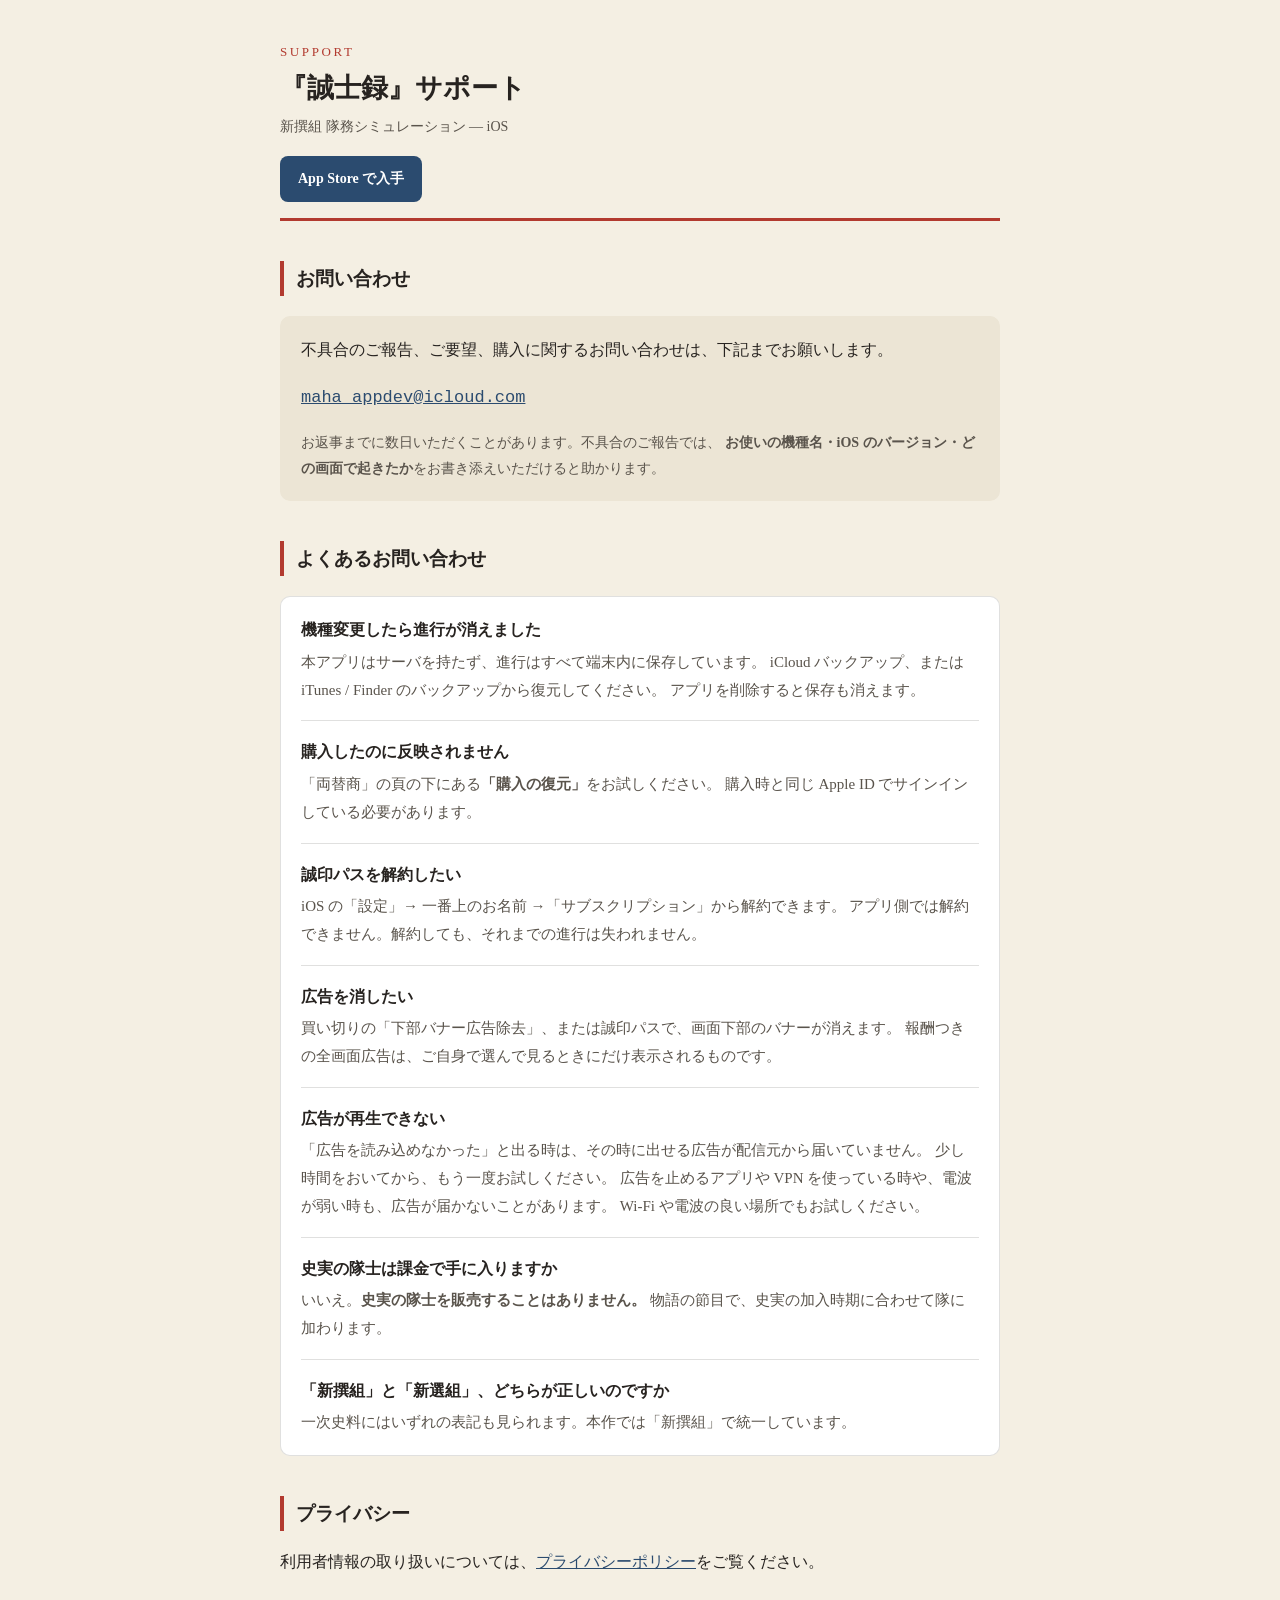
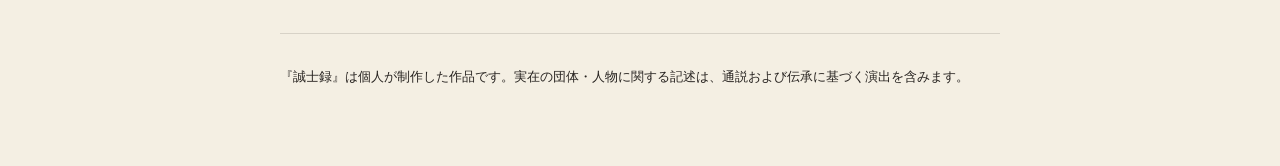
<file: index.html>
<!doctype html>
<html lang="ja">
<head>
<meta charset="utf-8">
<meta name="viewport" content="width=device-width, initial-scale=1">
<title>誠士録 サポート</title>
<meta name="description" content="iOS アプリ『誠士録 — 新撰組 隊務シミュレーション』のサポート窓口。">
<link rel="stylesheet" href="style.css">
</head>
<body>
<div class="wrap">

<header>
  <p class="kicker">SUPPORT</p>
  <h1>『誠士録』サポート</h1>
  <p>新撰組 隊務シミュレーション — iOS</p>
  <p><a class="store" href="https://apps.apple.com/jp/app/id6808052177">App Store で入手</a></p>
</header>

<h2>お問い合わせ</h2>

<div class="card contact">
  <p>不具合のご報告、ご要望、購入に関するお問い合わせは、下記までお願いします。</p>
  <p class="addr"><a href="mailto:maha_appdev@icloud.com">maha_appdev@icloud.com</a></p>
  <p class="soft">お返事までに数日いただくことがあります。不具合のご報告では、
  <strong>お使いの機種名・iOS のバージョン・どの画面で起きたか</strong>をお書き添えいただけると助かります。</p>
</div>

<h2 id="faq">よくあるお問い合わせ</h2>

<div class="card">
  <div class="qa">
    <p class="q">機種変更したら進行が消えました</p>
    <p class="a">本アプリはサーバを持たず、進行はすべて端末内に保存しています。
    iCloud バックアップ、または iTunes / Finder のバックアップから復元してください。
    アプリを削除すると保存も消えます。</p>
  </div>
  <div class="qa">
    <p class="q">購入したのに反映されません</p>
    <p class="a">「両替商」の頁の下にある<strong>「購入の復元」</strong>をお試しください。
    購入時と同じ Apple ID でサインインしている必要があります。</p>
  </div>
  <div class="qa">
    <p class="q">誠印パスを解約したい</p>
    <p class="a">iOS の「設定」→ 一番上のお名前 →「サブスクリプション」から解約できます。
    アプリ側では解約できません。解約しても、それまでの進行は失われません。</p>
  </div>
  <div class="qa">
    <p class="q">広告を消したい</p>
    <p class="a">買い切りの「下部バナー広告除去」、または誠印パスで、画面下部のバナーが消えます。
    報酬つきの全画面広告は、ご自身で選んで見るときにだけ表示されるものです。</p>
  </div>
  <div class="qa">
    <p class="q">広告が再生できない</p>
    <p class="a">「広告を読み込めなかった」と出る時は、その時に出せる広告が配信元から届いていません。
    少し時間をおいてから、もう一度お試しください。
    広告を止めるアプリや VPN を使っている時や、電波が弱い時も、広告が届かないことがあります。
    Wi-Fi や電波の良い場所でもお試しください。</p>
  </div>
  <div class="qa">
    <p class="q">史実の隊士は課金で手に入りますか</p>
    <p class="a">いいえ。<strong>史実の隊士を販売することはありません。</strong>
    物語の節目で、史実の加入時期に合わせて隊に加わります。</p>
  </div>
  <div class="qa">
    <p class="q">「新撰組」と「新選組」、どちらが正しいのですか</p>
    <p class="a">一次史料にはいずれの表記も見られます。本作では「新撰組」で統一しています。</p>
  </div>
</div>

<h2>プライバシー</h2>
<p>利用者情報の取り扱いについては、<a href="privacy.html">プライバシーポリシー</a>をご覧ください。</p>

<footer>
  <p>『誠士録』は個人が制作した作品です。実在の団体・人物に関する記述は、通説および伝承に基づく演出を含みます。</p>
</footer>

</div>
</body>
</html>
</file>
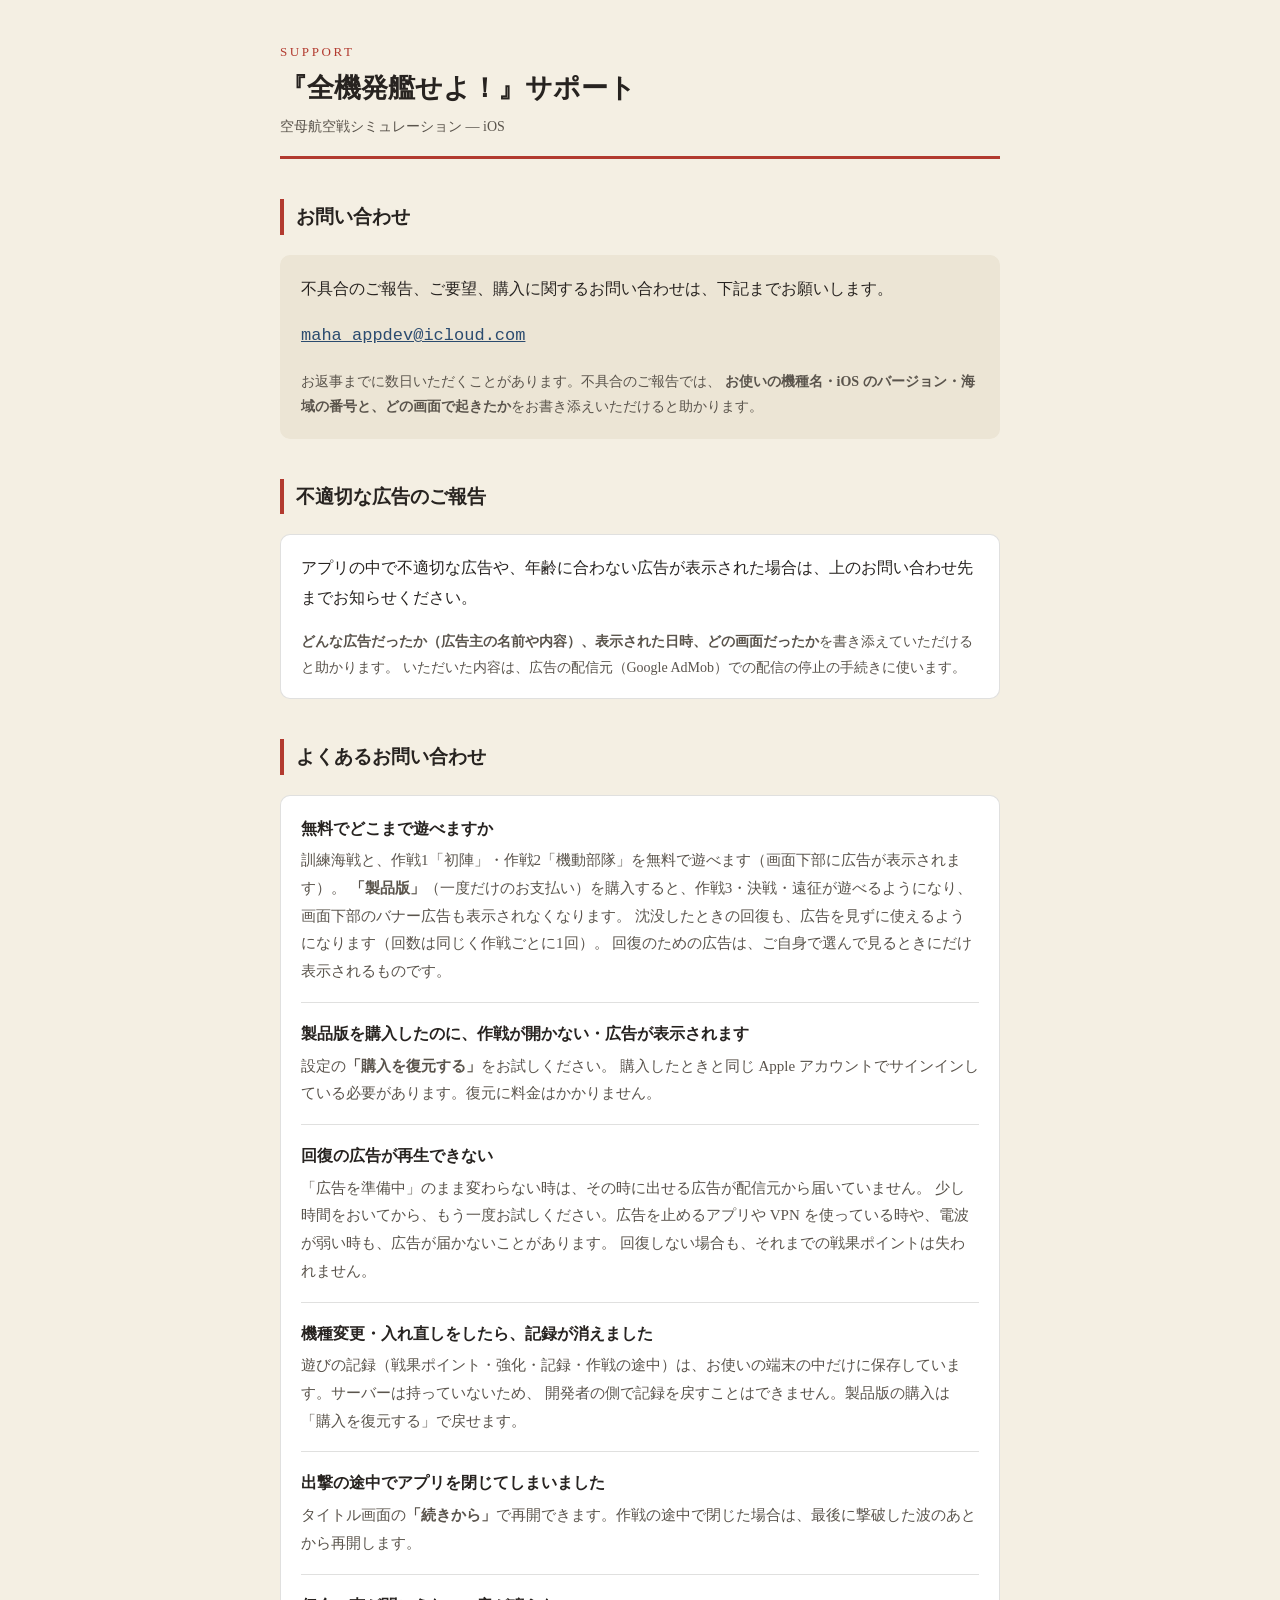
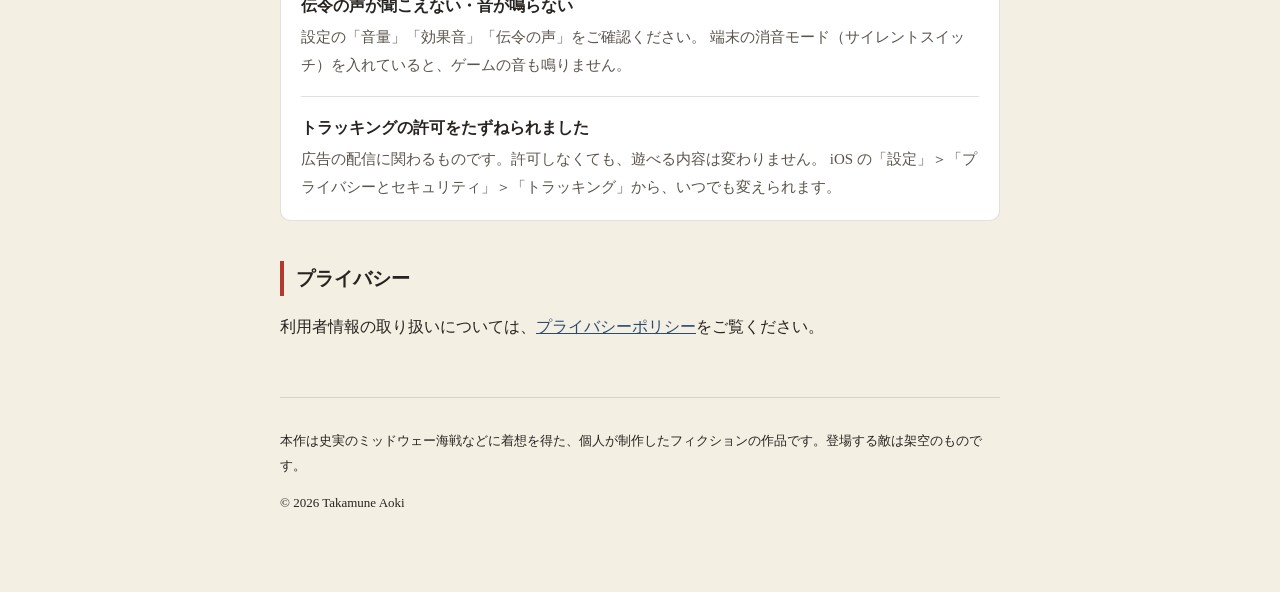
<file: kuubo/index.html>
<!doctype html>
<html lang="ja">
<head>
<meta charset="utf-8">
<meta name="viewport" content="width=device-width, initial-scale=1">
<title>全機発艦せよ！ サポート</title>
<meta name="description" content="iOS アプリ『全機発艦せよ！』のサポート窓口。">
<link rel="stylesheet" href="../style.css">
</head>
<body>
<div class="wrap">

<header>
  <p class="kicker">SUPPORT</p>
  <h1>『全機発艦せよ！』サポート</h1>
  <p>空母航空戦シミュレーション — iOS</p>
</header>

<h2>お問い合わせ</h2>

<div class="card contact">
  <p>不具合のご報告、ご要望、購入に関するお問い合わせは、下記までお願いします。</p>
  <p class="addr"><a href="mailto:maha_appdev@icloud.com">maha_appdev@icloud.com</a></p>
  <p class="soft">お返事までに数日いただくことがあります。不具合のご報告では、
  <strong>お使いの機種名・iOS のバージョン・海域の番号と、どの画面で起きたか</strong>をお書き添えいただけると助かります。</p>
</div>

<h2 id="report-ad">不適切な広告のご報告</h2>

<div class="card">
  <p>アプリの中で不適切な広告や、年齢に合わない広告が表示された場合は、上のお問い合わせ先までお知らせください。</p>
  <p class="soft"><strong>どんな広告だったか（広告主の名前や内容）、表示された日時、どの画面だったか</strong>を書き添えていただけると助かります。
  いただいた内容は、広告の配信元（Google AdMob）での配信の停止の手続きに使います。</p>
</div>

<h2 id="faq">よくあるお問い合わせ</h2>

<div class="card">
  <div class="qa">
    <p class="q">無料でどこまで遊べますか</p>
    <p class="a">訓練海戦と、作戦1「初陣」・作戦2「機動部隊」を無料で遊べます（画面下部に広告が表示されます）。
    <strong>「製品版」</strong>（一度だけのお支払い）を購入すると、作戦3・決戦・遠征が遊べるようになり、画面下部のバナー広告も表示されなくなります。
    沈没したときの回復も、広告を見ずに使えるようになります（回数は同じく作戦ごとに1回）。
    回復のための広告は、ご自身で選んで見るときにだけ表示されるものです。</p>
  </div>
  <div class="qa">
    <p class="q">製品版を購入したのに、作戦が開かない・広告が表示されます</p>
    <p class="a">設定の<strong>「購入を復元する」</strong>をお試しください。
    購入したときと同じ Apple アカウントでサインインしている必要があります。復元に料金はかかりません。</p>
  </div>
  <div class="qa">
    <p class="q">回復の広告が再生できない</p>
    <p class="a">「広告を準備中」のまま変わらない時は、その時に出せる広告が配信元から届いていません。
    少し時間をおいてから、もう一度お試しください。広告を止めるアプリや VPN を使っている時や、電波が弱い時も、広告が届かないことがあります。
    回復しない場合も、それまでの戦果ポイントは失われません。</p>
  </div>
  <div class="qa">
    <p class="q">機種変更・入れ直しをしたら、記録が消えました</p>
    <p class="a">遊びの記録（戦果ポイント・強化・記録・作戦の途中）は、お使いの端末の中だけに保存しています。サーバーは持っていないため、
    開発者の側で記録を戻すことはできません。製品版の購入は「購入を復元する」で戻せます。</p>
  </div>
  <div class="qa">
    <p class="q">出撃の途中でアプリを閉じてしまいました</p>
    <p class="a">タイトル画面の<strong>「続きから」</strong>で再開できます。作戦の途中で閉じた場合は、最後に撃破した波のあとから再開します。</p>
  </div>
  <div class="qa">
    <p class="q">伝令の声が聞こえない・音が鳴らない</p>
    <p class="a">設定の「音量」「効果音」「伝令の声」をご確認ください。
    端末の消音モード（サイレントスイッチ）を入れていると、ゲームの音も鳴りません。</p>
  </div>
  <div class="qa">
    <p class="q">トラッキングの許可をたずねられました</p>
    <p class="a">広告の配信に関わるものです。許可しなくても、遊べる内容は変わりません。
    iOS の「設定」＞「プライバシーとセキュリティ」＞「トラッキング」から、いつでも変えられます。</p>
  </div>
</div>

<h2>プライバシー</h2>
<p>利用者情報の取り扱いについては、<a href="privacy.html">プライバシーポリシー</a>をご覧ください。</p>

<footer>
  <p>本作は史実のミッドウェー海戦などに着想を得た、個人が制作したフィクションの作品です。登場する敵は架空のものです。</p>
  <p>© 2026 Takamune Aoki</p>
</footer>

</div>
</body>
</html>
</file>
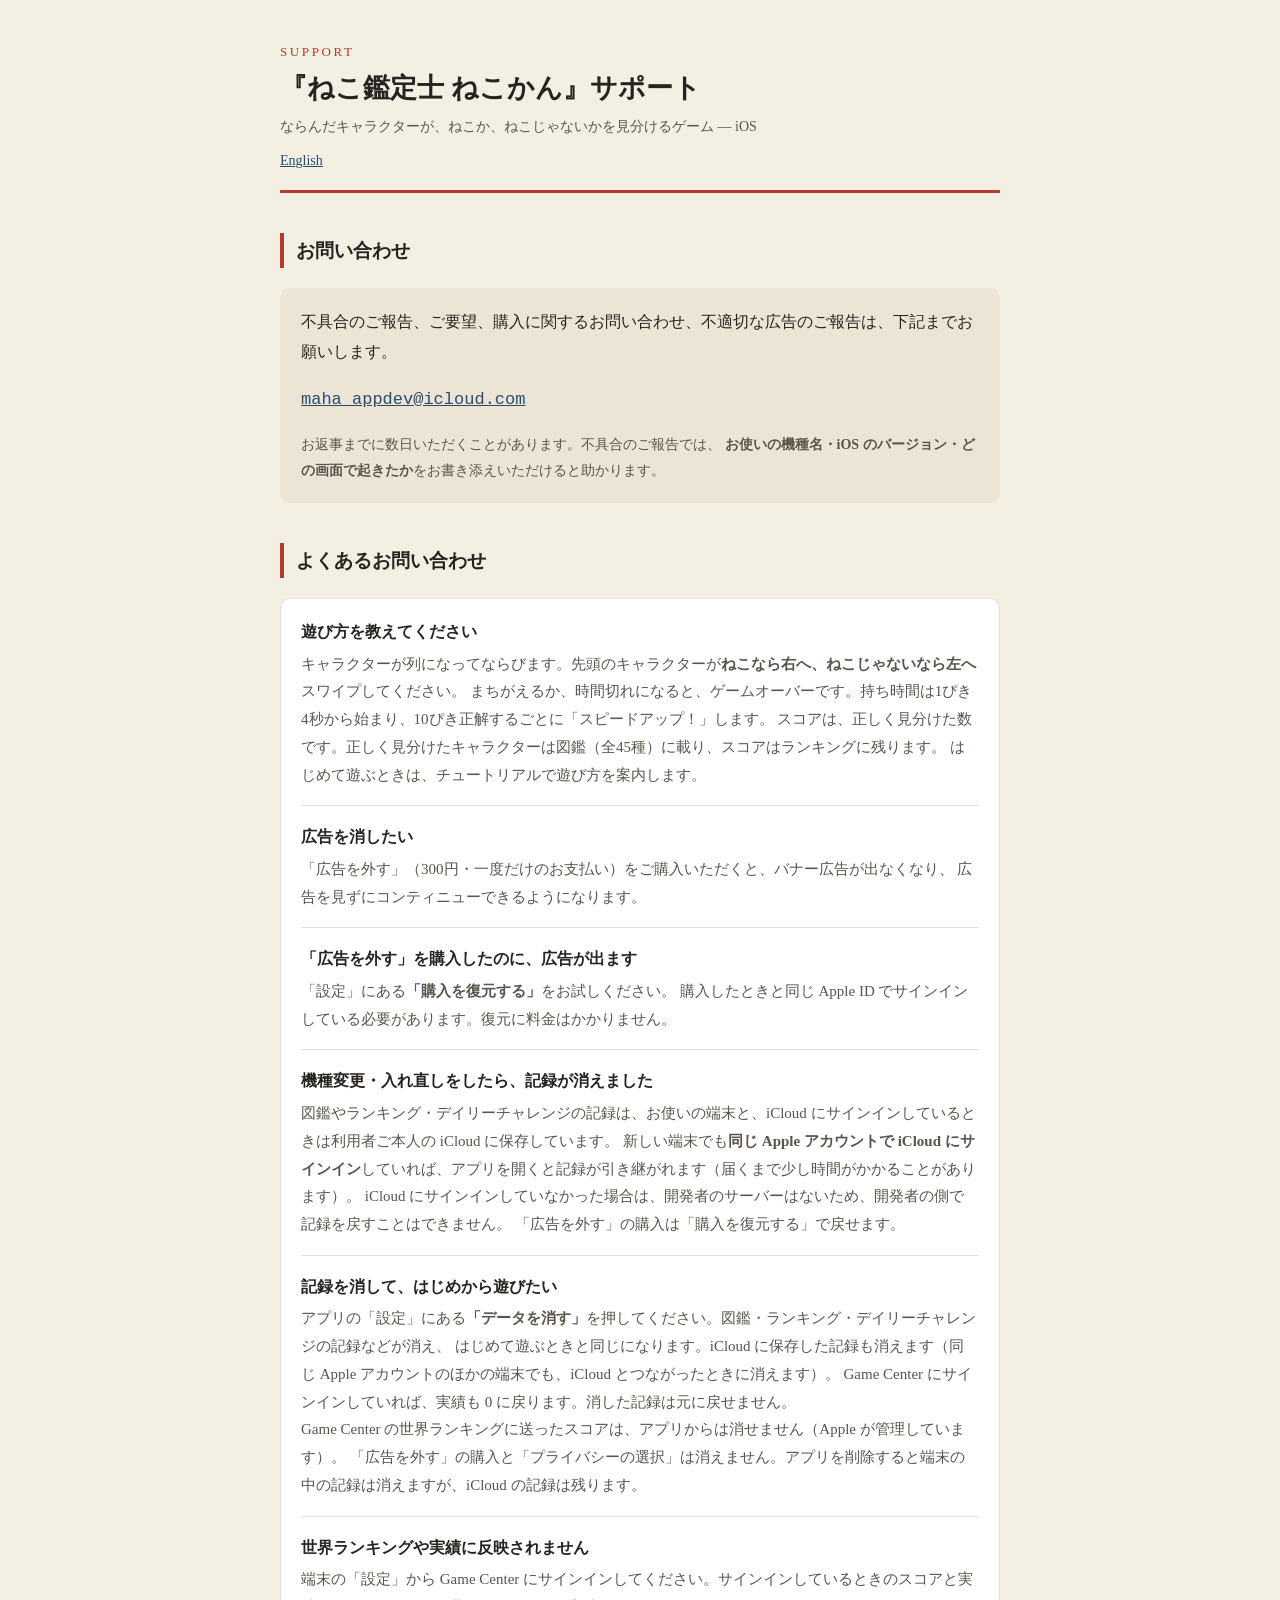
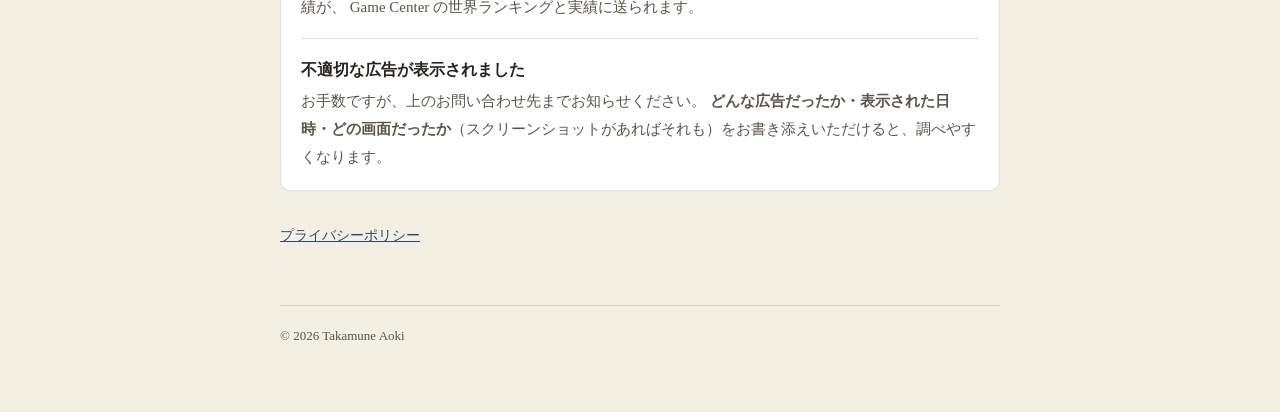
<file: nekokan/index.html>
<!doctype html>
<html lang="ja">
<head>
<meta charset="utf-8">
<meta name="viewport" content="width=device-width, initial-scale=1">
<title>ねこかん サポート</title>
<meta name="description" content="iOS アプリ『ねこ鑑定士 ねこかん』のサポート窓口。">
<link rel="stylesheet" href="../style.css">
<link rel="alternate" hreflang="ja" href="./">
<link rel="alternate" hreflang="en" href="en/">
</head>
<body>
<div class="wrap">

<header>
  <p class="kicker">SUPPORT</p>
  <h1>『ねこ鑑定士 ねこかん』サポート</h1>
  <p>ならんだキャラクターが、ねこか、ねこじゃないかを見分けるゲーム — iOS</p>
  <p class="soft"><a href="en/" lang="en" hreflang="en">English</a></p>
  <!-- App Store の道は、アプリ ID が決まったらここに置く:
  <p><a class="store" href="https://apps.apple.com/jp/app/id__________">App Store で入手</a></p>
  -->
</header>

<h2>お問い合わせ</h2>

<div class="card contact">
  <p>不具合のご報告、ご要望、購入に関するお問い合わせ、不適切な広告のご報告は、下記までお願いします。</p>
  <p class="addr"><a href="mailto:maha_appdev@icloud.com">maha_appdev@icloud.com</a></p>
  <p class="soft">お返事までに数日いただくことがあります。不具合のご報告では、
  <strong>お使いの機種名・iOS のバージョン・どの画面で起きたか</strong>をお書き添えいただけると助かります。</p>
</div>

<h2>よくあるお問い合わせ</h2>

<div class="card">
  <div class="qa">
    <p class="q">遊び方を教えてください</p>
    <p class="a">キャラクターが列になってならびます。先頭のキャラクターが<strong>ねこなら右へ、ねこじゃないなら左へ</strong>スワイプしてください。
    まちがえるか、時間切れになると、ゲームオーバーです。持ち時間は1ぴき4秒から始まり、10ぴき正解するごとに「スピードアップ！」します。
    スコアは、正しく見分けた数です。正しく見分けたキャラクターは図鑑（全45種）に載り、スコアはランキングに残ります。
    はじめて遊ぶときは、チュートリアルで遊び方を案内します。</p>
  </div>
  <div class="qa">
    <p class="q">広告を消したい</p>
    <p class="a">「広告を外す」（300円・一度だけのお支払い）をご購入いただくと、バナー広告が出なくなり、
    広告を見ずにコンティニューできるようになります。</p>
  </div>
  <div class="qa">
    <p class="q">「広告を外す」を購入したのに、広告が出ます</p>
    <p class="a">「設定」にある<strong>「購入を復元する」</strong>をお試しください。
    購入したときと同じ Apple ID でサインインしている必要があります。復元に料金はかかりません。</p>
  </div>
  <div class="qa">
    <p class="q">機種変更・入れ直しをしたら、記録が消えました</p>
    <p class="a">図鑑やランキング・デイリーチャレンジの記録は、お使いの端末と、iCloud にサインインしているときは利用者ご本人の iCloud に保存しています。
    新しい端末でも<strong>同じ Apple アカウントで iCloud にサインイン</strong>していれば、アプリを開くと記録が引き継がれます（届くまで少し時間がかかることがあります）。
    iCloud にサインインしていなかった場合は、開発者のサーバーはないため、開発者の側で記録を戻すことはできません。
    「広告を外す」の購入は「購入を復元する」で戻せます。</p>
  </div>
  <div class="qa">
    <p class="q">記録を消して、はじめから遊びたい</p>
    <p class="a">アプリの「設定」にある<strong>「データを消す」</strong>を押してください。図鑑・ランキング・デイリーチャレンジの記録などが消え、
    はじめて遊ぶときと同じになります。iCloud に保存した記録も消えます（同じ Apple アカウントのほかの端末でも、iCloud とつながったときに消えます）。
    Game Center にサインインしていれば、実績も 0 に戻ります。消した記録は元に戻せません。<br>
    Game Center の世界ランキングに送ったスコアは、アプリからは消せません（Apple が管理しています）。
    「広告を外す」の購入と「プライバシーの選択」は消えません。アプリを削除すると端末の中の記録は消えますが、iCloud の記録は残ります。</p>
  </div>
  <div class="qa">
    <p class="q">世界ランキングや実績に反映されません</p>
    <p class="a">端末の「設定」から Game Center にサインインしてください。サインインしているときのスコアと実績が、
    Game Center の世界ランキングと実績に送られます。</p>
  </div>
  <div class="qa">
    <p class="q">不適切な広告が表示されました</p>
    <p class="a">お手数ですが、上のお問い合わせ先までお知らせください。
    <strong>どんな広告だったか・表示された日時・どの画面だったか</strong>（スクリーンショットがあればそれも）をお書き添えいただけると、調べやすくなります。</p>
  </div>
</div>

<nav class="crumbs"><a href="privacy.html">プライバシーポリシー</a></nav>

<footer>© 2026 Takamune Aoki</footer>

</div>
</body>
</html>
</file>
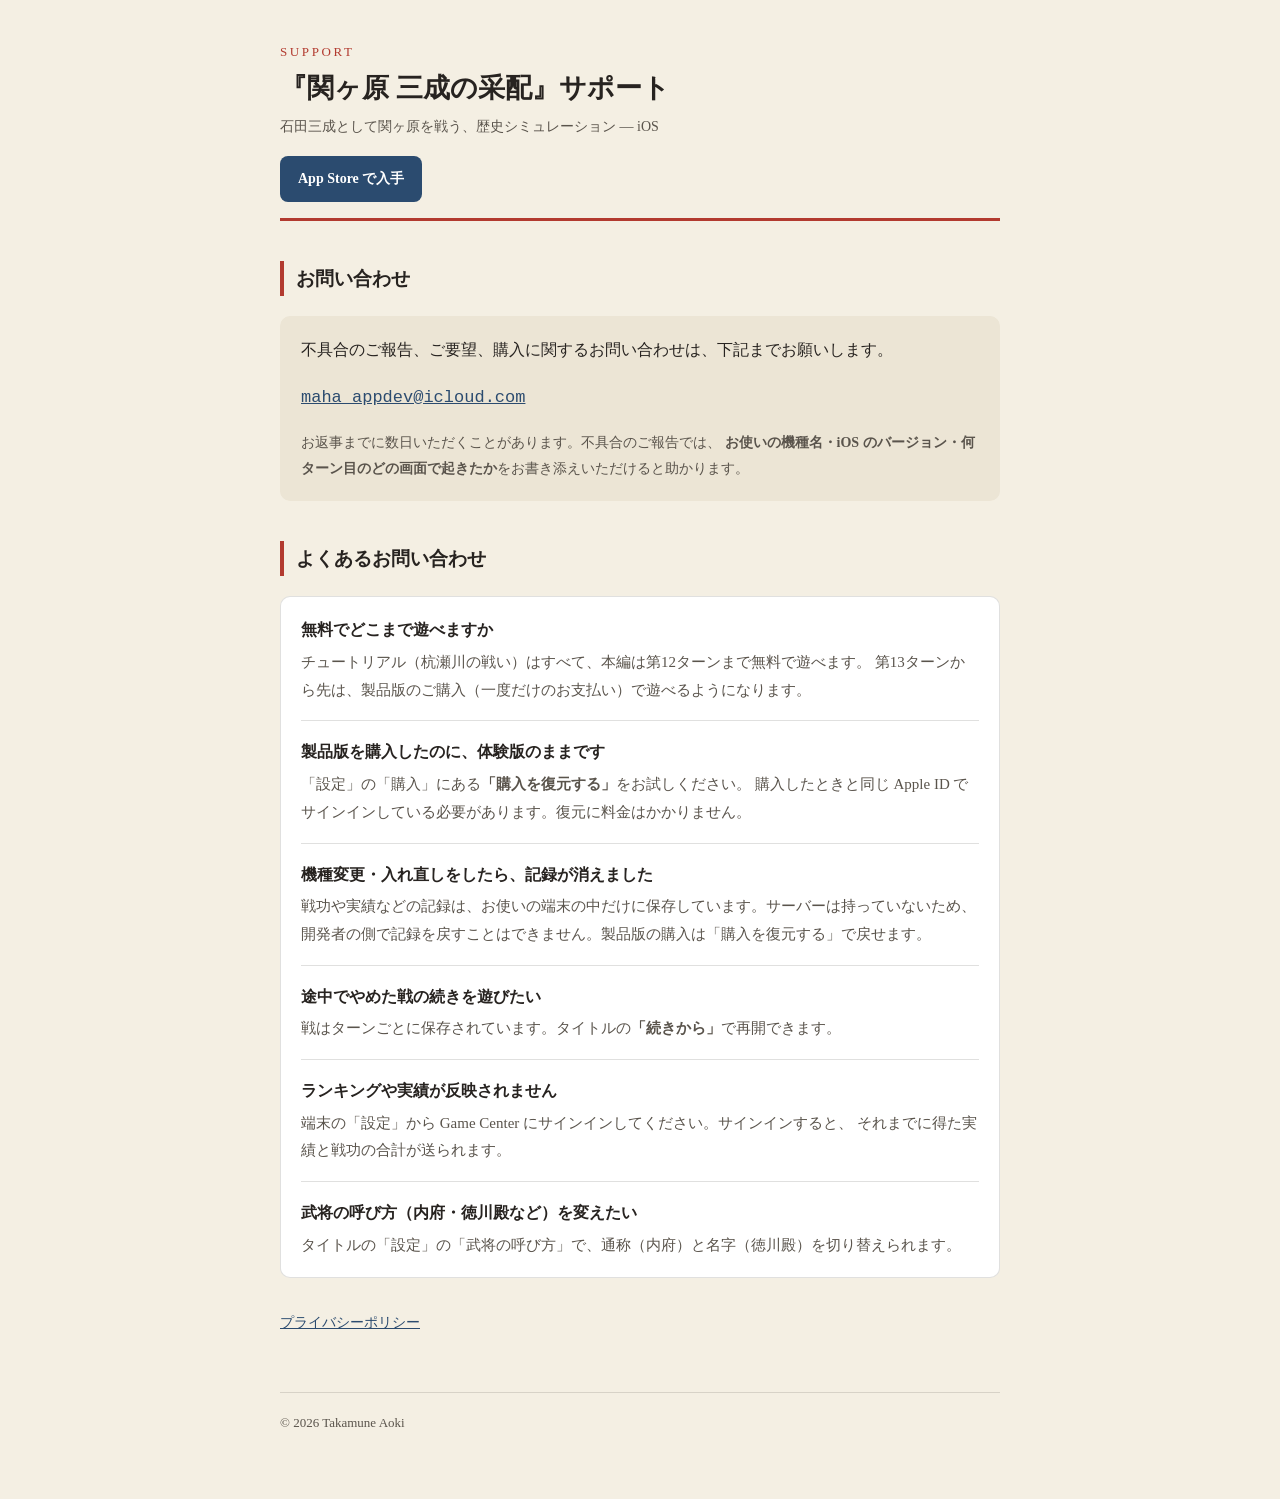
<file: sekigahara/index.html>
<!doctype html>
<html lang="ja">
<head>
<meta charset="utf-8">
<meta name="viewport" content="width=device-width, initial-scale=1">
<title>関ヶ原 サポート</title>
<meta name="description" content="iOS アプリ『関ヶ原 三成の采配』のサポート窓口。">
<link rel="stylesheet" href="../style.css">
</head>
<body>
<div class="wrap">

<header>
  <p class="kicker">SUPPORT</p>
  <h1>『関ヶ原 三成の采配』サポート</h1>
  <p>石田三成として関ヶ原を戦う、歴史シミュレーション — iOS</p>
  <p><a class="store" href="https://apps.apple.com/jp/app/id6819525521">App Store で入手</a></p>
</header>

<h2>お問い合わせ</h2>

<div class="card contact">
  <p>不具合のご報告、ご要望、購入に関するお問い合わせは、下記までお願いします。</p>
  <p class="addr"><a href="mailto:maha_appdev@icloud.com">maha_appdev@icloud.com</a></p>
  <p class="soft">お返事までに数日いただくことがあります。不具合のご報告では、
  <strong>お使いの機種名・iOS のバージョン・何ターン目のどの画面で起きたか</strong>をお書き添えいただけると助かります。</p>
</div>

<h2>よくあるお問い合わせ</h2>

<div class="card">
  <div class="qa">
    <p class="q">無料でどこまで遊べますか</p>
    <p class="a">チュートリアル（杭瀬川の戦い）はすべて、本編は第12ターンまで無料で遊べます。
    第13ターンから先は、製品版のご購入（一度だけのお支払い）で遊べるようになります。</p>
  </div>
  <div class="qa">
    <p class="q">製品版を購入したのに、体験版のままです</p>
    <p class="a">「設定」の「購入」にある<strong>「購入を復元する」</strong>をお試しください。
    購入したときと同じ Apple ID でサインインしている必要があります。復元に料金はかかりません。</p>
  </div>
  <div class="qa">
    <p class="q">機種変更・入れ直しをしたら、記録が消えました</p>
    <p class="a">戦功や実績などの記録は、お使いの端末の中だけに保存しています。サーバーは持っていないため、
    開発者の側で記録を戻すことはできません。製品版の購入は「購入を復元する」で戻せます。</p>
  </div>
  <div class="qa">
    <p class="q">途中でやめた戦の続きを遊びたい</p>
    <p class="a">戦はターンごとに保存されています。タイトルの<strong>「続きから」</strong>で再開できます。</p>
  </div>
  <div class="qa">
    <p class="q">ランキングや実績が反映されません</p>
    <p class="a">端末の「設定」から Game Center にサインインしてください。サインインすると、
    それまでに得た実績と戦功の合計が送られます。</p>
  </div>
  <div class="qa">
    <p class="q">武将の呼び方（内府・徳川殿など）を変えたい</p>
    <p class="a">タイトルの「設定」の「武将の呼び方」で、通称（内府）と名字（徳川殿）を切り替えられます。</p>
  </div>
</div>

<nav class="crumbs"><a href="privacy.html">プライバシーポリシー</a></nav>

<footer>© 2026 Takamune Aoki</footer>

</div>
</body>
</html>
</file>
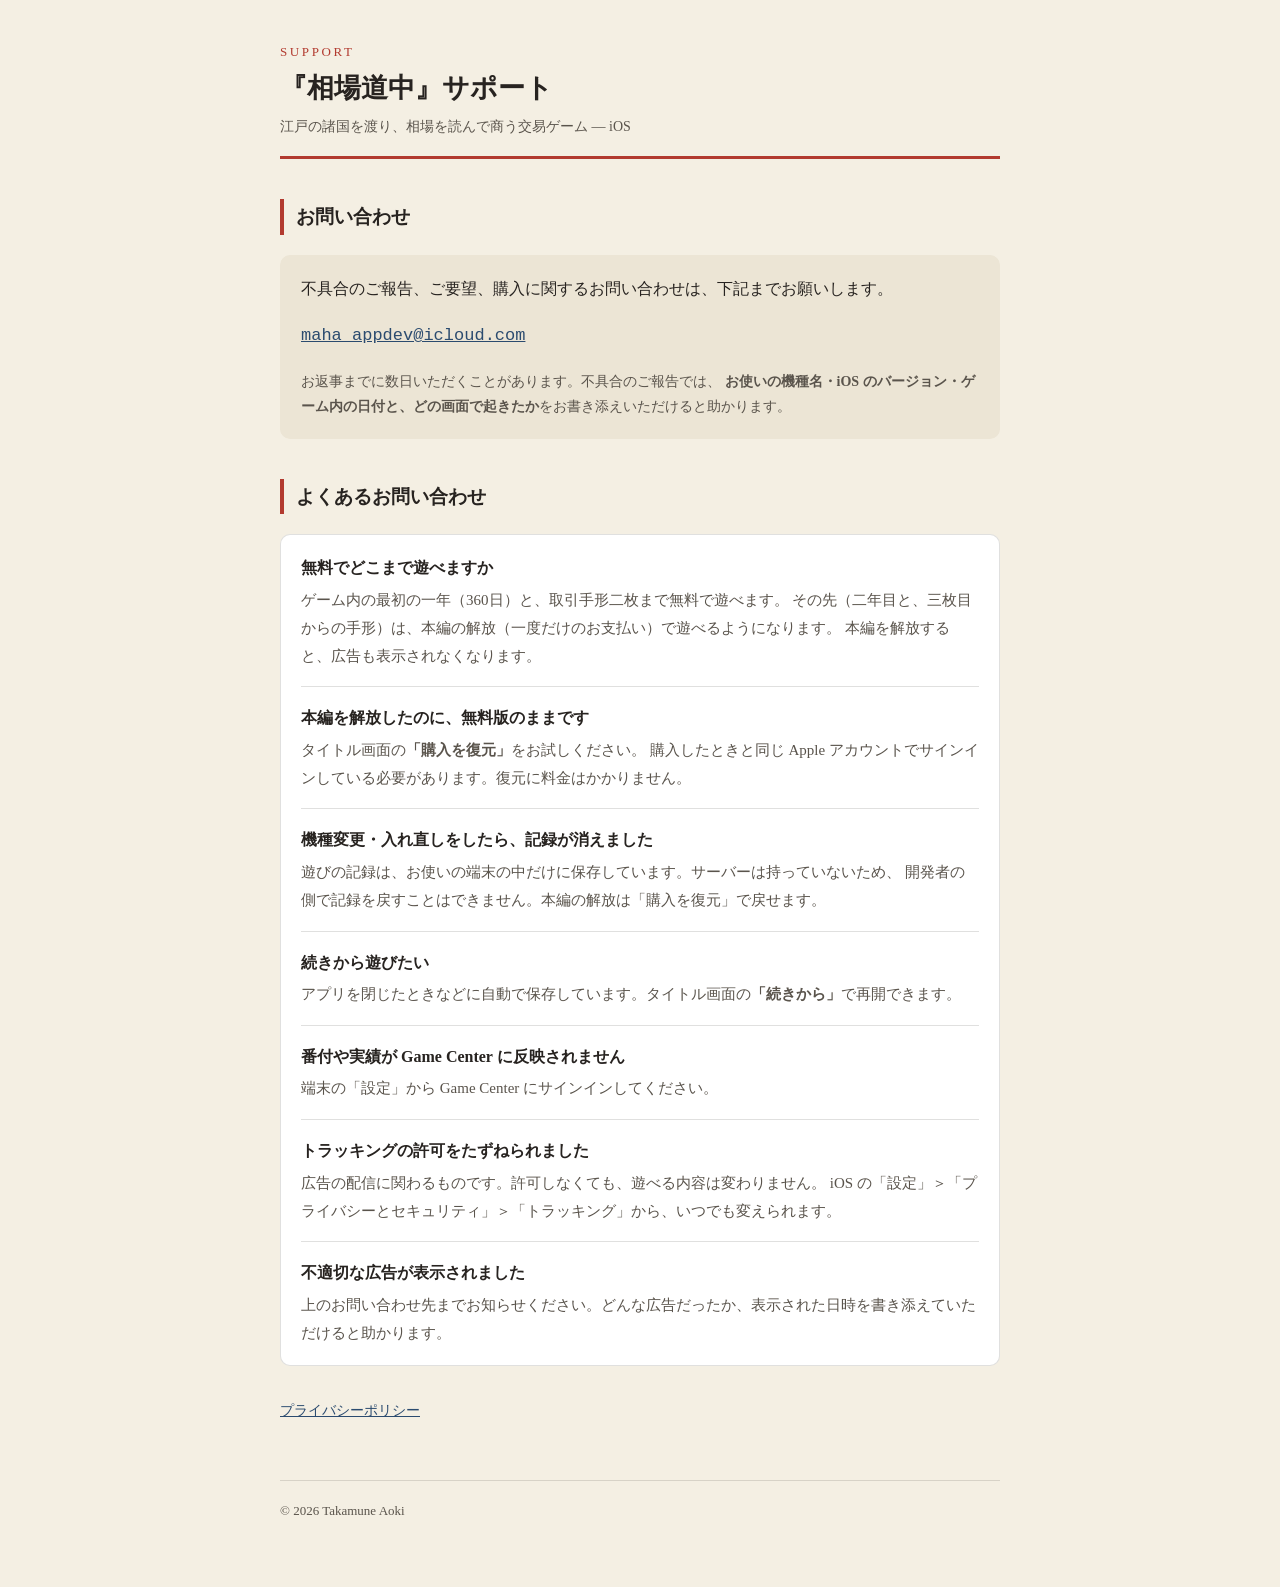
<file: soba-dochu/index.html>
<!doctype html>
<html lang="ja">
<head>
<meta charset="utf-8">
<meta name="viewport" content="width=device-width, initial-scale=1">
<title>相場道中 サポート</title>
<meta name="description" content="iOS アプリ『相場道中』のサポート窓口。">
<link rel="stylesheet" href="../style.css">
</head>
<body>
<div class="wrap">

<header>
  <p class="kicker">SUPPORT</p>
  <h1>『相場道中』サポート</h1>
  <p>江戸の諸国を渡り、相場を読んで商う交易ゲーム — iOS</p>
</header>

<h2>お問い合わせ</h2>

<div class="card contact">
  <p>不具合のご報告、ご要望、購入に関するお問い合わせは、下記までお願いします。</p>
  <p class="addr"><a href="mailto:maha_appdev@icloud.com">maha_appdev@icloud.com</a></p>
  <p class="soft">お返事までに数日いただくことがあります。不具合のご報告では、
  <strong>お使いの機種名・iOS のバージョン・ゲーム内の日付と、どの画面で起きたか</strong>をお書き添えいただけると助かります。</p>
</div>

<h2>よくあるお問い合わせ</h2>

<div class="card">
  <div class="qa">
    <p class="q">無料でどこまで遊べますか</p>
    <p class="a">ゲーム内の最初の一年（360日）と、取引手形二枚まで無料で遊べます。
    その先（二年目と、三枚目からの手形）は、本編の解放（一度だけのお支払い）で遊べるようになります。
    本編を解放すると、広告も表示されなくなります。</p>
  </div>
  <div class="qa">
    <p class="q">本編を解放したのに、無料版のままです</p>
    <p class="a">タイトル画面の<strong>「購入を復元」</strong>をお試しください。
    購入したときと同じ Apple アカウントでサインインしている必要があります。復元に料金はかかりません。</p>
  </div>
  <div class="qa">
    <p class="q">機種変更・入れ直しをしたら、記録が消えました</p>
    <p class="a">遊びの記録は、お使いの端末の中だけに保存しています。サーバーは持っていないため、
    開発者の側で記録を戻すことはできません。本編の解放は「購入を復元」で戻せます。</p>
  </div>
  <div class="qa">
    <p class="q">続きから遊びたい</p>
    <p class="a">アプリを閉じたときなどに自動で保存しています。タイトル画面の<strong>「続きから」</strong>で再開できます。</p>
  </div>
  <div class="qa">
    <p class="q">番付や実績が Game Center に反映されません</p>
    <p class="a">端末の「設定」から Game Center にサインインしてください。</p>
  </div>
  <div class="qa">
    <p class="q">トラッキングの許可をたずねられました</p>
    <p class="a">広告の配信に関わるものです。許可しなくても、遊べる内容は変わりません。
    iOS の「設定」＞「プライバシーとセキュリティ」＞「トラッキング」から、いつでも変えられます。</p>
  </div>
  <div class="qa">
    <p class="q">不適切な広告が表示されました</p>
    <p class="a">上のお問い合わせ先までお知らせください。どんな広告だったか、表示された日時を書き添えていただけると助かります。</p>
  </div>
</div>

<nav class="crumbs"><a href="privacy.html">プライバシーポリシー</a></nav>

<footer>© 2026 Takamune Aoki</footer>

</div>
</body>
</html>
</file>
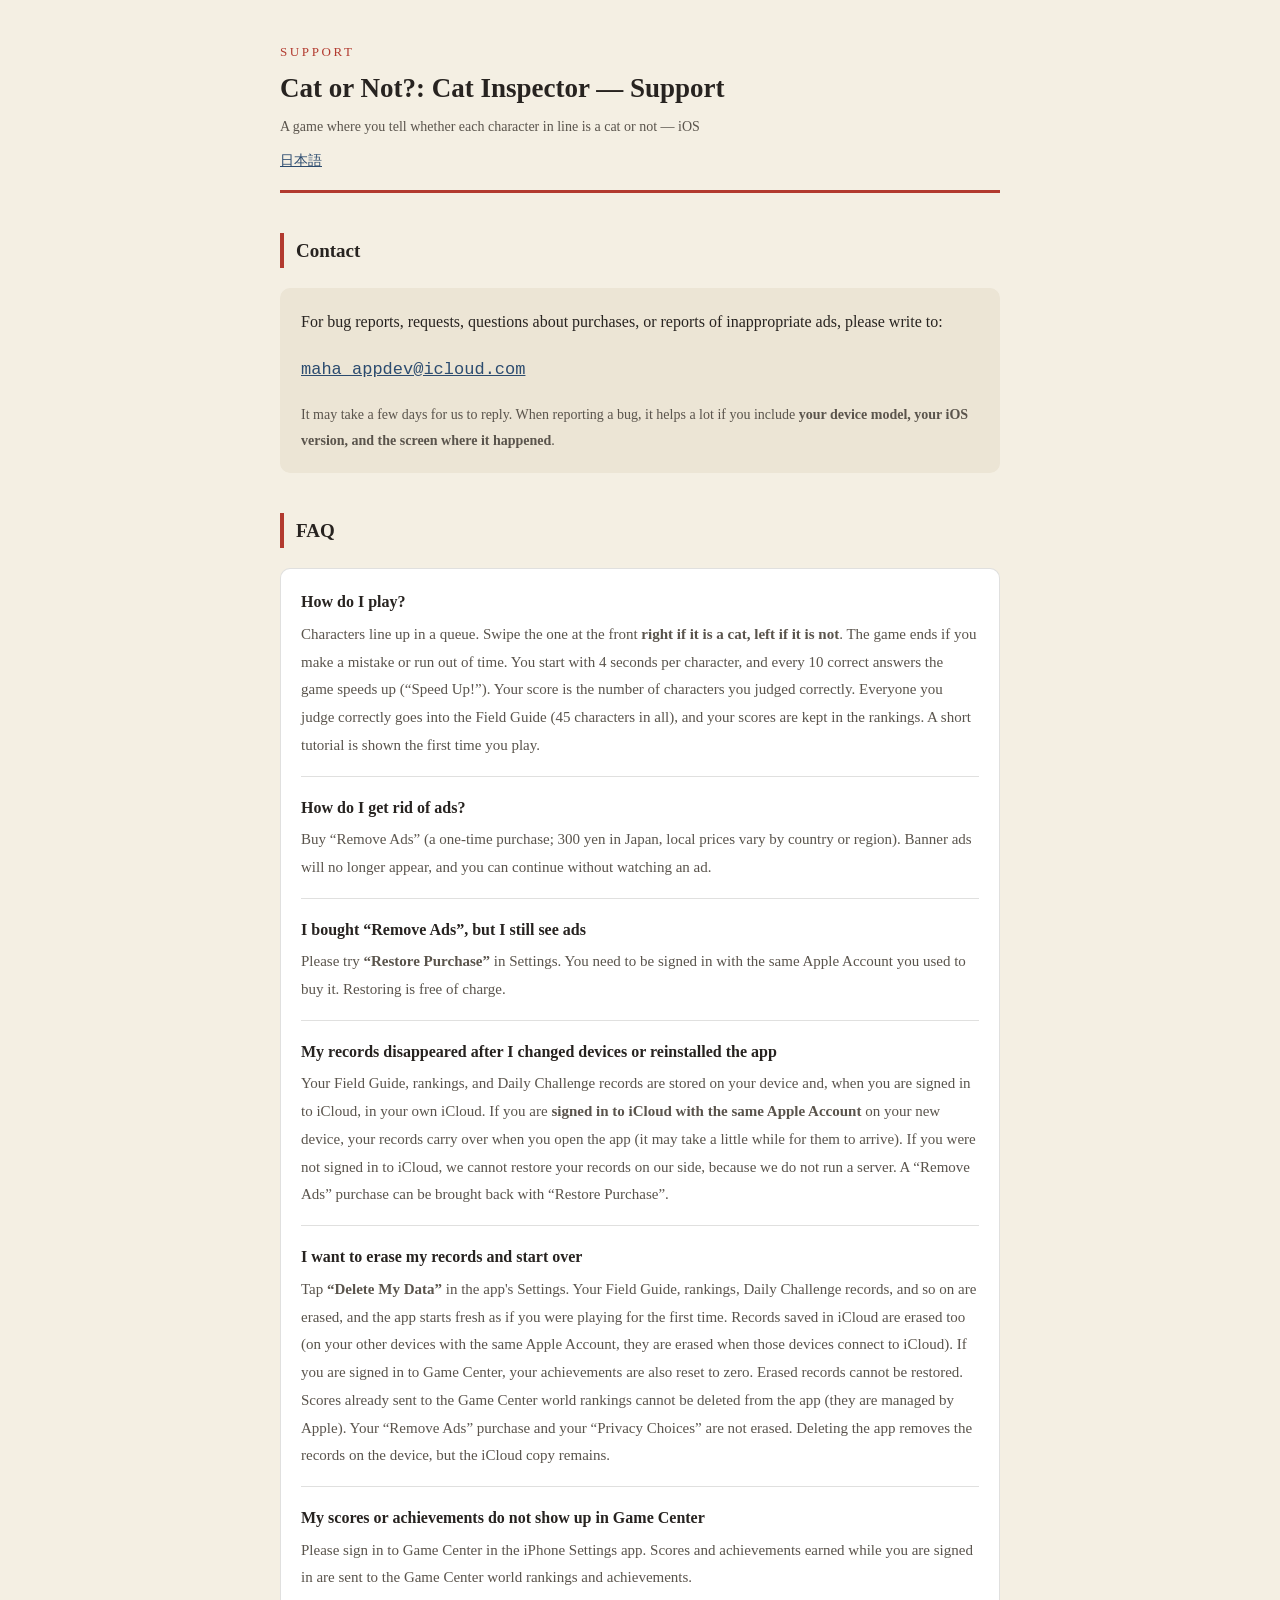
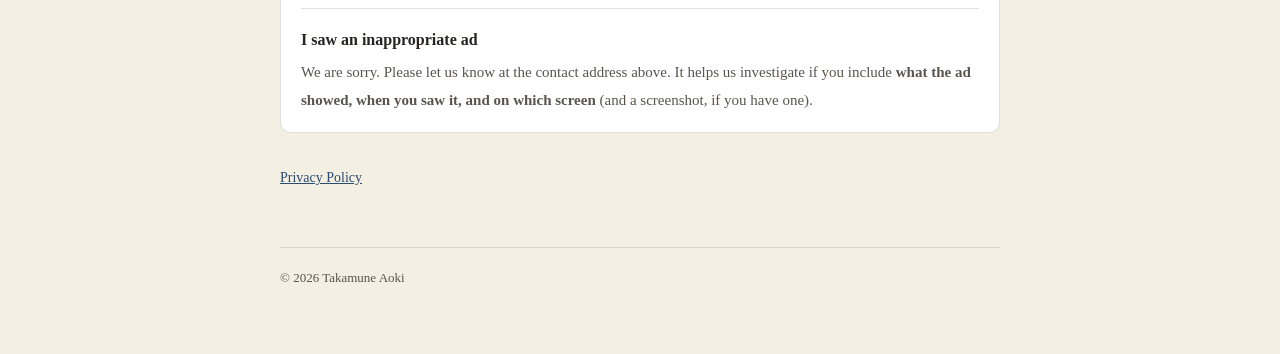
<file: nekokan/en/index.html>
<!doctype html>
<html lang="en">
<head>
<meta charset="utf-8">
<meta name="viewport" content="width=device-width, initial-scale=1">
<title>Cat or Not? Support</title>
<meta name="description" content="Support for the iOS app “Cat or Not?: Cat Inspector”.">
<link rel="stylesheet" href="../../style.css">
<link rel="alternate" hreflang="ja" href="../">
<link rel="alternate" hreflang="en" href="./">
</head>
<body>
<div class="wrap">

<header>
  <p class="kicker">SUPPORT</p>
  <h1>Cat or Not?: Cat Inspector — Support</h1>
  <p>A game where you tell whether each character in line is a cat or not — iOS</p>
  <p class="soft"><a href="../" lang="ja" hreflang="ja">日本語</a></p>
  <!-- Put the App Store link here once the app ID is known:
  <p><a class="store" href="https://apps.apple.com/app/id__________">Download on the App Store</a></p>
  -->
</header>

<h2>Contact</h2>

<div class="card contact">
  <p>For bug reports, requests, questions about purchases, or reports of inappropriate ads, please write to:</p>
  <p class="addr"><a href="mailto:maha_appdev@icloud.com">maha_appdev@icloud.com</a></p>
  <p class="soft">It may take a few days for us to reply. When reporting a bug, it helps a lot if you include
  <strong>your device model, your iOS version, and the screen where it happened</strong>.</p>
</div>

<h2>FAQ</h2>

<div class="card">
  <div class="qa">
    <p class="q">How do I play?</p>
    <p class="a">Characters line up in a queue. Swipe the one at the front <strong>right if it is a cat, left if it is not</strong>.
    The game ends if you make a mistake or run out of time. You start with 4 seconds per character, and every 10 correct answers
    the game speeds up (“Speed Up!”). Your score is the number of characters you judged correctly.
    Everyone you judge correctly goes into the Field Guide (45 characters in all), and your scores are kept in the rankings.
    A short tutorial is shown the first time you play.</p>
  </div>
  <div class="qa">
    <p class="q">How do I get rid of ads?</p>
    <p class="a">Buy “Remove Ads” (a one-time purchase; 300 yen in Japan, local prices vary by country or region).
    Banner ads will no longer appear, and you can continue without watching an ad.</p>
  </div>
  <div class="qa">
    <p class="q">I bought “Remove Ads”, but I still see ads</p>
    <p class="a">Please try <strong>“Restore Purchase”</strong> in Settings.
    You need to be signed in with the same Apple Account you used to buy it. Restoring is free of charge.</p>
  </div>
  <div class="qa">
    <p class="q">My records disappeared after I changed devices or reinstalled the app</p>
    <p class="a">Your Field Guide, rankings, and Daily Challenge records are stored on your device and, when you are signed in to iCloud, in your own iCloud.
    If you are <strong>signed in to iCloud with the same Apple Account</strong> on your new device, your records carry over when you open the app (it may take a little while for them to arrive).
    If you were not signed in to iCloud, we cannot restore your records on our side, because we do not run a server.
    A “Remove Ads” purchase can be brought back with “Restore Purchase”.</p>
  </div>
  <div class="qa">
    <p class="q">I want to erase my records and start over</p>
    <p class="a">Tap <strong>“Delete My Data”</strong> in the app's Settings. Your Field Guide, rankings, Daily Challenge records, and so on are erased,
    and the app starts fresh as if you were playing for the first time. Records saved in iCloud are erased too (on your other devices with the same Apple Account, they are erased when those devices connect to iCloud).
    If you are signed in to Game Center, your achievements are also reset to zero. Erased records cannot be restored.<br>
    Scores already sent to the Game Center world rankings cannot be deleted from the app (they are managed by Apple).
    Your “Remove Ads” purchase and your “Privacy Choices” are not erased. Deleting the app removes the records on the device, but the iCloud copy remains.</p>
  </div>
  <div class="qa">
    <p class="q">My scores or achievements do not show up in Game Center</p>
    <p class="a">Please sign in to Game Center in the iPhone Settings app. Scores and achievements earned while you are signed in
    are sent to the Game Center world rankings and achievements.</p>
  </div>
  <div class="qa">
    <p class="q">I saw an inappropriate ad</p>
    <p class="a">We are sorry. Please let us know at the contact address above.
    It helps us investigate if you include <strong>what the ad showed, when you saw it, and on which screen</strong> (and a screenshot, if you have one).</p>
  </div>
</div>

<nav class="crumbs"><a href="privacy.html">Privacy Policy</a></nav>

<footer>© 2026 Takamune Aoki</footer>

</div>
</body>
</html>
</file>
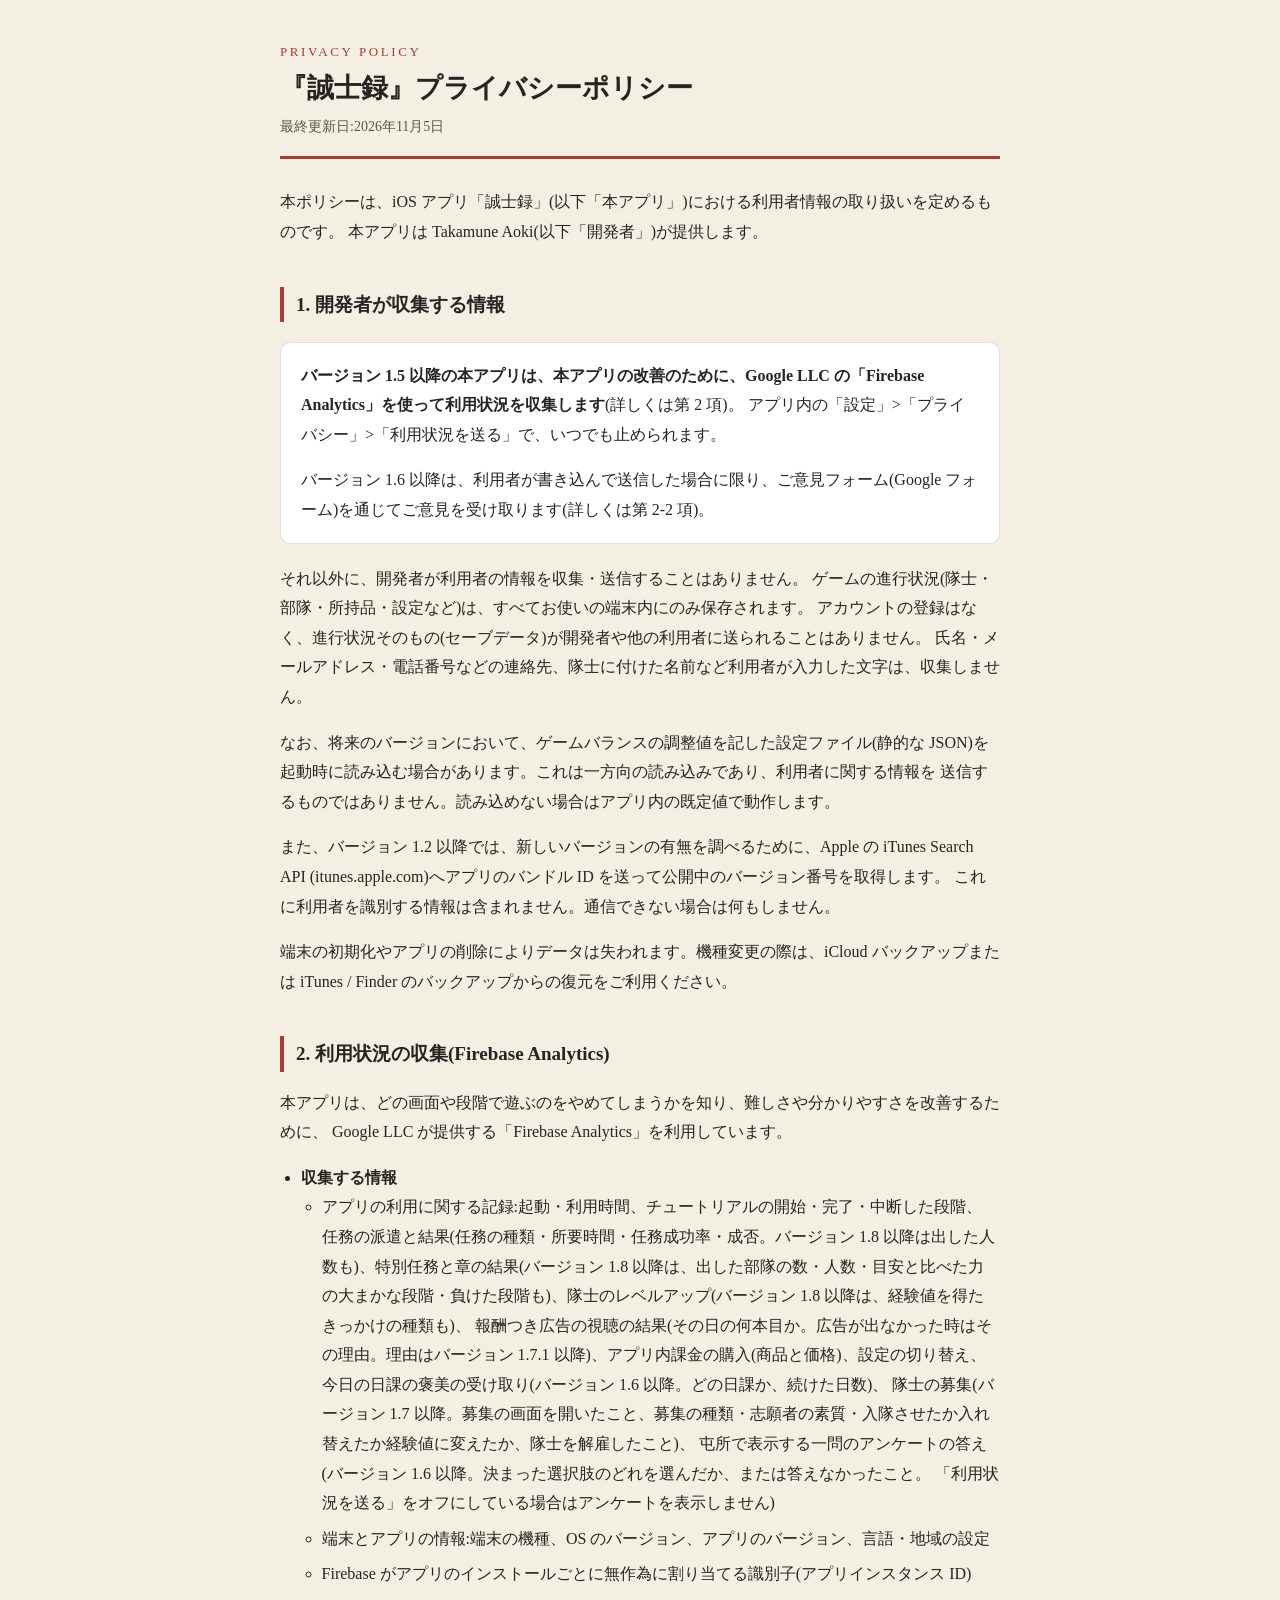
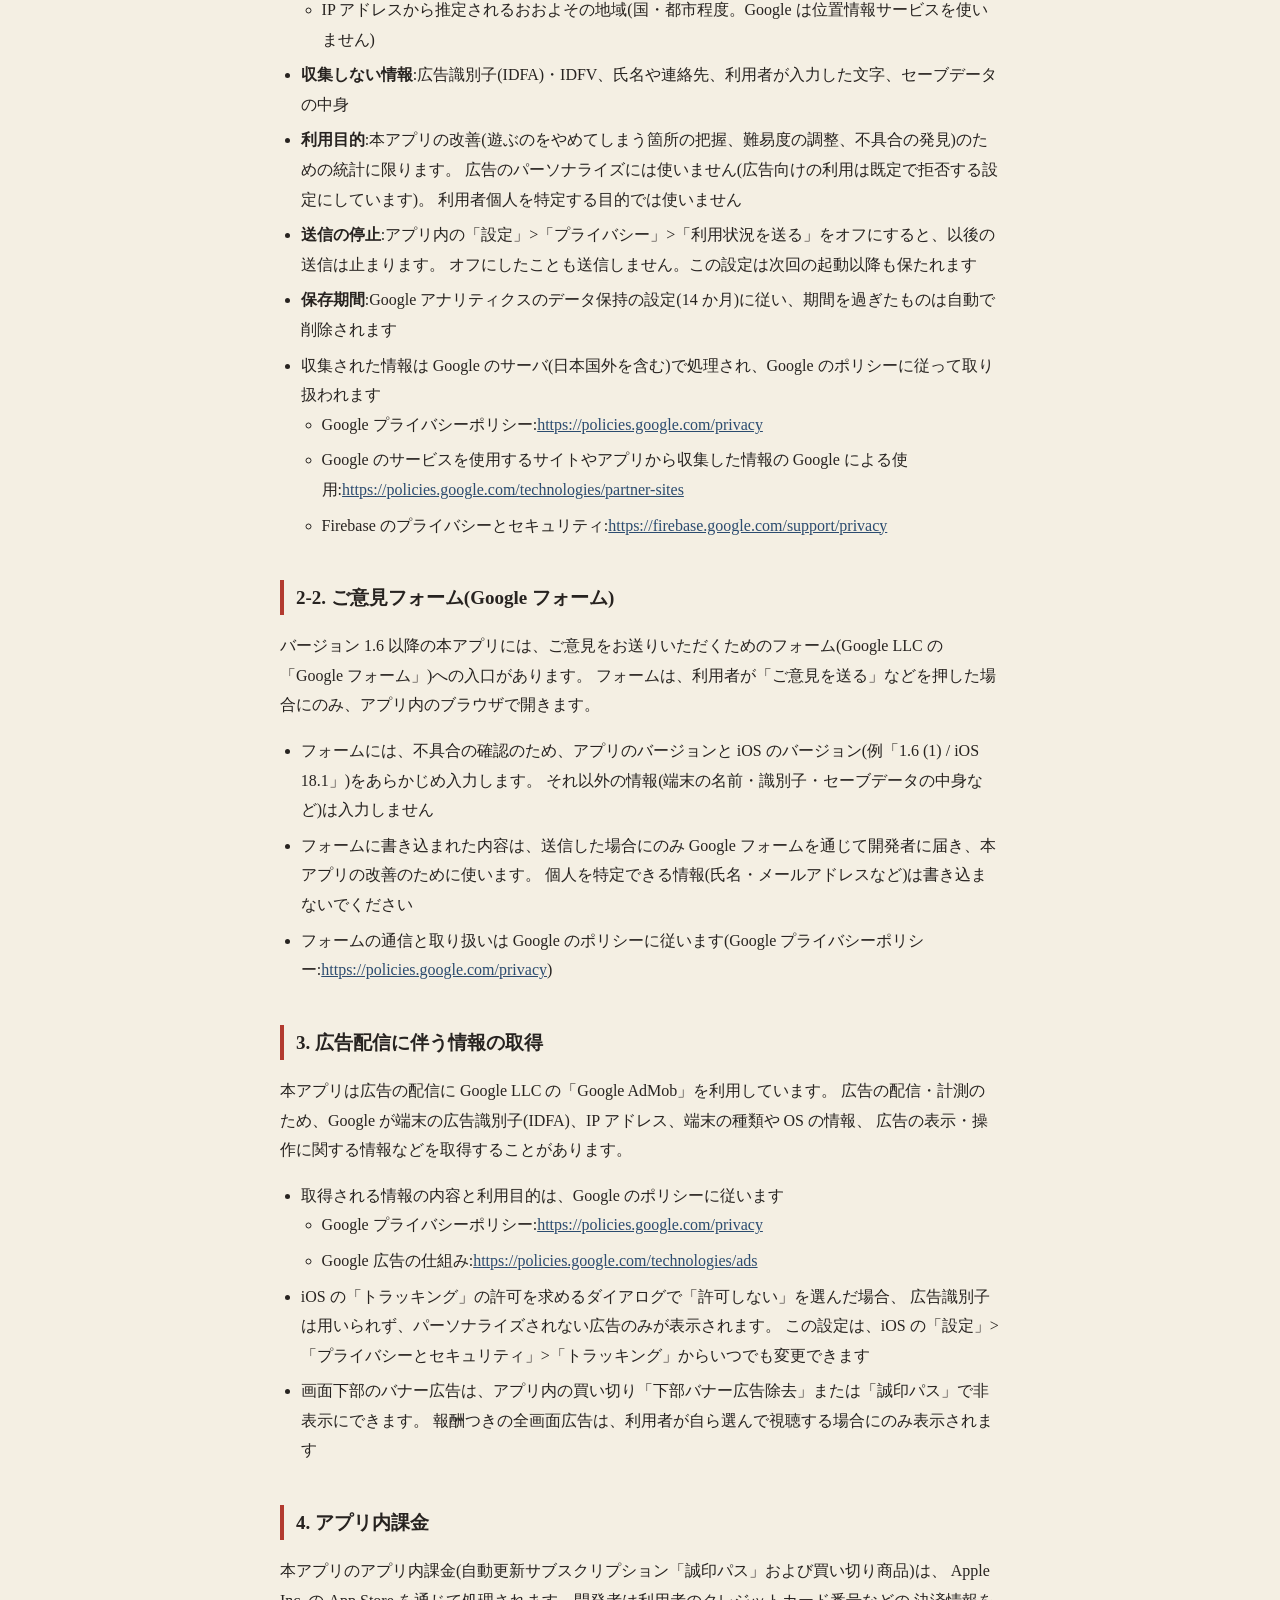
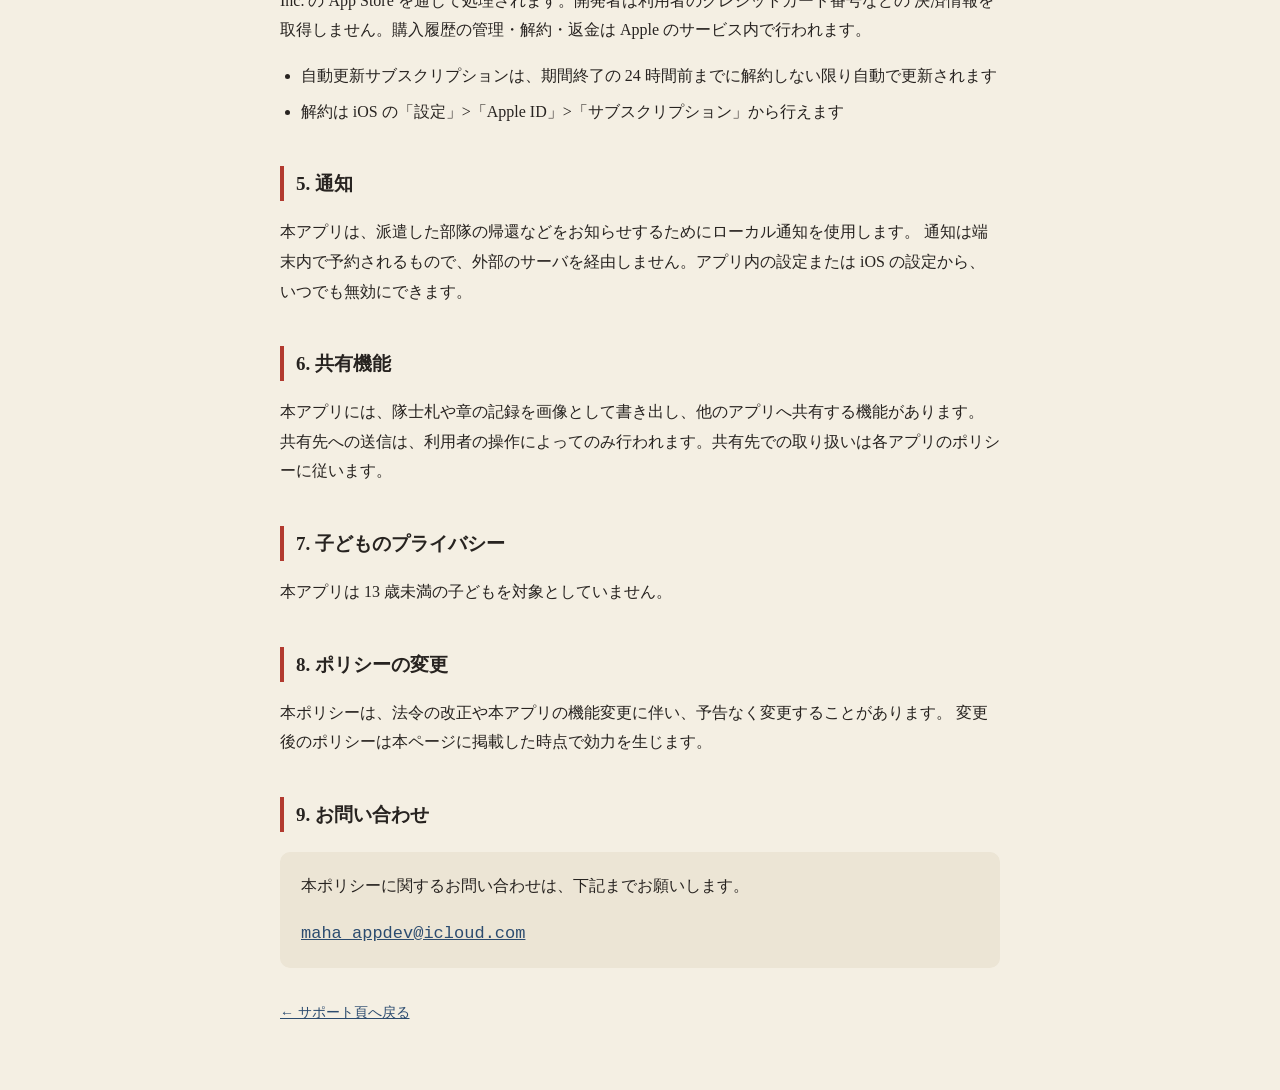
<file: privacy.html>
<!doctype html>
<html lang="ja">
<head>
<meta charset="utf-8">
<meta name="viewport" content="width=device-width, initial-scale=1">
<title>誠士録 プライバシーポリシー</title>
<meta name="description" content="iOS アプリ『誠士録』における利用者情報の取り扱い。">
<link rel="stylesheet" href="style.css">
</head>
<body>
<div class="wrap">

<header>
  <p class="kicker">PRIVACY POLICY</p>
  <h1>『誠士録』プライバシーポリシー</h1>
  <p>最終更新日:2026年11月5日</p>
</header>

<p>本ポリシーは、iOS アプリ「誠士録」(以下「本アプリ」)における利用者情報の取り扱いを定めるものです。
本アプリは Takamune Aoki(以下「開発者」)が提供します。</p>

<h2>1. 開発者が収集する情報</h2>

<div class="card">
  <p><strong>バージョン 1.5 以降の本アプリは、本アプリの改善のために、Google LLC の「Firebase Analytics」を使って利用状況を収集します</strong>(詳しくは第 2 項)。
  アプリ内の「設定」&gt;「プライバシー」&gt;「利用状況を送る」で、いつでも止められます。</p>
  <p>バージョン 1.6 以降は、利用者が書き込んで送信した場合に限り、ご意見フォーム(Google フォーム)を通じてご意見を受け取ります(詳しくは第 2-2 項)。</p>
</div>

<p>それ以外に、開発者が利用者の情報を収集・送信することはありません。
ゲームの進行状況(隊士・部隊・所持品・設定など)は、すべてお使いの端末内にのみ保存されます。
アカウントの登録はなく、進行状況そのもの(セーブデータ)が開発者や他の利用者に送られることはありません。
氏名・メールアドレス・電話番号などの連絡先、隊士に付けた名前など利用者が入力した文字は、収集しません。</p>

<p>なお、将来のバージョンにおいて、ゲームバランスの調整値を記した設定ファイル(静的な JSON)を
起動時に読み込む場合があります。これは一方向の読み込みであり、利用者に関する情報を
送信するものではありません。読み込めない場合はアプリ内の既定値で動作します。</p>

<p>また、バージョン 1.2 以降では、新しいバージョンの有無を調べるために、Apple の iTunes Search API
(itunes.apple.com)へアプリのバンドル ID を送って公開中のバージョン番号を取得します。
これに利用者を識別する情報は含まれません。通信できない場合は何もしません。</p>

<p>端末の初期化やアプリの削除によりデータは失われます。機種変更の際は、iCloud バックアップまたは
iTunes / Finder のバックアップからの復元をご利用ください。</p>

<h2>2. 利用状況の収集(Firebase Analytics)</h2>

<p>本アプリは、どの画面や段階で遊ぶのをやめてしまうかを知り、難しさや分かりやすさを改善するために、
Google LLC が提供する「Firebase Analytics」を利用しています。</p>

<ul>
  <li><strong>収集する情報</strong>
    <ul>
      <li>アプリの利用に関する記録:起動・利用時間、チュートリアルの開始・完了・中断した段階、
        任務の派遣と結果(任務の種類・所要時間・任務成功率・成否。バージョン 1.8 以降は出した人数も)、特別任務と章の結果(バージョン 1.8 以降は、出した部隊の数・人数・目安と比べた力の大まかな段階・負けた段階も)、隊士のレベルアップ(バージョン 1.8 以降は、経験値を得たきっかけの種類も)、
        報酬つき広告の視聴の結果(その日の何本目か。広告が出なかった時はその理由。理由はバージョン 1.7.1 以降)、アプリ内課金の購入(商品と価格)、設定の切り替え、
        今日の日課の褒美の受け取り(バージョン 1.6 以降。どの日課か、続けた日数)、
        隊士の募集(バージョン 1.7 以降。募集の画面を開いたこと、募集の種類・志願者の素質・入隊させたか入れ替えたか経験値に変えたか、隊士を解雇したこと)、
        屯所で表示する一問のアンケートの答え(バージョン 1.6 以降。決まった選択肢のどれを選んだか、または答えなかったこと。
        「利用状況を送る」をオフにしている場合はアンケートを表示しません)</li>
      <li>端末とアプリの情報:端末の機種、OS のバージョン、アプリのバージョン、言語・地域の設定</li>
      <li>Firebase がアプリのインストールごとに無作為に割り当てる識別子(アプリインスタンス ID)</li>
      <li>IP アドレスから推定されるおおよその地域(国・都市程度。Google は位置情報サービスを使いません)</li>
    </ul>
  </li>
  <li><strong>収集しない情報</strong>:広告識別子(IDFA)・IDFV、氏名や連絡先、利用者が入力した文字、セーブデータの中身</li>
  <li><strong>利用目的</strong>:本アプリの改善(遊ぶのをやめてしまう箇所の把握、難易度の調整、不具合の発見)のための統計に限ります。
    広告のパーソナライズには使いません(広告向けの利用は既定で拒否する設定にしています)。
    利用者個人を特定する目的では使いません</li>
  <li><strong>送信の停止</strong>:アプリ内の「設定」&gt;「プライバシー」&gt;「利用状況を送る」をオフにすると、以後の送信は止まります。
    オフにしたことも送信しません。この設定は次回の起動以降も保たれます</li>
  <li><strong>保存期間</strong>:Google アナリティクスのデータ保持の設定(14 か月)に従い、期間を過ぎたものは自動で削除されます</li>
  <li>収集された情報は Google のサーバ(日本国外を含む)で処理され、Google のポリシーに従って取り扱われます
    <ul>
      <li>Google プライバシーポリシー:<a href="https://policies.google.com/privacy">https://policies.google.com/privacy</a></li>
      <li>Google のサービスを使用するサイトやアプリから収集した情報の Google による使用:<a href="https://policies.google.com/technologies/partner-sites">https://policies.google.com/technologies/partner-sites</a></li>
      <li>Firebase のプライバシーとセキュリティ:<a href="https://firebase.google.com/support/privacy">https://firebase.google.com/support/privacy</a></li>
    </ul>
  </li>
</ul>

<h2>2-2. ご意見フォーム(Google フォーム)</h2>

<p>バージョン 1.6 以降の本アプリには、ご意見をお送りいただくためのフォーム(Google LLC の「Google フォーム」)への入口があります。
フォームは、利用者が「ご意見を送る」などを押した場合にのみ、アプリ内のブラウザで開きます。</p>

<ul>
  <li>フォームには、不具合の確認のため、アプリのバージョンと iOS のバージョン(例「1.6 (1) / iOS 18.1」)をあらかじめ入力します。
    それ以外の情報(端末の名前・識別子・セーブデータの中身など)は入力しません</li>
  <li>フォームに書き込まれた内容は、送信した場合にのみ Google フォームを通じて開発者に届き、本アプリの改善のために使います。
    個人を特定できる情報(氏名・メールアドレスなど)は書き込まないでください</li>
  <li>フォームの通信と取り扱いは Google のポリシーに従います(Google プライバシーポリシー:<a href="https://policies.google.com/privacy">https://policies.google.com/privacy</a>)</li>
</ul>

<h2>3. 広告配信に伴う情報の取得</h2>

<p>本アプリは広告の配信に Google LLC の「Google AdMob」を利用しています。
広告の配信・計測のため、Google が端末の広告識別子(IDFA)、IP アドレス、端末の種類や OS の情報、
広告の表示・操作に関する情報などを取得することがあります。</p>

<ul>
  <li>取得される情報の内容と利用目的は、Google のポリシーに従います
    <ul>
      <li>Google プライバシーポリシー:<a href="https://policies.google.com/privacy">https://policies.google.com/privacy</a></li>
      <li>Google 広告の仕組み:<a href="https://policies.google.com/technologies/ads">https://policies.google.com/technologies/ads</a></li>
    </ul>
  </li>
  <li>iOS の「トラッキング」の許可を求めるダイアログで「許可しない」を選んだ場合、
    広告識別子は用いられず、パーソナライズされない広告のみが表示されます。
    この設定は、iOS の「設定」&gt;「プライバシーとセキュリティ」&gt;「トラッキング」からいつでも変更できます</li>
  <li>画面下部のバナー広告は、アプリ内の買い切り「下部バナー広告除去」または「誠印パス」で非表示にできます。
    報酬つきの全画面広告は、利用者が自ら選んで視聴する場合にのみ表示されます</li>
</ul>

<h2>4. アプリ内課金</h2>

<p>本アプリのアプリ内課金(自動更新サブスクリプション「誠印パス」および買い切り商品)は、
Apple Inc. の App Store を通じて処理されます。開発者は利用者のクレジットカード番号などの
決済情報を取得しません。購入履歴の管理・解約・返金は Apple のサービス内で行われます。</p>

<ul>
  <li>自動更新サブスクリプションは、期間終了の 24 時間前までに解約しない限り自動で更新されます</li>
  <li>解約は iOS の「設定」&gt;「Apple ID」&gt;「サブスクリプション」から行えます</li>
</ul>

<h2>5. 通知</h2>

<p>本アプリは、派遣した部隊の帰還などをお知らせするためにローカル通知を使用します。
通知は端末内で予約されるもので、外部のサーバを経由しません。アプリ内の設定または
iOS の設定から、いつでも無効にできます。</p>

<h2>6. 共有機能</h2>

<p>本アプリには、隊士札や章の記録を画像として書き出し、他のアプリへ共有する機能があります。
共有先への送信は、利用者の操作によってのみ行われます。共有先での取り扱いは各アプリのポリシーに従います。</p>

<h2>7. 子どものプライバシー</h2>

<p>本アプリは 13 歳未満の子どもを対象としていません。</p>

<h2>8. ポリシーの変更</h2>

<p>本ポリシーは、法令の改正や本アプリの機能変更に伴い、予告なく変更することがあります。
変更後のポリシーは本ページに掲載した時点で効力を生じます。</p>

<h2>9. お問い合わせ</h2>

<div class="card contact">
  <p>本ポリシーに関するお問い合わせは、下記までお願いします。</p>
  <p class="addr"><a href="mailto:maha_appdev@icloud.com">maha_appdev@icloud.com</a></p>
</div>

<nav class="crumbs"><a href="./">← サポート頁へ戻る</a></nav>

</div>
</body>
</html>
</file>
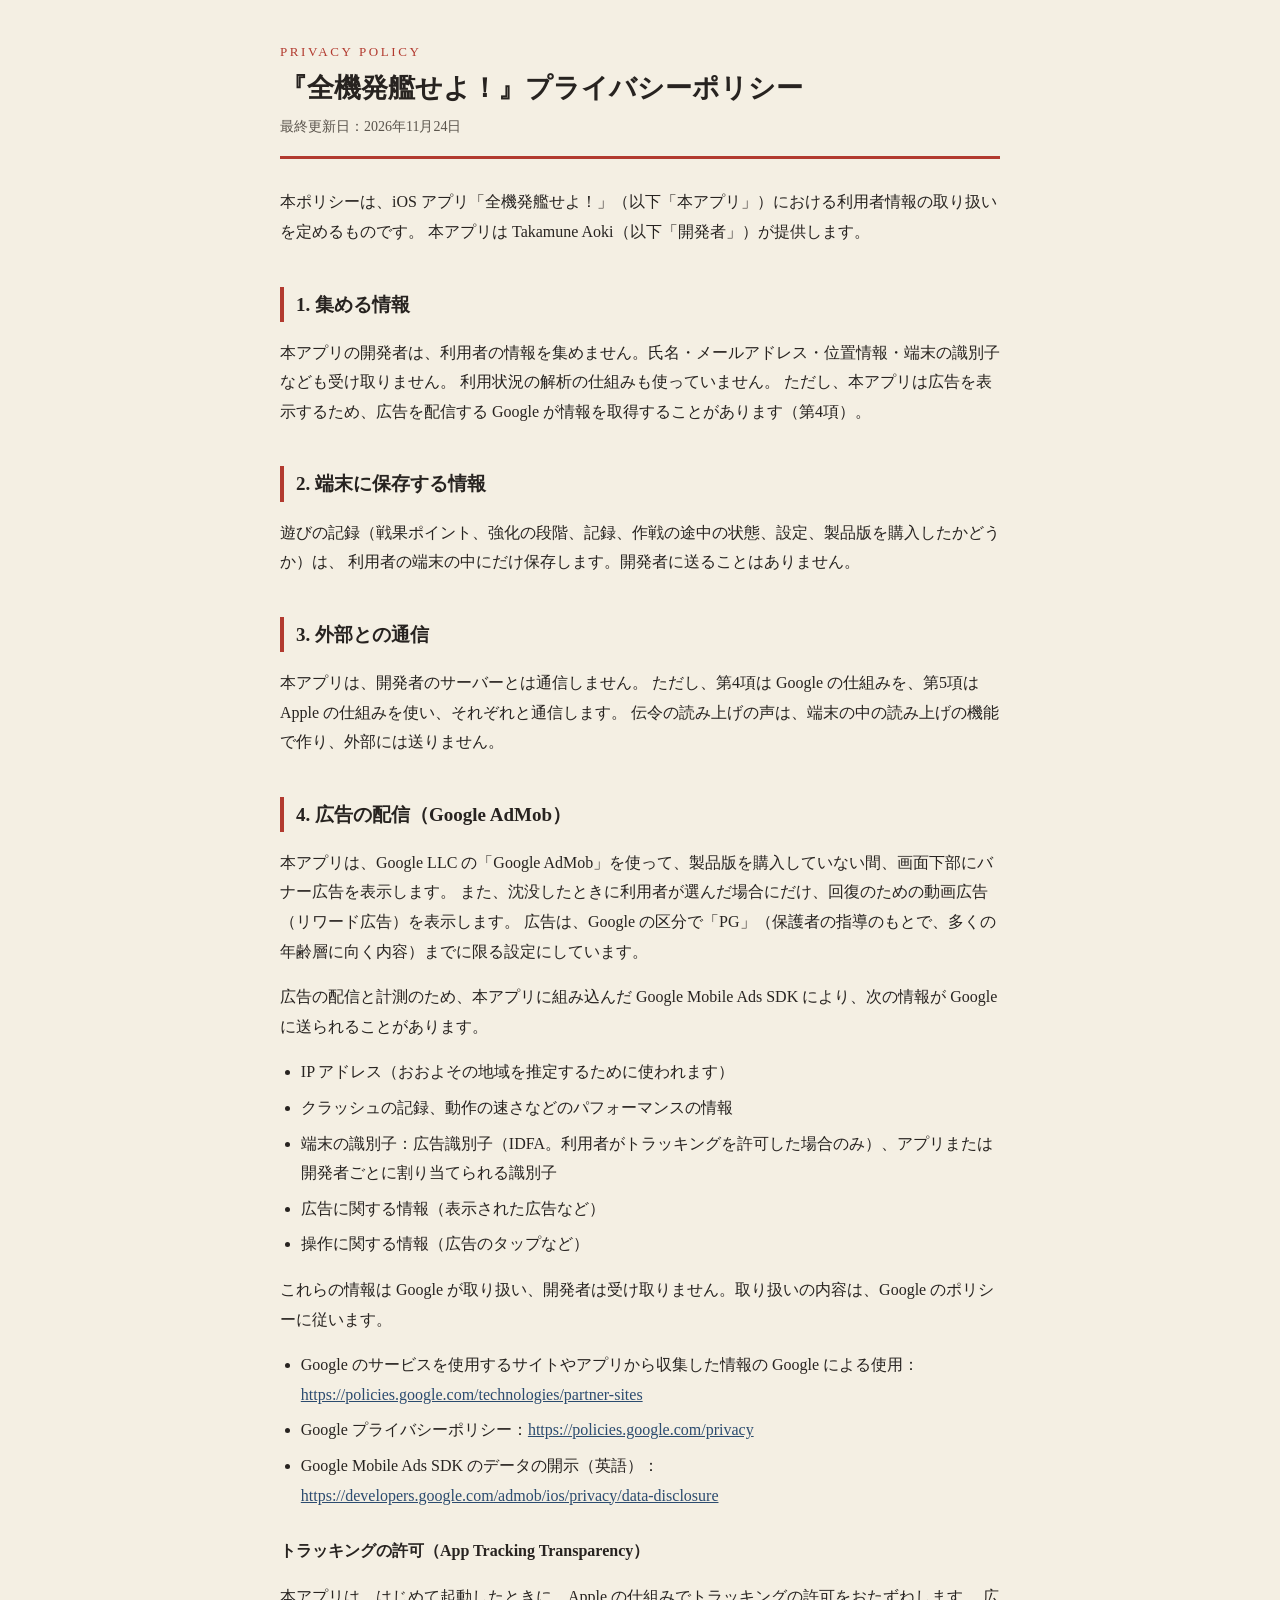
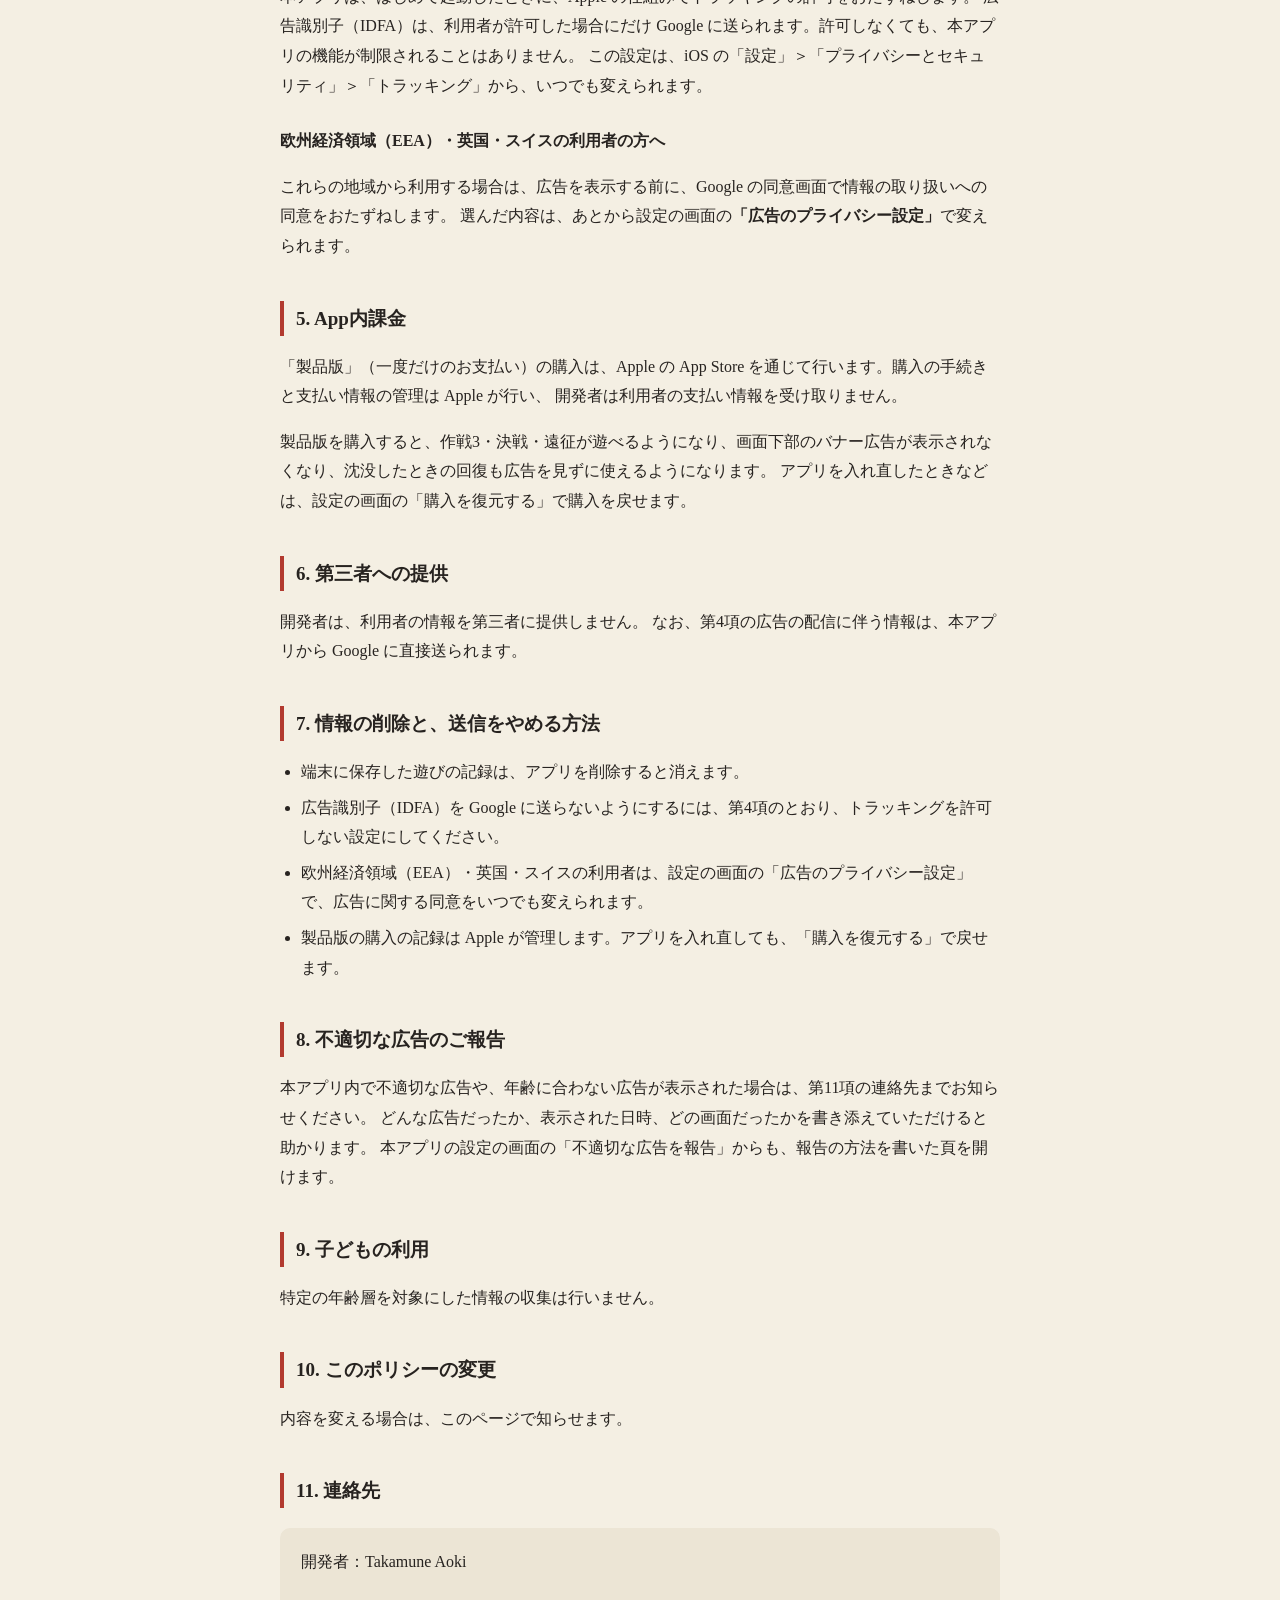
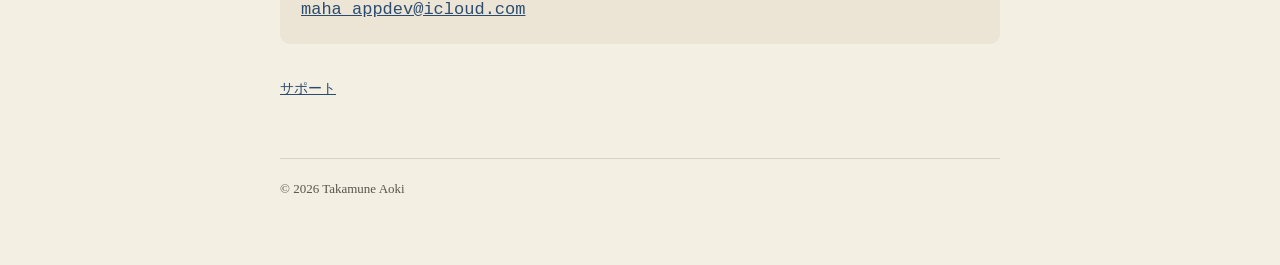
<file: kuubo/privacy.html>
<!doctype html>
<html lang="ja">
<head>
<meta charset="utf-8">
<meta name="viewport" content="width=device-width, initial-scale=1">
<title>全機発艦せよ！ プライバシーポリシー</title>
<meta name="description" content="iOS アプリ『全機発艦せよ！』のプライバシーポリシー。">
<link rel="stylesheet" href="../style.css">
</head>
<body>
<div class="wrap">

<header>
  <p class="kicker">PRIVACY POLICY</p>
  <h1>『全機発艦せよ！』プライバシーポリシー</h1>
  <p>最終更新日：2026年11月24日</p>
</header>

<p>本ポリシーは、iOS アプリ「全機発艦せよ！」（以下「本アプリ」）における利用者情報の取り扱いを定めるものです。
本アプリは Takamune Aoki（以下「開発者」）が提供します。</p>

<h2>1. 集める情報</h2>
<p>本アプリの開発者は、利用者の情報を集めません。氏名・メールアドレス・位置情報・端末の識別子なども受け取りません。
利用状況の解析の仕組みも使っていません。
ただし、本アプリは広告を表示するため、広告を配信する Google が情報を取得することがあります（第4項）。</p>

<h2>2. 端末に保存する情報</h2>
<p>遊びの記録（戦果ポイント、強化の段階、記録、作戦の途中の状態、設定、製品版を購入したかどうか）は、
利用者の端末の中にだけ保存します。開発者に送ることはありません。</p>

<h2>3. 外部との通信</h2>
<p>本アプリは、開発者のサーバーとは通信しません。
ただし、第4項は Google の仕組みを、第5項は Apple の仕組みを使い、それぞれと通信します。
伝令の読み上げの声は、端末の中の読み上げの機能で作り、外部には送りません。</p>

<h2>4. 広告の配信（Google AdMob）</h2>
<p>本アプリは、Google LLC の「Google AdMob」を使って、製品版を購入していない間、画面下部にバナー広告を表示します。
また、沈没したときに利用者が選んだ場合にだけ、回復のための動画広告（リワード広告）を表示します。
広告は、Google の区分で「PG」（保護者の指導のもとで、多くの年齢層に向く内容）までに限る設定にしています。</p>

<p>広告の配信と計測のため、本アプリに組み込んだ Google Mobile Ads SDK により、次の情報が Google に送られることがあります。</p>
<ul>
  <li>IP アドレス（おおよその地域を推定するために使われます）</li>
  <li>クラッシュの記録、動作の速さなどのパフォーマンスの情報</li>
  <li>端末の識別子：広告識別子（IDFA。利用者がトラッキングを許可した場合のみ）、アプリまたは開発者ごとに割り当てられる識別子</li>
  <li>広告に関する情報（表示された広告など）</li>
  <li>操作に関する情報（広告のタップなど）</li>
</ul>
<p>これらの情報は Google が取り扱い、開発者は受け取りません。取り扱いの内容は、Google のポリシーに従います。</p>
<ul>
  <li>Google のサービスを使用するサイトやアプリから収集した情報の Google による使用：<a href="https://policies.google.com/technologies/partner-sites">https://policies.google.com/technologies/partner-sites</a></li>
  <li>Google プライバシーポリシー：<a href="https://policies.google.com/privacy">https://policies.google.com/privacy</a></li>
  <li>Google Mobile Ads SDK のデータの開示（英語）：<a href="https://developers.google.com/admob/ios/privacy/data-disclosure">https://developers.google.com/admob/ios/privacy/data-disclosure</a></li>
</ul>

<h3>トラッキングの許可（App Tracking Transparency）</h3>
<p>本アプリは、はじめて起動したときに、Apple の仕組みでトラッキングの許可をおたずねします。
広告識別子（IDFA）は、利用者が許可した場合にだけ Google に送られます。許可しなくても、本アプリの機能が制限されることはありません。
この設定は、iOS の「設定」＞「プライバシーとセキュリティ」＞「トラッキング」から、いつでも変えられます。</p>

<h3>欧州経済領域（EEA）・英国・スイスの利用者の方へ</h3>
<p>これらの地域から利用する場合は、広告を表示する前に、Google の同意画面で情報の取り扱いへの同意をおたずねします。
選んだ内容は、あとから設定の画面の<strong>「広告のプライバシー設定」</strong>で変えられます。</p>

<h2>5. App内課金</h2>
<p>「製品版」（一度だけのお支払い）の購入は、Apple の App Store を通じて行います。購入の手続きと支払い情報の管理は Apple が行い、
開発者は利用者の支払い情報を受け取りません。</p>
<p>製品版を購入すると、作戦3・決戦・遠征が遊べるようになり、画面下部のバナー広告が表示されなくなり、沈没したときの回復も広告を見ずに使えるようになります。
アプリを入れ直したときなどは、設定の画面の「購入を復元する」で購入を戻せます。</p>

<h2>6. 第三者への提供</h2>
<p>開発者は、利用者の情報を第三者に提供しません。
なお、第4項の広告の配信に伴う情報は、本アプリから Google に直接送られます。</p>

<h2>7. 情報の削除と、送信をやめる方法</h2>
<ul>
  <li>端末に保存した遊びの記録は、アプリを削除すると消えます。</li>
  <li>広告識別子（IDFA）を Google に送らないようにするには、第4項のとおり、トラッキングを許可しない設定にしてください。</li>
  <li>欧州経済領域（EEA）・英国・スイスの利用者は、設定の画面の「広告のプライバシー設定」で、広告に関する同意をいつでも変えられます。</li>
  <li>製品版の購入の記録は Apple が管理します。アプリを入れ直しても、「購入を復元する」で戻せます。</li>
</ul>

<h2 id="report-ad">8. 不適切な広告のご報告</h2>
<p>本アプリ内で不適切な広告や、年齢に合わない広告が表示された場合は、第11項の連絡先までお知らせください。
どんな広告だったか、表示された日時、どの画面だったかを書き添えていただけると助かります。
本アプリの設定の画面の「不適切な広告を報告」からも、報告の方法を書いた頁を開けます。</p>

<h2>9. 子どもの利用</h2>
<p>特定の年齢層を対象にした情報の収集は行いません。</p>

<h2>10. このポリシーの変更</h2>
<p>内容を変える場合は、このページで知らせます。</p>

<h2>11. 連絡先</h2>
<div class="card contact">
  <p>開発者：Takamune Aoki</p>
  <p class="addr"><a href="mailto:maha_appdev@icloud.com">maha_appdev@icloud.com</a></p>
</div>

<nav class="crumbs"><a href="./">サポート</a></nav>

<footer>© 2026 Takamune Aoki</footer>

</div>
</body>
</html>
</file>
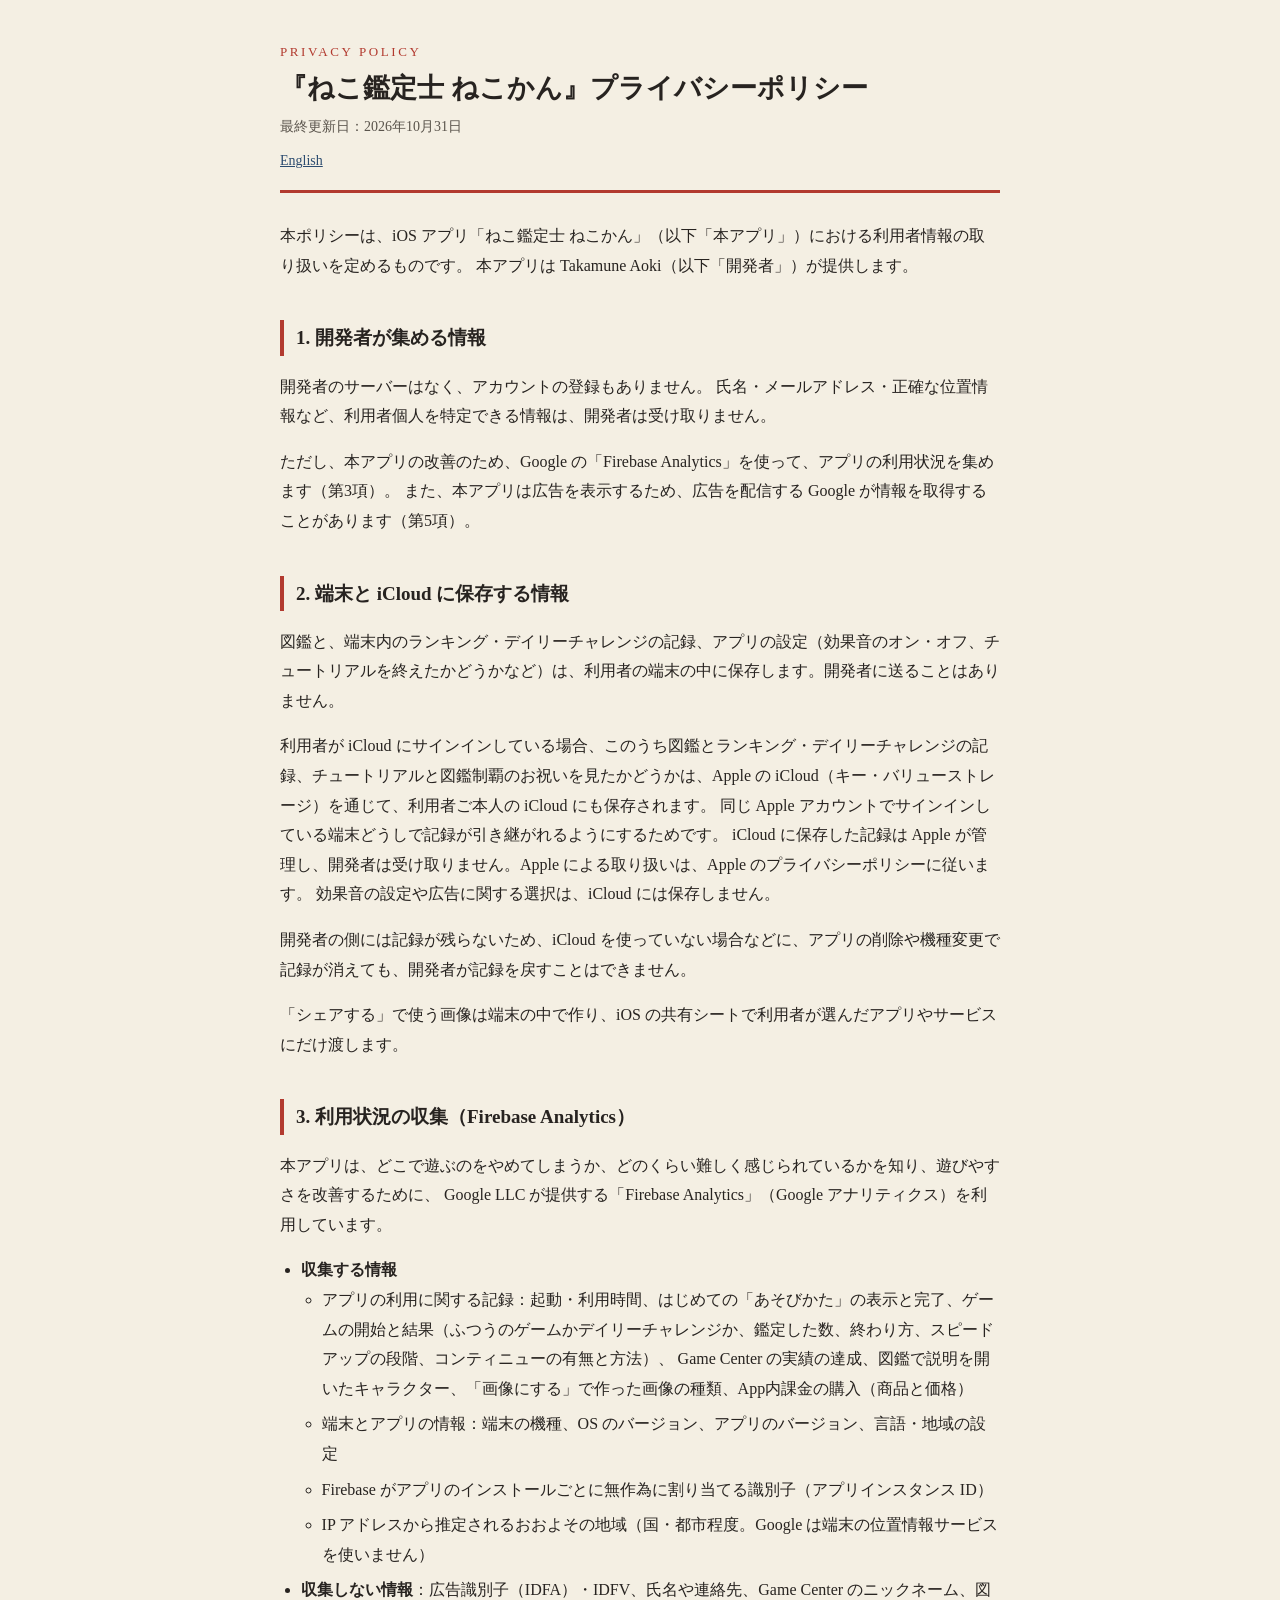
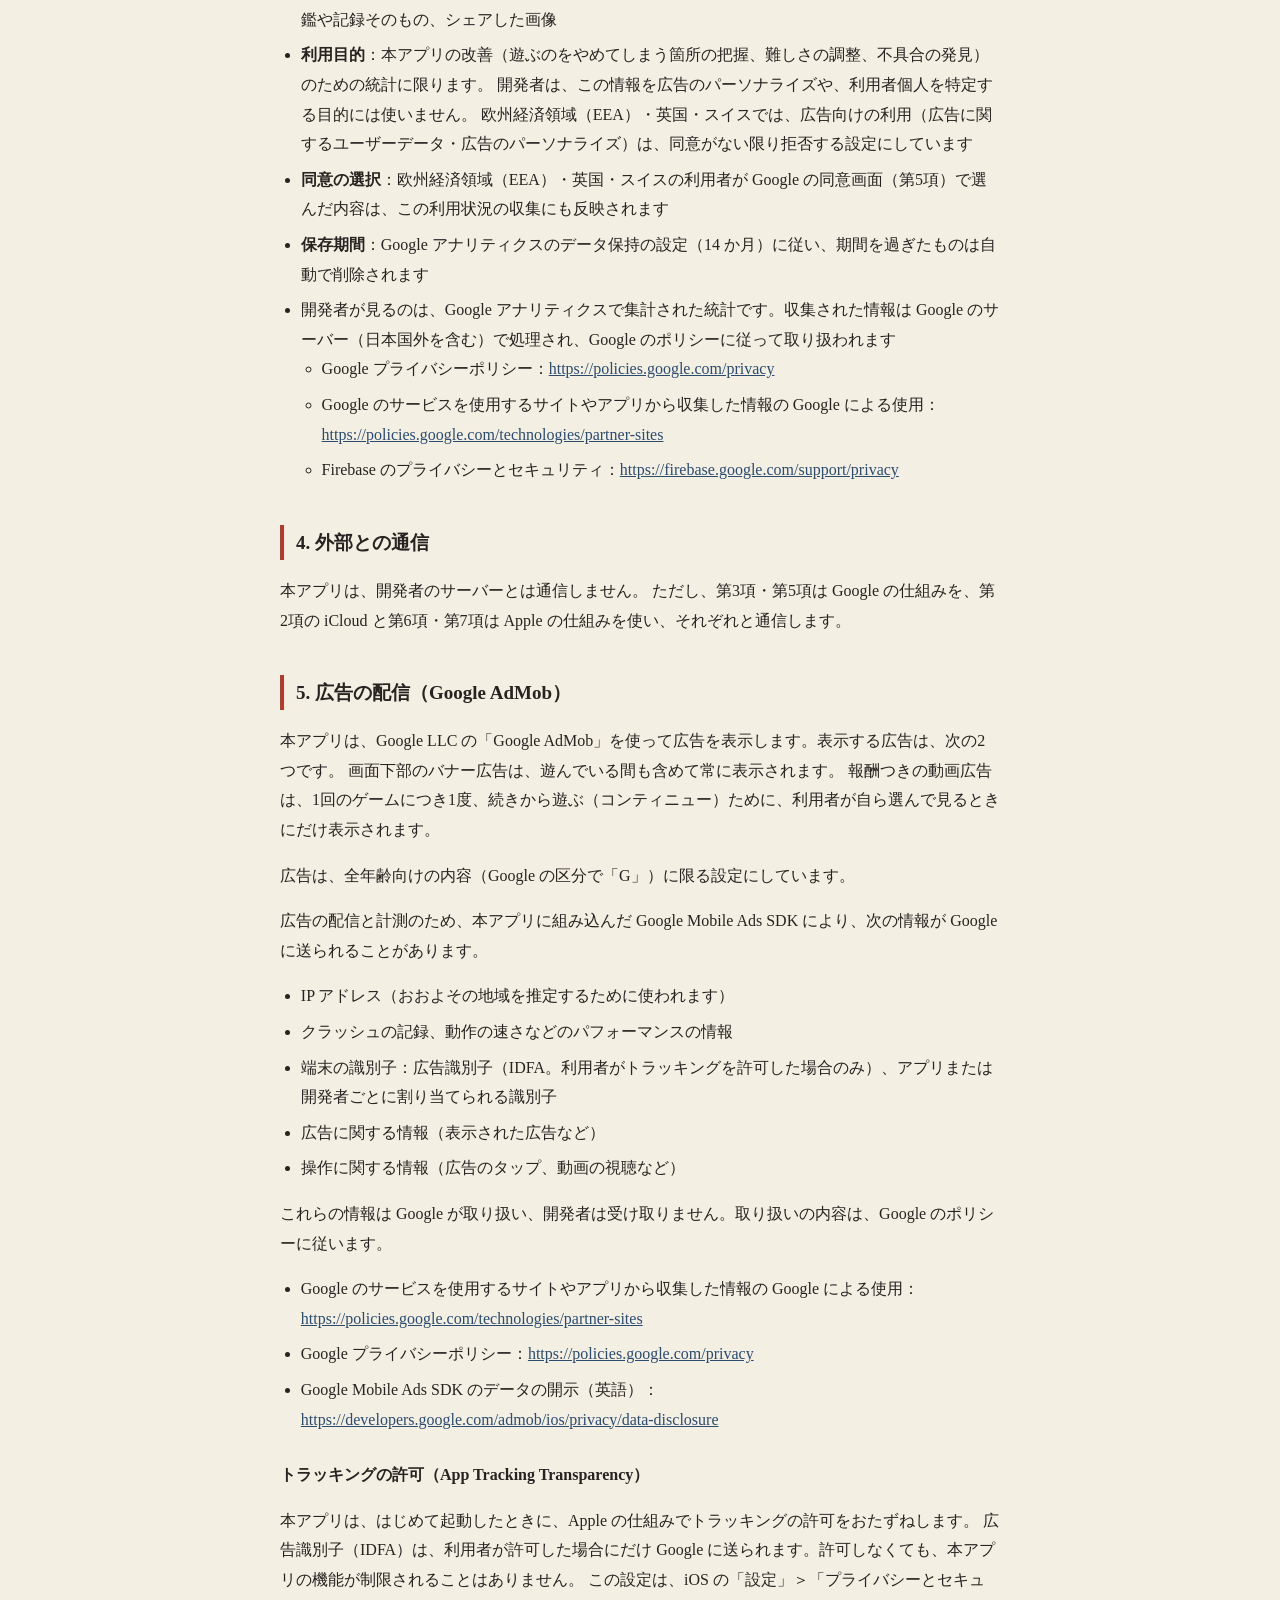
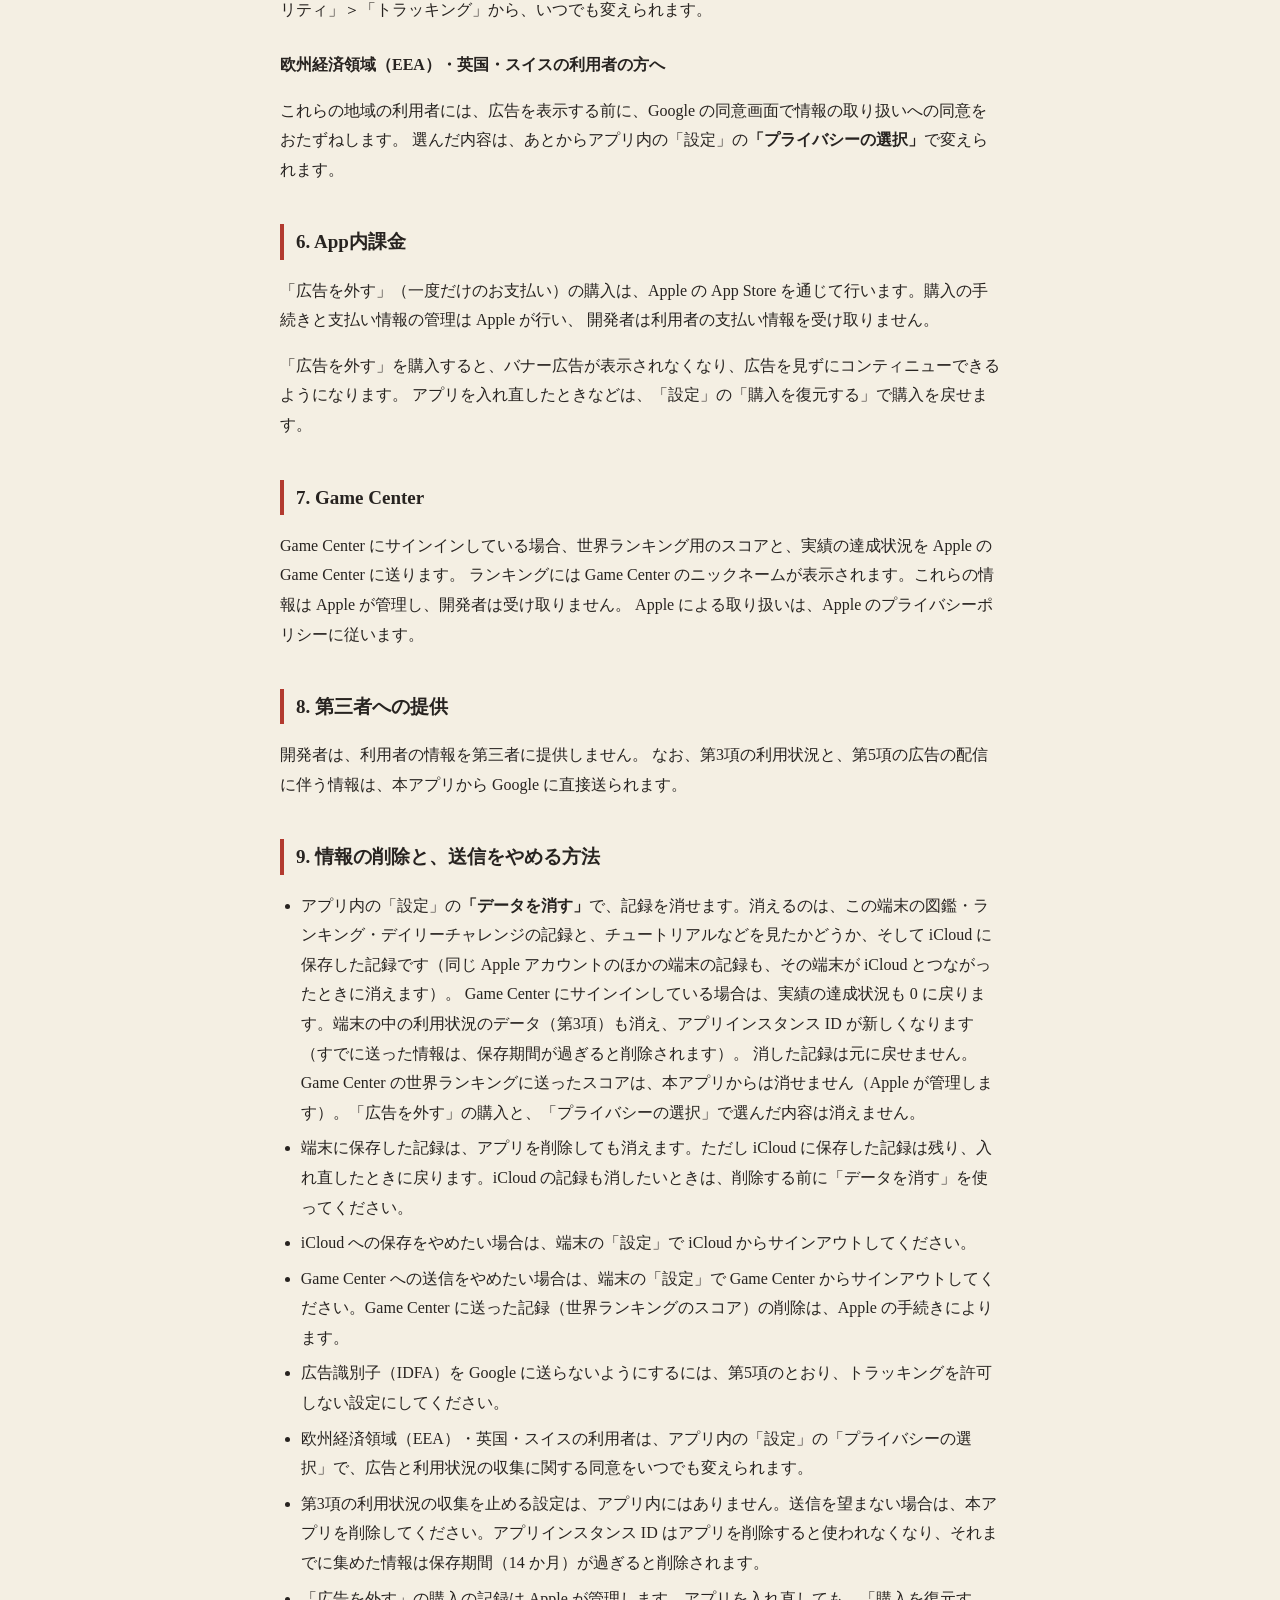
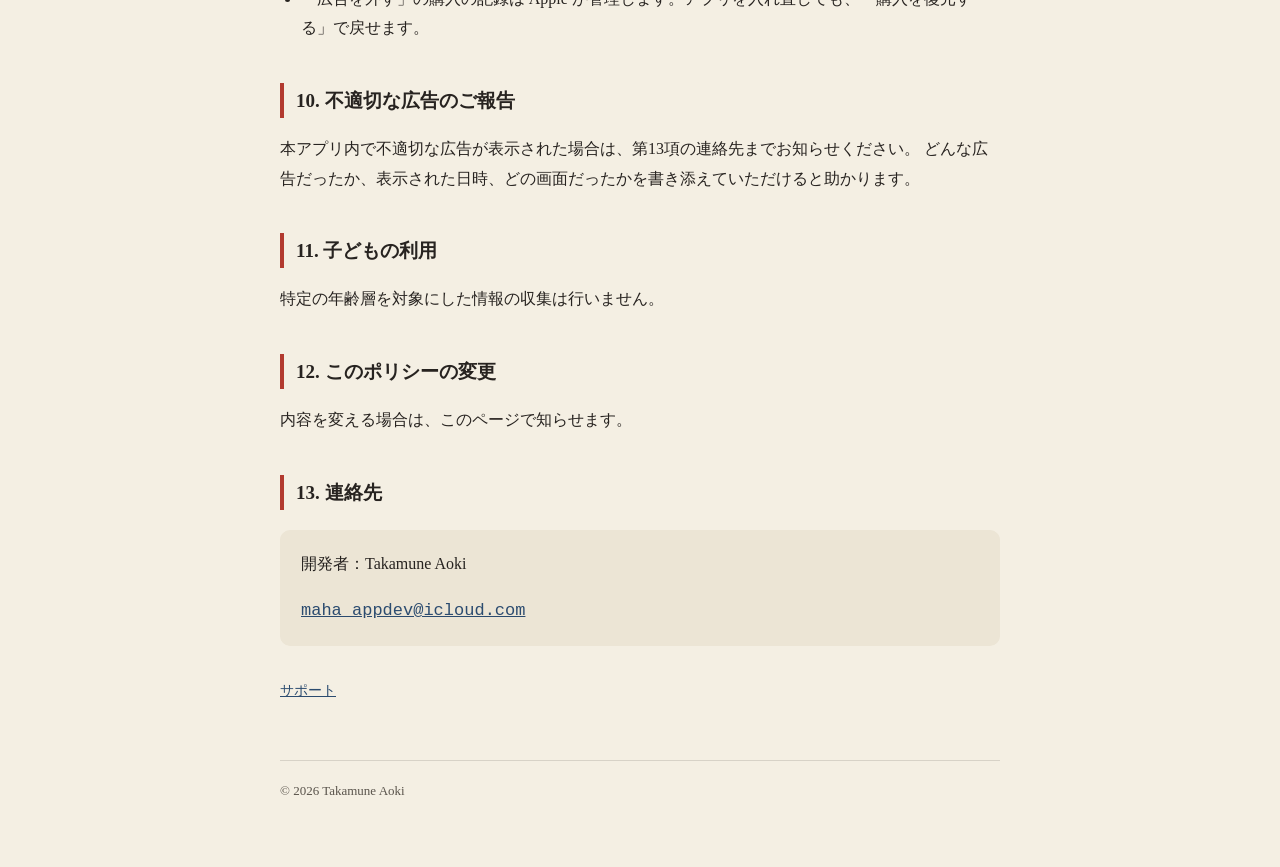
<file: nekokan/privacy.html>
<!doctype html>
<html lang="ja">
<head>
<meta charset="utf-8">
<meta name="viewport" content="width=device-width, initial-scale=1">
<title>ねこかん プライバシーポリシー</title>
<meta name="description" content="iOS アプリ『ねこ鑑定士 ねこかん』のプライバシーポリシー。">
<link rel="stylesheet" href="../style.css">
<link rel="alternate" hreflang="ja" href="privacy.html">
<link rel="alternate" hreflang="en" href="en/privacy.html">
</head>
<body>
<div class="wrap">

<header>
  <p class="kicker">PRIVACY POLICY</p>
  <h1>『ねこ鑑定士 ねこかん』プライバシーポリシー</h1>
  <p>最終更新日：2026年10月31日</p>
  <p class="soft"><a href="en/privacy.html" lang="en" hreflang="en">English</a></p>
</header>

<p>本ポリシーは、iOS アプリ「ねこ鑑定士 ねこかん」（以下「本アプリ」）における利用者情報の取り扱いを定めるものです。
本アプリは Takamune Aoki（以下「開発者」）が提供します。</p>

<h2>1. 開発者が集める情報</h2>
<p>開発者のサーバーはなく、アカウントの登録もありません。
氏名・メールアドレス・正確な位置情報など、利用者個人を特定できる情報は、開発者は受け取りません。</p>
<p>ただし、本アプリの改善のため、Google の「Firebase Analytics」を使って、アプリの利用状況を集めます（第3項）。
また、本アプリは広告を表示するため、広告を配信する Google が情報を取得することがあります（第5項）。</p>

<h2>2. 端末と iCloud に保存する情報</h2>
<p>図鑑と、端末内のランキング・デイリーチャレンジの記録、アプリの設定（効果音のオン・オフ、チュートリアルを終えたかどうかなど）は、利用者の端末の中に保存します。開発者に送ることはありません。</p>
<p>利用者が iCloud にサインインしている場合、このうち図鑑とランキング・デイリーチャレンジの記録、チュートリアルと図鑑制覇のお祝いを見たかどうかは、Apple の iCloud（キー・バリューストレージ）を通じて、利用者ご本人の iCloud にも保存されます。
同じ Apple アカウントでサインインしている端末どうしで記録が引き継がれるようにするためです。
iCloud に保存した記録は Apple が管理し、開発者は受け取りません。Apple による取り扱いは、Apple のプライバシーポリシーに従います。
効果音の設定や広告に関する選択は、iCloud には保存しません。</p>
<p>開発者の側には記録が残らないため、iCloud を使っていない場合などに、アプリの削除や機種変更で記録が消えても、開発者が記録を戻すことはできません。</p>
<p>「シェアする」で使う画像は端末の中で作り、iOS の共有シートで利用者が選んだアプリやサービスにだけ渡します。</p>

<h2>3. 利用状況の収集（Firebase Analytics）</h2>
<p>本アプリは、どこで遊ぶのをやめてしまうか、どのくらい難しく感じられているかを知り、遊びやすさを改善するために、
Google LLC が提供する「Firebase Analytics」（Google アナリティクス）を利用しています。</p>
<ul>
  <li><strong>収集する情報</strong>
    <ul>
      <li>アプリの利用に関する記録：起動・利用時間、はじめての「あそびかた」の表示と完了、ゲームの開始と結果（ふつうのゲームかデイリーチャレンジか、鑑定した数、終わり方、スピードアップの段階、コンティニューの有無と方法）、
        Game Center の実績の達成、図鑑で説明を開いたキャラクター、「画像にする」で作った画像の種類、App内課金の購入（商品と価格）</li>
      <li>端末とアプリの情報：端末の機種、OS のバージョン、アプリのバージョン、言語・地域の設定</li>
      <li>Firebase がアプリのインストールごとに無作為に割り当てる識別子（アプリインスタンス ID）</li>
      <li>IP アドレスから推定されるおおよその地域（国・都市程度。Google は端末の位置情報サービスを使いません）</li>
    </ul>
  </li>
  <li><strong>収集しない情報</strong>：広告識別子（IDFA）・IDFV、氏名や連絡先、Game Center のニックネーム、図鑑や記録そのもの、シェアした画像</li>
  <li><strong>利用目的</strong>：本アプリの改善（遊ぶのをやめてしまう箇所の把握、難しさの調整、不具合の発見）のための統計に限ります。
    開発者は、この情報を広告のパーソナライズや、利用者個人を特定する目的には使いません。
    欧州経済領域（EEA）・英国・スイスでは、広告向けの利用（広告に関するユーザーデータ・広告のパーソナライズ）は、同意がない限り拒否する設定にしています</li>
  <li><strong>同意の選択</strong>：欧州経済領域（EEA）・英国・スイスの利用者が Google の同意画面（第5項）で選んだ内容は、この利用状況の収集にも反映されます</li>
  <li><strong>保存期間</strong>：Google アナリティクスのデータ保持の設定（14 か月）に従い、期間を過ぎたものは自動で削除されます</li>
  <li>開発者が見るのは、Google アナリティクスで集計された統計です。収集された情報は Google のサーバー（日本国外を含む）で処理され、Google のポリシーに従って取り扱われます
    <ul>
      <li>Google プライバシーポリシー：<a href="https://policies.google.com/privacy">https://policies.google.com/privacy</a></li>
      <li>Google のサービスを使用するサイトやアプリから収集した情報の Google による使用：<a href="https://policies.google.com/technologies/partner-sites">https://policies.google.com/technologies/partner-sites</a></li>
      <li>Firebase のプライバシーとセキュリティ：<a href="https://firebase.google.com/support/privacy">https://firebase.google.com/support/privacy</a></li>
    </ul>
  </li>
</ul>

<h2>4. 外部との通信</h2>
<p>本アプリは、開発者のサーバーとは通信しません。
ただし、第3項・第5項は Google の仕組みを、第2項の iCloud と第6項・第7項は Apple の仕組みを使い、それぞれと通信します。</p>

<h2>5. 広告の配信（Google AdMob）</h2>
<p>本アプリは、Google LLC の「Google AdMob」を使って広告を表示します。表示する広告は、次の2つです。
画面下部のバナー広告は、遊んでいる間も含めて常に表示されます。
報酬つきの動画広告は、1回のゲームにつき1度、続きから遊ぶ（コンティニュー）ために、利用者が自ら選んで見るときにだけ表示されます。</p>
<p>広告は、全年齢向けの内容（Google の区分で「G」）に限る設定にしています。</p>

<p>広告の配信と計測のため、本アプリに組み込んだ Google Mobile Ads SDK により、次の情報が Google に送られることがあります。</p>
<ul>
  <li>IP アドレス（おおよその地域を推定するために使われます）</li>
  <li>クラッシュの記録、動作の速さなどのパフォーマンスの情報</li>
  <li>端末の識別子：広告識別子（IDFA。利用者がトラッキングを許可した場合のみ）、アプリまたは開発者ごとに割り当てられる識別子</li>
  <li>広告に関する情報（表示された広告など）</li>
  <li>操作に関する情報（広告のタップ、動画の視聴など）</li>
</ul>
<p>これらの情報は Google が取り扱い、開発者は受け取りません。取り扱いの内容は、Google のポリシーに従います。</p>
<ul>
  <li>Google のサービスを使用するサイトやアプリから収集した情報の Google による使用：<a href="https://policies.google.com/technologies/partner-sites">https://policies.google.com/technologies/partner-sites</a></li>
  <li>Google プライバシーポリシー：<a href="https://policies.google.com/privacy">https://policies.google.com/privacy</a></li>
  <li>Google Mobile Ads SDK のデータの開示（英語）：<a href="https://developers.google.com/admob/ios/privacy/data-disclosure">https://developers.google.com/admob/ios/privacy/data-disclosure</a></li>
</ul>

<h3>トラッキングの許可（App Tracking Transparency）</h3>
<p>本アプリは、はじめて起動したときに、Apple の仕組みでトラッキングの許可をおたずねします。
広告識別子（IDFA）は、利用者が許可した場合にだけ Google に送られます。許可しなくても、本アプリの機能が制限されることはありません。
この設定は、iOS の「設定」＞「プライバシーとセキュリティ」＞「トラッキング」から、いつでも変えられます。</p>

<h3>欧州経済領域（EEA）・英国・スイスの利用者の方へ</h3>
<p>これらの地域の利用者には、広告を表示する前に、Google の同意画面で情報の取り扱いへの同意をおたずねします。
選んだ内容は、あとからアプリ内の「設定」の<strong>「プライバシーの選択」</strong>で変えられます。</p>

<h2>6. App内課金</h2>
<p>「広告を外す」（一度だけのお支払い）の購入は、Apple の App Store を通じて行います。購入の手続きと支払い情報の管理は Apple が行い、
開発者は利用者の支払い情報を受け取りません。</p>
<p>「広告を外す」を購入すると、バナー広告が表示されなくなり、広告を見ずにコンティニューできるようになります。
アプリを入れ直したときなどは、「設定」の「購入を復元する」で購入を戻せます。</p>

<h2>7. Game Center</h2>
<p>Game Center にサインインしている場合、世界ランキング用のスコアと、実績の達成状況を Apple の Game Center に送ります。
ランキングには Game Center のニックネームが表示されます。これらの情報は Apple が管理し、開発者は受け取りません。
Apple による取り扱いは、Apple のプライバシーポリシーに従います。</p>

<h2>8. 第三者への提供</h2>
<p>開発者は、利用者の情報を第三者に提供しません。
なお、第3項の利用状況と、第5項の広告の配信に伴う情報は、本アプリから Google に直接送られます。</p>

<h2>9. 情報の削除と、送信をやめる方法</h2>
<ul>
  <li>アプリ内の「設定」の<strong>「データを消す」</strong>で、記録を消せます。消えるのは、この端末の図鑑・ランキング・デイリーチャレンジの記録と、チュートリアルなどを見たかどうか、そして iCloud に保存した記録です（同じ Apple アカウントのほかの端末の記録も、その端末が iCloud とつながったときに消えます）。
    Game Center にサインインしている場合は、実績の達成状況も 0 に戻ります。端末の中の利用状況のデータ（第3項）も消え、アプリインスタンス ID が新しくなります（すでに送った情報は、保存期間が過ぎると削除されます）。
    消した記録は元に戻せません。<br>
    Game Center の世界ランキングに送ったスコアは、本アプリからは消せません（Apple が管理します）。「広告を外す」の購入と、「プライバシーの選択」で選んだ内容は消えません。</li>
  <li>端末に保存した記録は、アプリを削除しても消えます。ただし iCloud に保存した記録は残り、入れ直したときに戻ります。iCloud の記録も消したいときは、削除する前に「データを消す」を使ってください。</li>
  <li>iCloud への保存をやめたい場合は、端末の「設定」で iCloud からサインアウトしてください。</li>
  <li>Game Center への送信をやめたい場合は、端末の「設定」で Game Center からサインアウトしてください。Game Center に送った記録（世界ランキングのスコア）の削除は、Apple の手続きによります。</li>
  <li>広告識別子（IDFA）を Google に送らないようにするには、第5項のとおり、トラッキングを許可しない設定にしてください。</li>
  <li>欧州経済領域（EEA）・英国・スイスの利用者は、アプリ内の「設定」の「プライバシーの選択」で、広告と利用状況の収集に関する同意をいつでも変えられます。</li>
  <li>第3項の利用状況の収集を止める設定は、アプリ内にはありません。送信を望まない場合は、本アプリを削除してください。アプリインスタンス ID はアプリを削除すると使われなくなり、それまでに集めた情報は保存期間（14 か月）が過ぎると削除されます。</li>
  <li>「広告を外す」の購入の記録は Apple が管理します。アプリを入れ直しても、「購入を復元する」で戻せます。</li>
</ul>

<h2>10. 不適切な広告のご報告</h2>
<p>本アプリ内で不適切な広告が表示された場合は、第13項の連絡先までお知らせください。
どんな広告だったか、表示された日時、どの画面だったかを書き添えていただけると助かります。</p>

<h2>11. 子どもの利用</h2>
<p>特定の年齢層を対象にした情報の収集は行いません。</p>

<h2>12. このポリシーの変更</h2>
<p>内容を変える場合は、このページで知らせます。</p>

<h2>13. 連絡先</h2>
<div class="card contact">
  <p>開発者：Takamune Aoki</p>
  <p class="addr"><a href="mailto:maha_appdev@icloud.com">maha_appdev@icloud.com</a></p>
</div>

<nav class="crumbs"><a href="./">サポート</a></nav>

<footer>© 2026 Takamune Aoki</footer>

</div>
</body>
</html>
</file>
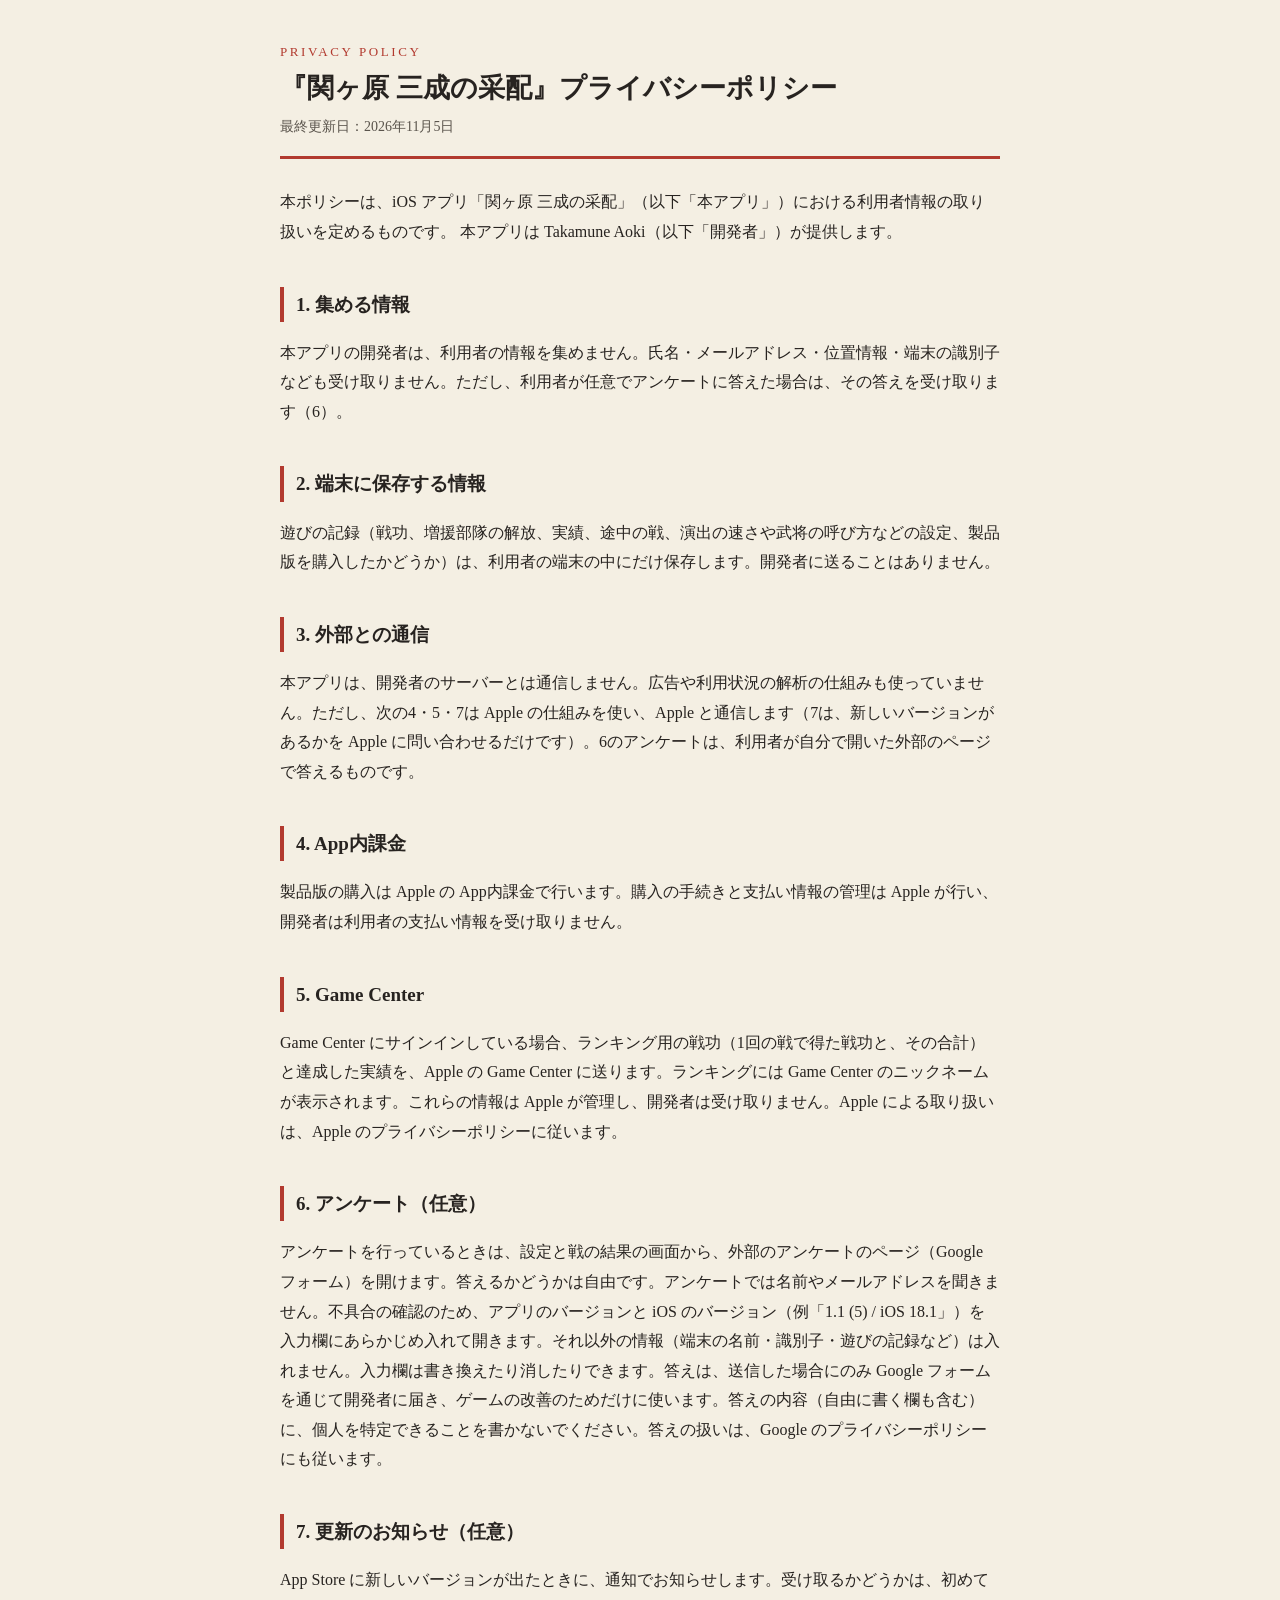
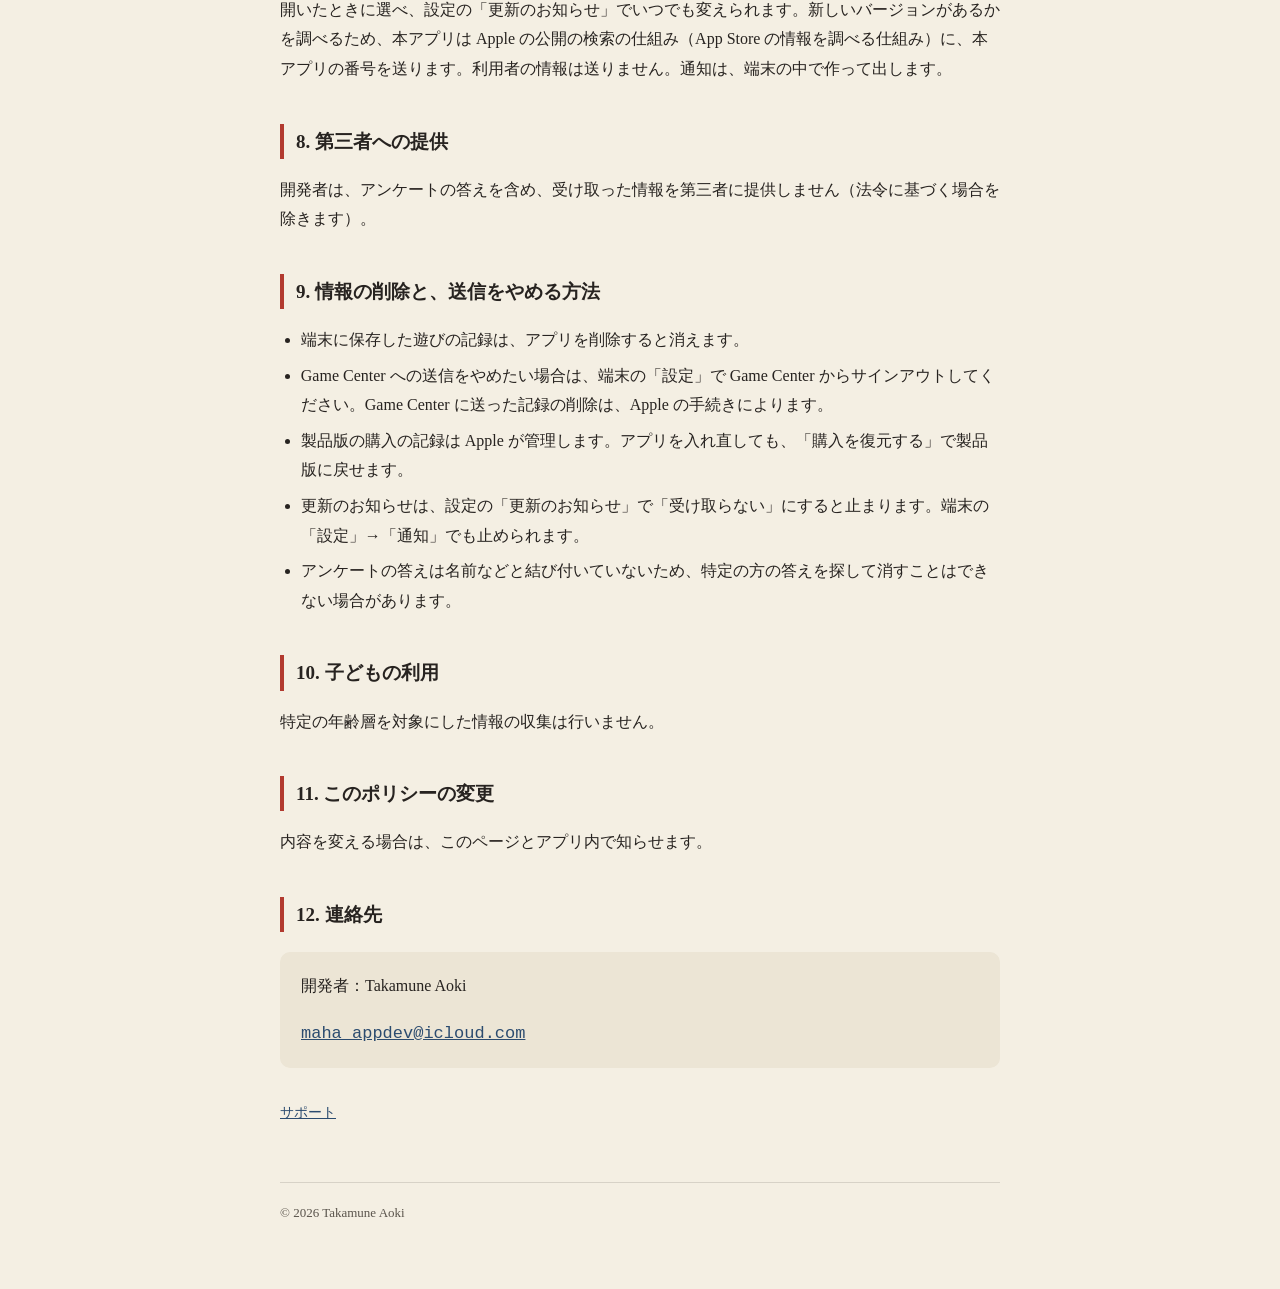
<file: sekigahara/privacy.html>
<!doctype html>
<html lang="ja">
<head>
<meta charset="utf-8">
<meta name="viewport" content="width=device-width, initial-scale=1">
<title>関ヶ原 プライバシーポリシー</title>
<meta name="description" content="iOS アプリ『関ヶ原 三成の采配』のプライバシーポリシー。">
<link rel="stylesheet" href="../style.css">
</head>
<body>
<div class="wrap">

<header>
  <p class="kicker">PRIVACY POLICY</p>
  <h1>『関ヶ原 三成の采配』プライバシーポリシー</h1>
  <p>最終更新日：2026年11月5日</p>
</header>

<p>本ポリシーは、iOS アプリ「関ヶ原 三成の采配」（以下「本アプリ」）における利用者情報の取り扱いを定めるものです。
本アプリは Takamune Aoki（以下「開発者」）が提供します。</p>

<h2>1. 集める情報</h2>
<p>本アプリの開発者は、利用者の情報を集めません。氏名・メールアドレス・位置情報・端末の識別子なども受け取りません。ただし、利用者が任意でアンケートに答えた場合は、その答えを受け取ります（6）。</p>

<h2>2. 端末に保存する情報</h2>
<p>遊びの記録（戦功、増援部隊の解放、実績、途中の戦、演出の速さや武将の呼び方などの設定、製品版を購入したかどうか）は、利用者の端末の中にだけ保存します。開発者に送ることはありません。</p>

<h2>3. 外部との通信</h2>
<p>本アプリは、開発者のサーバーとは通信しません。広告や利用状況の解析の仕組みも使っていません。ただし、次の4・5・7は Apple の仕組みを使い、Apple と通信します（7は、新しいバージョンがあるかを Apple に問い合わせるだけです）。6のアンケートは、利用者が自分で開いた外部のページで答えるものです。</p>

<h2>4. App内課金</h2>
<p>製品版の購入は Apple の App内課金で行います。購入の手続きと支払い情報の管理は Apple が行い、開発者は利用者の支払い情報を受け取りません。</p>

<h2>5. Game Center</h2>
<p>Game Center にサインインしている場合、ランキング用の戦功（1回の戦で得た戦功と、その合計）と達成した実績を、Apple の Game Center に送ります。ランキングには Game Center のニックネームが表示されます。これらの情報は Apple が管理し、開発者は受け取りません。Apple による取り扱いは、Apple のプライバシーポリシーに従います。</p>

<h2>6. アンケート（任意）</h2>
<p>アンケートを行っているときは、設定と戦の結果の画面から、外部のアンケートのページ（Google フォーム）を開けます。答えるかどうかは自由です。アンケートでは名前やメールアドレスを聞きません。不具合の確認のため、アプリのバージョンと iOS のバージョン（例「1.1 (5) / iOS 18.1」）を入力欄にあらかじめ入れて開きます。それ以外の情報（端末の名前・識別子・遊びの記録など）は入れません。入力欄は書き換えたり消したりできます。答えは、送信した場合にのみ Google フォームを通じて開発者に届き、ゲームの改善のためだけに使います。答えの内容（自由に書く欄も含む）に、個人を特定できることを書かないでください。答えの扱いは、Google のプライバシーポリシーにも従います。</p>

<h2>7. 更新のお知らせ（任意）</h2>
<p>App Store に新しいバージョンが出たときに、通知でお知らせします。受け取るかどうかは、初めて開いたときに選べ、設定の「更新のお知らせ」でいつでも変えられます。新しいバージョンがあるかを調べるため、本アプリは Apple の公開の検索の仕組み（App Store の情報を調べる仕組み）に、本アプリの番号を送ります。利用者の情報は送りません。通知は、端末の中で作って出します。</p>

<h2>8. 第三者への提供</h2>
<p>開発者は、アンケートの答えを含め、受け取った情報を第三者に提供しません（法令に基づく場合を除きます）。</p>

<h2>9. 情報の削除と、送信をやめる方法</h2>
<ul>
  <li>端末に保存した遊びの記録は、アプリを削除すると消えます。</li>
  <li>Game Center への送信をやめたい場合は、端末の「設定」で Game Center からサインアウトしてください。Game Center に送った記録の削除は、Apple の手続きによります。</li>
  <li>製品版の購入の記録は Apple が管理します。アプリを入れ直しても、「購入を復元する」で製品版に戻せます。</li>
  <li>更新のお知らせは、設定の「更新のお知らせ」で「受け取らない」にすると止まります。端末の「設定」→「通知」でも止められます。</li>
  <li>アンケートの答えは名前などと結び付いていないため、特定の方の答えを探して消すことはできない場合があります。</li>
</ul>

<h2>10. 子どもの利用</h2>
<p>特定の年齢層を対象にした情報の収集は行いません。</p>

<h2>11. このポリシーの変更</h2>
<p>内容を変える場合は、このページとアプリ内で知らせます。</p>

<h2>12. 連絡先</h2>
<div class="card contact">
  <p>開発者：Takamune Aoki</p>
  <p class="addr"><a href="mailto:maha_appdev@icloud.com">maha_appdev@icloud.com</a></p>
</div>

<nav class="crumbs"><a href="./">サポート</a></nav>

<footer>© 2026 Takamune Aoki</footer>

</div>
</body>
</html>
</file>
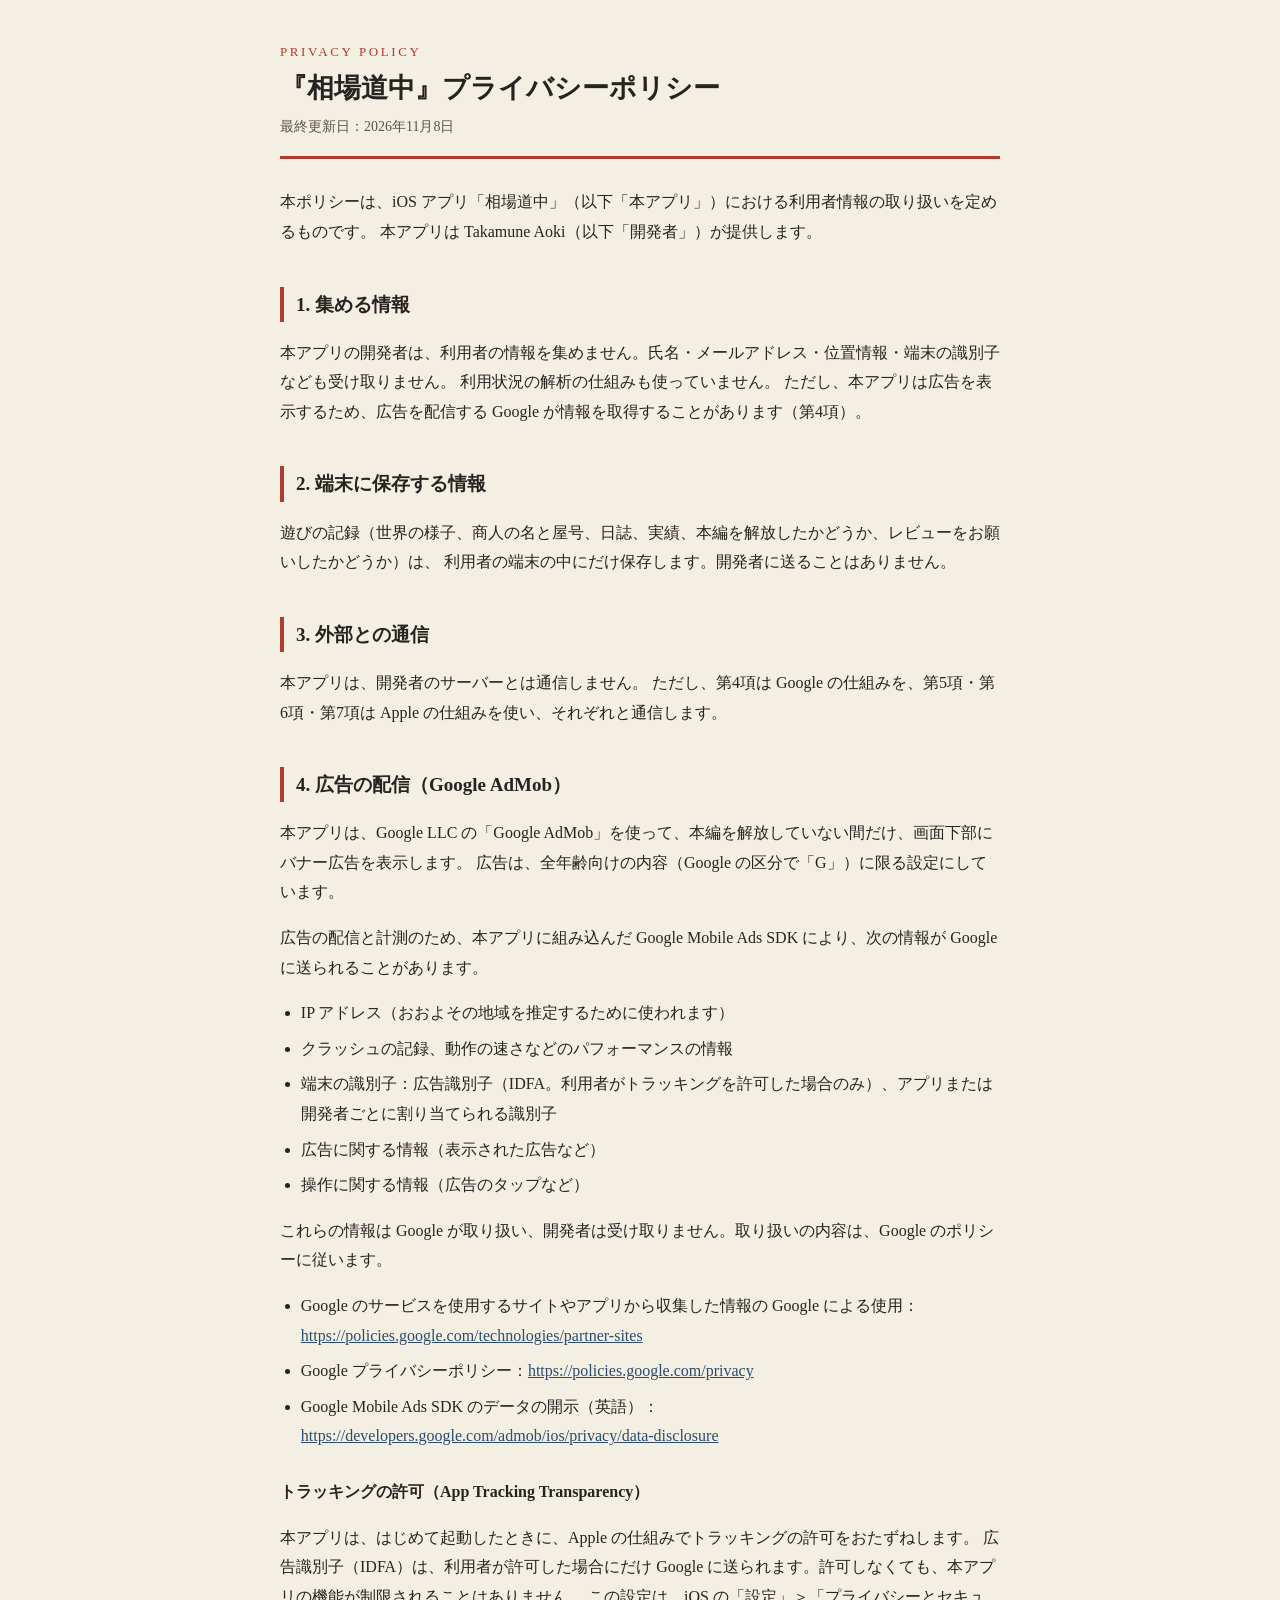
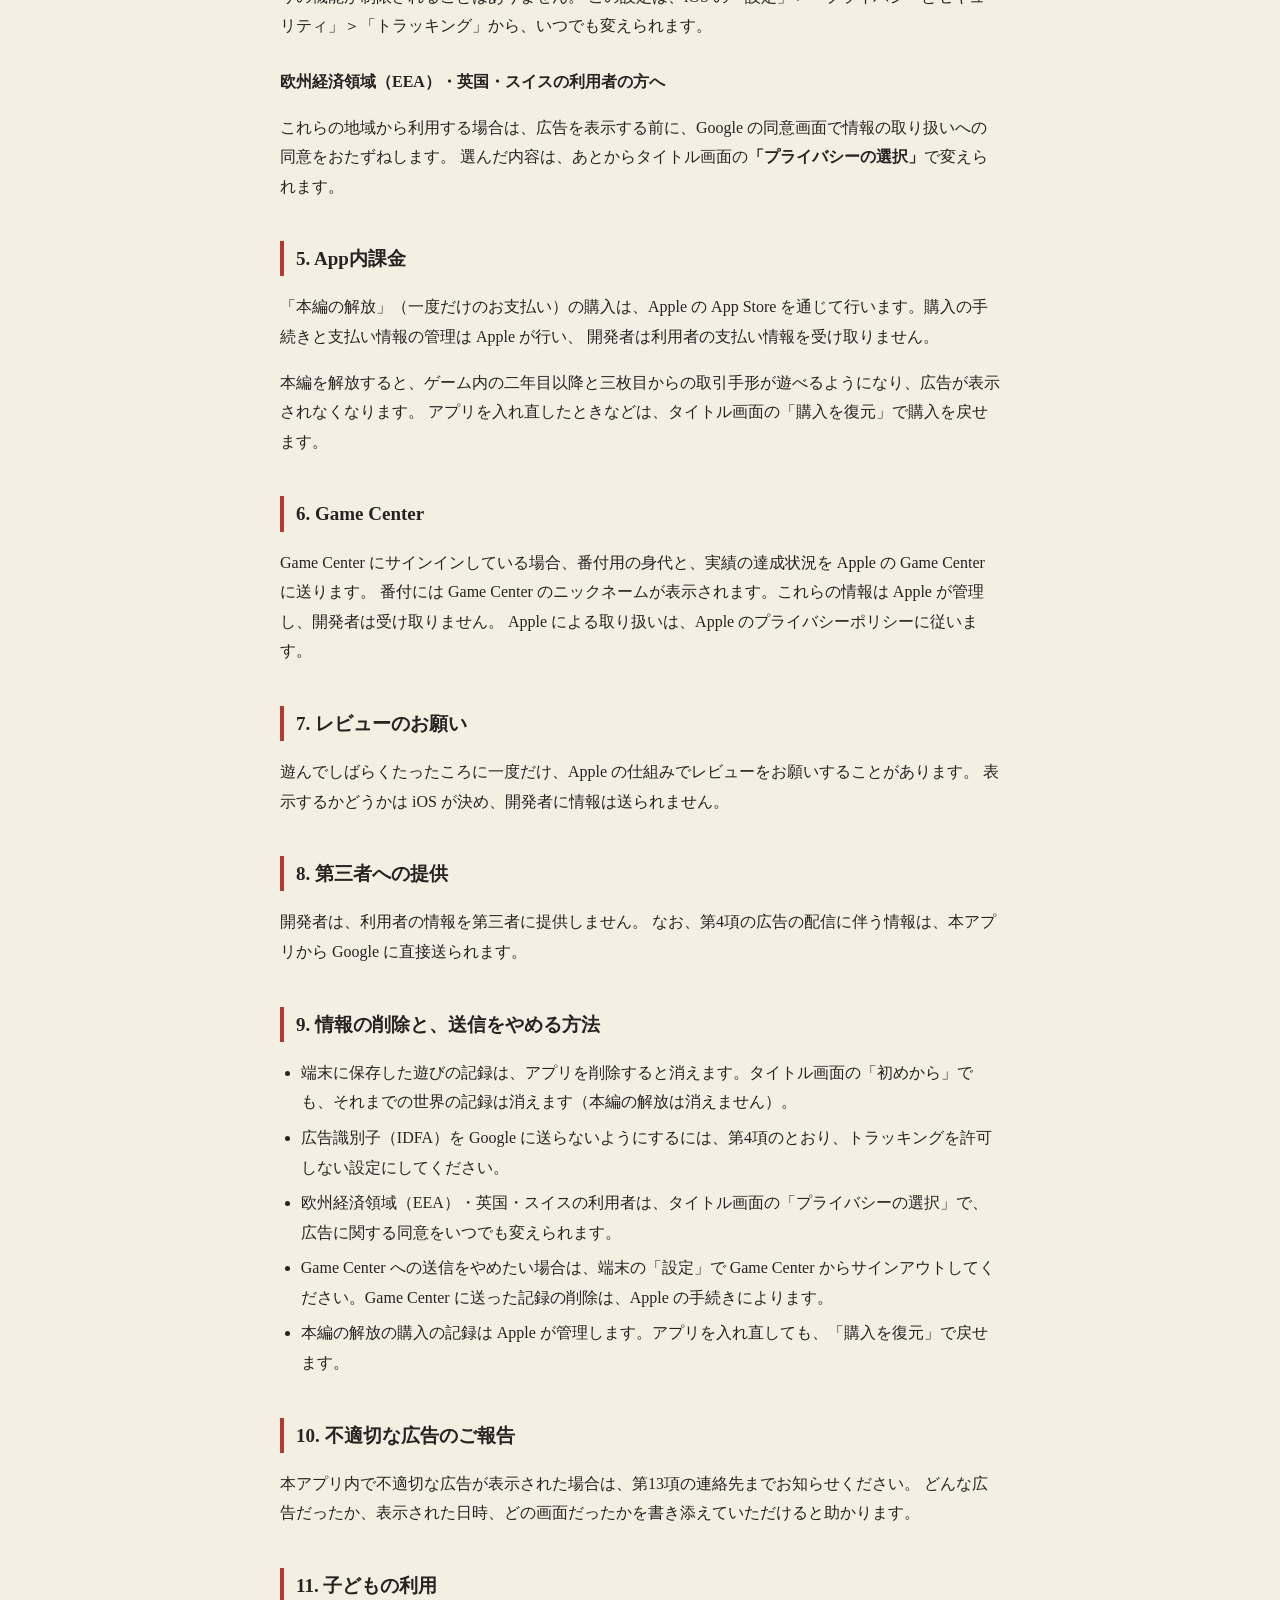
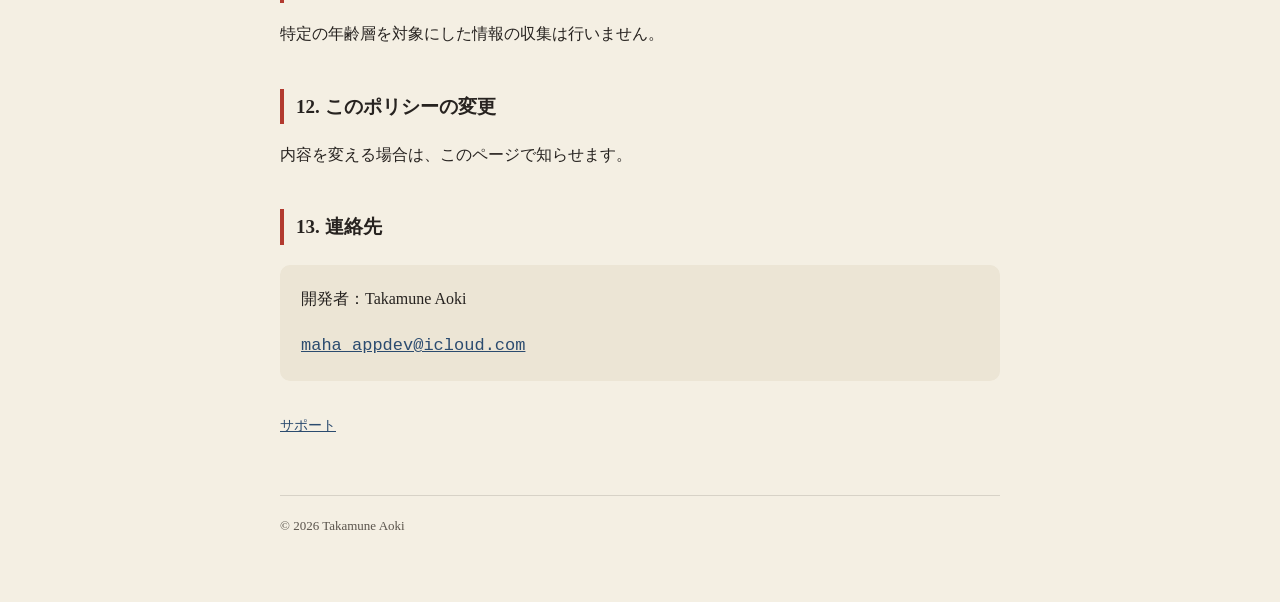
<file: soba-dochu/privacy.html>
<!doctype html>
<html lang="ja">
<head>
<meta charset="utf-8">
<meta name="viewport" content="width=device-width, initial-scale=1">
<title>相場道中 プライバシーポリシー</title>
<meta name="description" content="iOS アプリ『相場道中』のプライバシーポリシー。">
<link rel="stylesheet" href="../style.css">
</head>
<body>
<div class="wrap">

<header>
  <p class="kicker">PRIVACY POLICY</p>
  <h1>『相場道中』プライバシーポリシー</h1>
  <p>最終更新日：2026年11月8日</p>
</header>

<p>本ポリシーは、iOS アプリ「相場道中」（以下「本アプリ」）における利用者情報の取り扱いを定めるものです。
本アプリは Takamune Aoki（以下「開発者」）が提供します。</p>

<h2>1. 集める情報</h2>
<p>本アプリの開発者は、利用者の情報を集めません。氏名・メールアドレス・位置情報・端末の識別子なども受け取りません。
利用状況の解析の仕組みも使っていません。
ただし、本アプリは広告を表示するため、広告を配信する Google が情報を取得することがあります（第4項）。</p>

<h2>2. 端末に保存する情報</h2>
<p>遊びの記録（世界の様子、商人の名と屋号、日誌、実績、本編を解放したかどうか、レビューをお願いしたかどうか）は、
利用者の端末の中にだけ保存します。開発者に送ることはありません。</p>

<h2>3. 外部との通信</h2>
<p>本アプリは、開発者のサーバーとは通信しません。
ただし、第4項は Google の仕組みを、第5項・第6項・第7項は Apple の仕組みを使い、それぞれと通信します。</p>

<h2>4. 広告の配信（Google AdMob）</h2>
<p>本アプリは、Google LLC の「Google AdMob」を使って、本編を解放していない間だけ、画面下部にバナー広告を表示します。
広告は、全年齢向けの内容（Google の区分で「G」）に限る設定にしています。</p>

<p>広告の配信と計測のため、本アプリに組み込んだ Google Mobile Ads SDK により、次の情報が Google に送られることがあります。</p>
<ul>
  <li>IP アドレス（おおよその地域を推定するために使われます）</li>
  <li>クラッシュの記録、動作の速さなどのパフォーマンスの情報</li>
  <li>端末の識別子：広告識別子（IDFA。利用者がトラッキングを許可した場合のみ）、アプリまたは開発者ごとに割り当てられる識別子</li>
  <li>広告に関する情報（表示された広告など）</li>
  <li>操作に関する情報（広告のタップなど）</li>
</ul>
<p>これらの情報は Google が取り扱い、開発者は受け取りません。取り扱いの内容は、Google のポリシーに従います。</p>
<ul>
  <li>Google のサービスを使用するサイトやアプリから収集した情報の Google による使用：<a href="https://policies.google.com/technologies/partner-sites">https://policies.google.com/technologies/partner-sites</a></li>
  <li>Google プライバシーポリシー：<a href="https://policies.google.com/privacy">https://policies.google.com/privacy</a></li>
  <li>Google Mobile Ads SDK のデータの開示（英語）：<a href="https://developers.google.com/admob/ios/privacy/data-disclosure">https://developers.google.com/admob/ios/privacy/data-disclosure</a></li>
</ul>

<h3>トラッキングの許可（App Tracking Transparency）</h3>
<p>本アプリは、はじめて起動したときに、Apple の仕組みでトラッキングの許可をおたずねします。
広告識別子（IDFA）は、利用者が許可した場合にだけ Google に送られます。許可しなくても、本アプリの機能が制限されることはありません。
この設定は、iOS の「設定」＞「プライバシーとセキュリティ」＞「トラッキング」から、いつでも変えられます。</p>

<h3>欧州経済領域（EEA）・英国・スイスの利用者の方へ</h3>
<p>これらの地域から利用する場合は、広告を表示する前に、Google の同意画面で情報の取り扱いへの同意をおたずねします。
選んだ内容は、あとからタイトル画面の<strong>「プライバシーの選択」</strong>で変えられます。</p>

<h2>5. App内課金</h2>
<p>「本編の解放」（一度だけのお支払い）の購入は、Apple の App Store を通じて行います。購入の手続きと支払い情報の管理は Apple が行い、
開発者は利用者の支払い情報を受け取りません。</p>
<p>本編を解放すると、ゲーム内の二年目以降と三枚目からの取引手形が遊べるようになり、広告が表示されなくなります。
アプリを入れ直したときなどは、タイトル画面の「購入を復元」で購入を戻せます。</p>

<h2>6. Game Center</h2>
<p>Game Center にサインインしている場合、番付用の身代と、実績の達成状況を Apple の Game Center に送ります。
番付には Game Center のニックネームが表示されます。これらの情報は Apple が管理し、開発者は受け取りません。
Apple による取り扱いは、Apple のプライバシーポリシーに従います。</p>

<h2>7. レビューのお願い</h2>
<p>遊んでしばらくたったころに一度だけ、Apple の仕組みでレビューをお願いすることがあります。
表示するかどうかは iOS が決め、開発者に情報は送られません。</p>

<h2>8. 第三者への提供</h2>
<p>開発者は、利用者の情報を第三者に提供しません。
なお、第4項の広告の配信に伴う情報は、本アプリから Google に直接送られます。</p>

<h2>9. 情報の削除と、送信をやめる方法</h2>
<ul>
  <li>端末に保存した遊びの記録は、アプリを削除すると消えます。タイトル画面の「初めから」でも、それまでの世界の記録は消えます（本編の解放は消えません）。</li>
  <li>広告識別子（IDFA）を Google に送らないようにするには、第4項のとおり、トラッキングを許可しない設定にしてください。</li>
  <li>欧州経済領域（EEA）・英国・スイスの利用者は、タイトル画面の「プライバシーの選択」で、広告に関する同意をいつでも変えられます。</li>
  <li>Game Center への送信をやめたい場合は、端末の「設定」で Game Center からサインアウトしてください。Game Center に送った記録の削除は、Apple の手続きによります。</li>
  <li>本編の解放の購入の記録は Apple が管理します。アプリを入れ直しても、「購入を復元」で戻せます。</li>
</ul>

<h2>10. 不適切な広告のご報告</h2>
<p>本アプリ内で不適切な広告が表示された場合は、第13項の連絡先までお知らせください。
どんな広告だったか、表示された日時、どの画面だったかを書き添えていただけると助かります。</p>

<h2>11. 子どもの利用</h2>
<p>特定の年齢層を対象にした情報の収集は行いません。</p>

<h2>12. このポリシーの変更</h2>
<p>内容を変える場合は、このページで知らせます。</p>

<h2>13. 連絡先</h2>
<div class="card contact">
  <p>開発者：Takamune Aoki</p>
  <p class="addr"><a href="mailto:maha_appdev@icloud.com">maha_appdev@icloud.com</a></p>
</div>

<nav class="crumbs"><a href="./">サポート</a></nav>

<footer>© 2026 Takamune Aoki</footer>

</div>
</body>
</html>
</file>
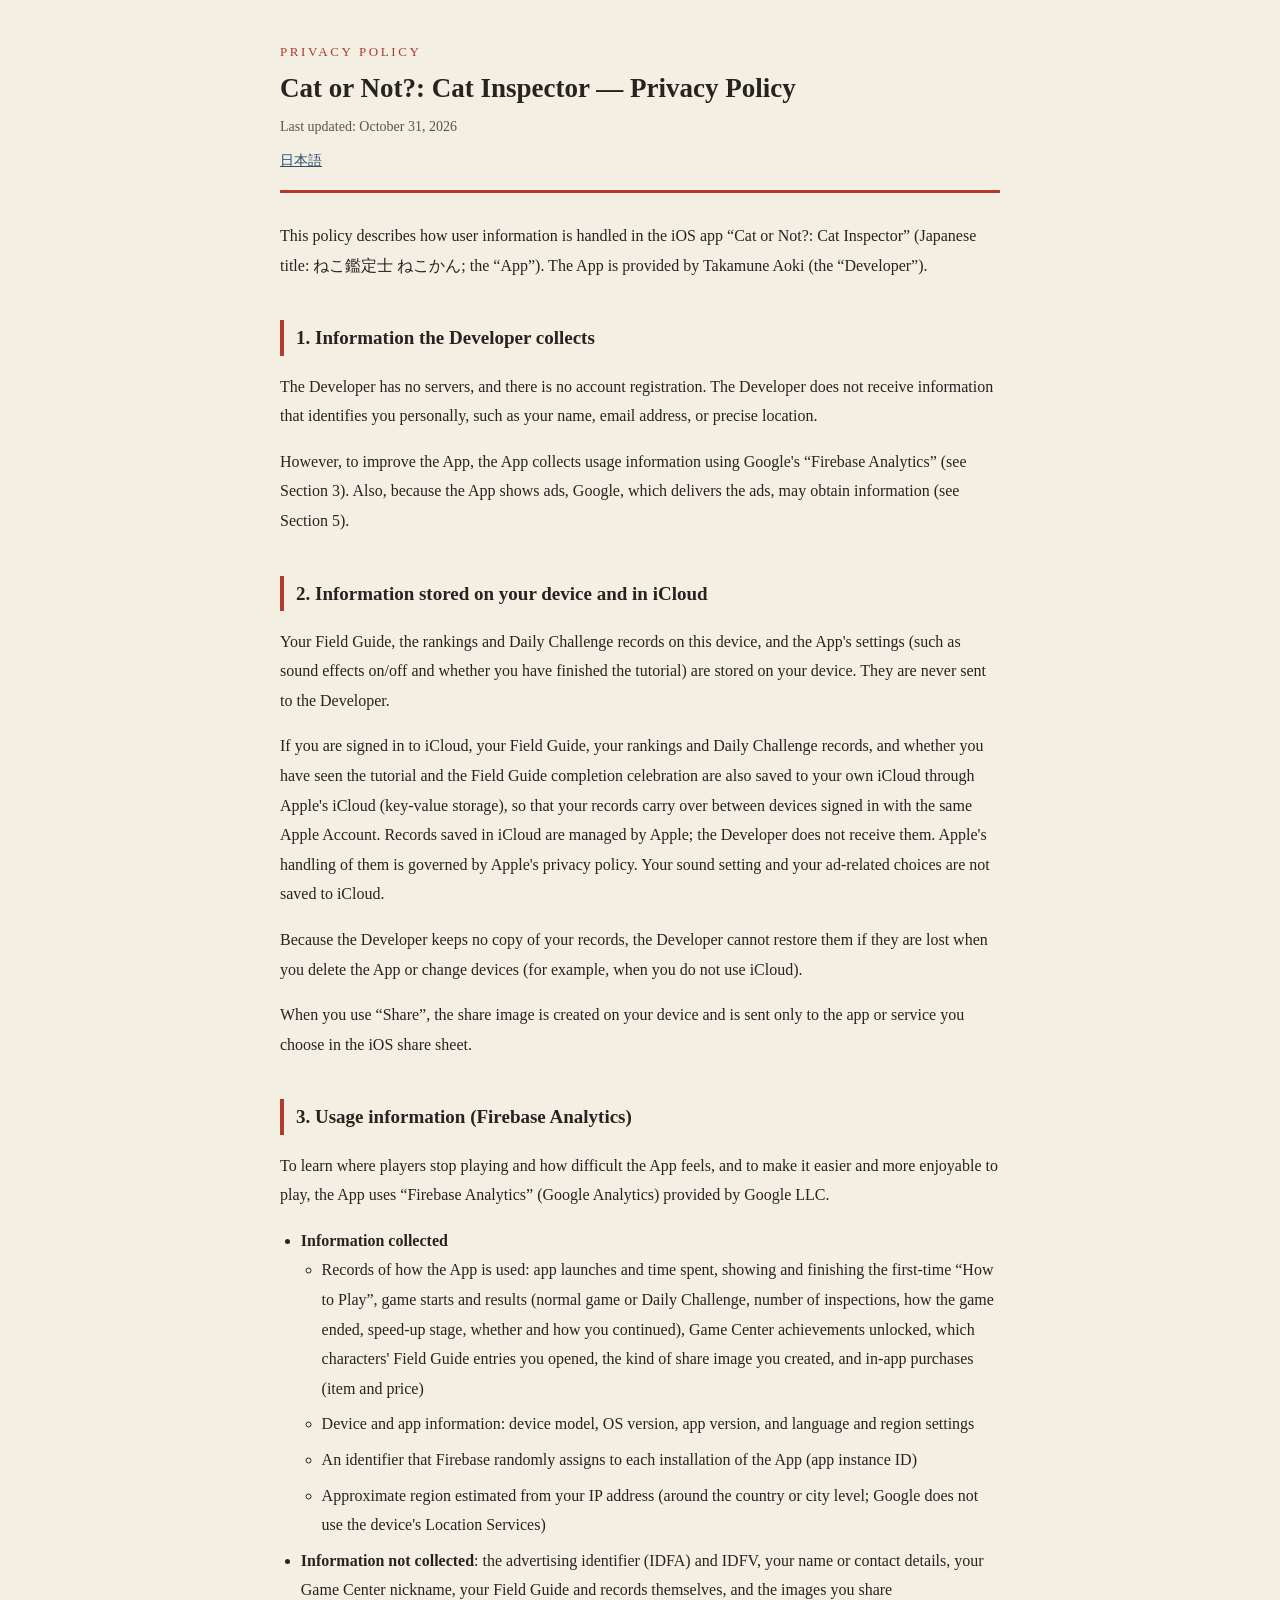
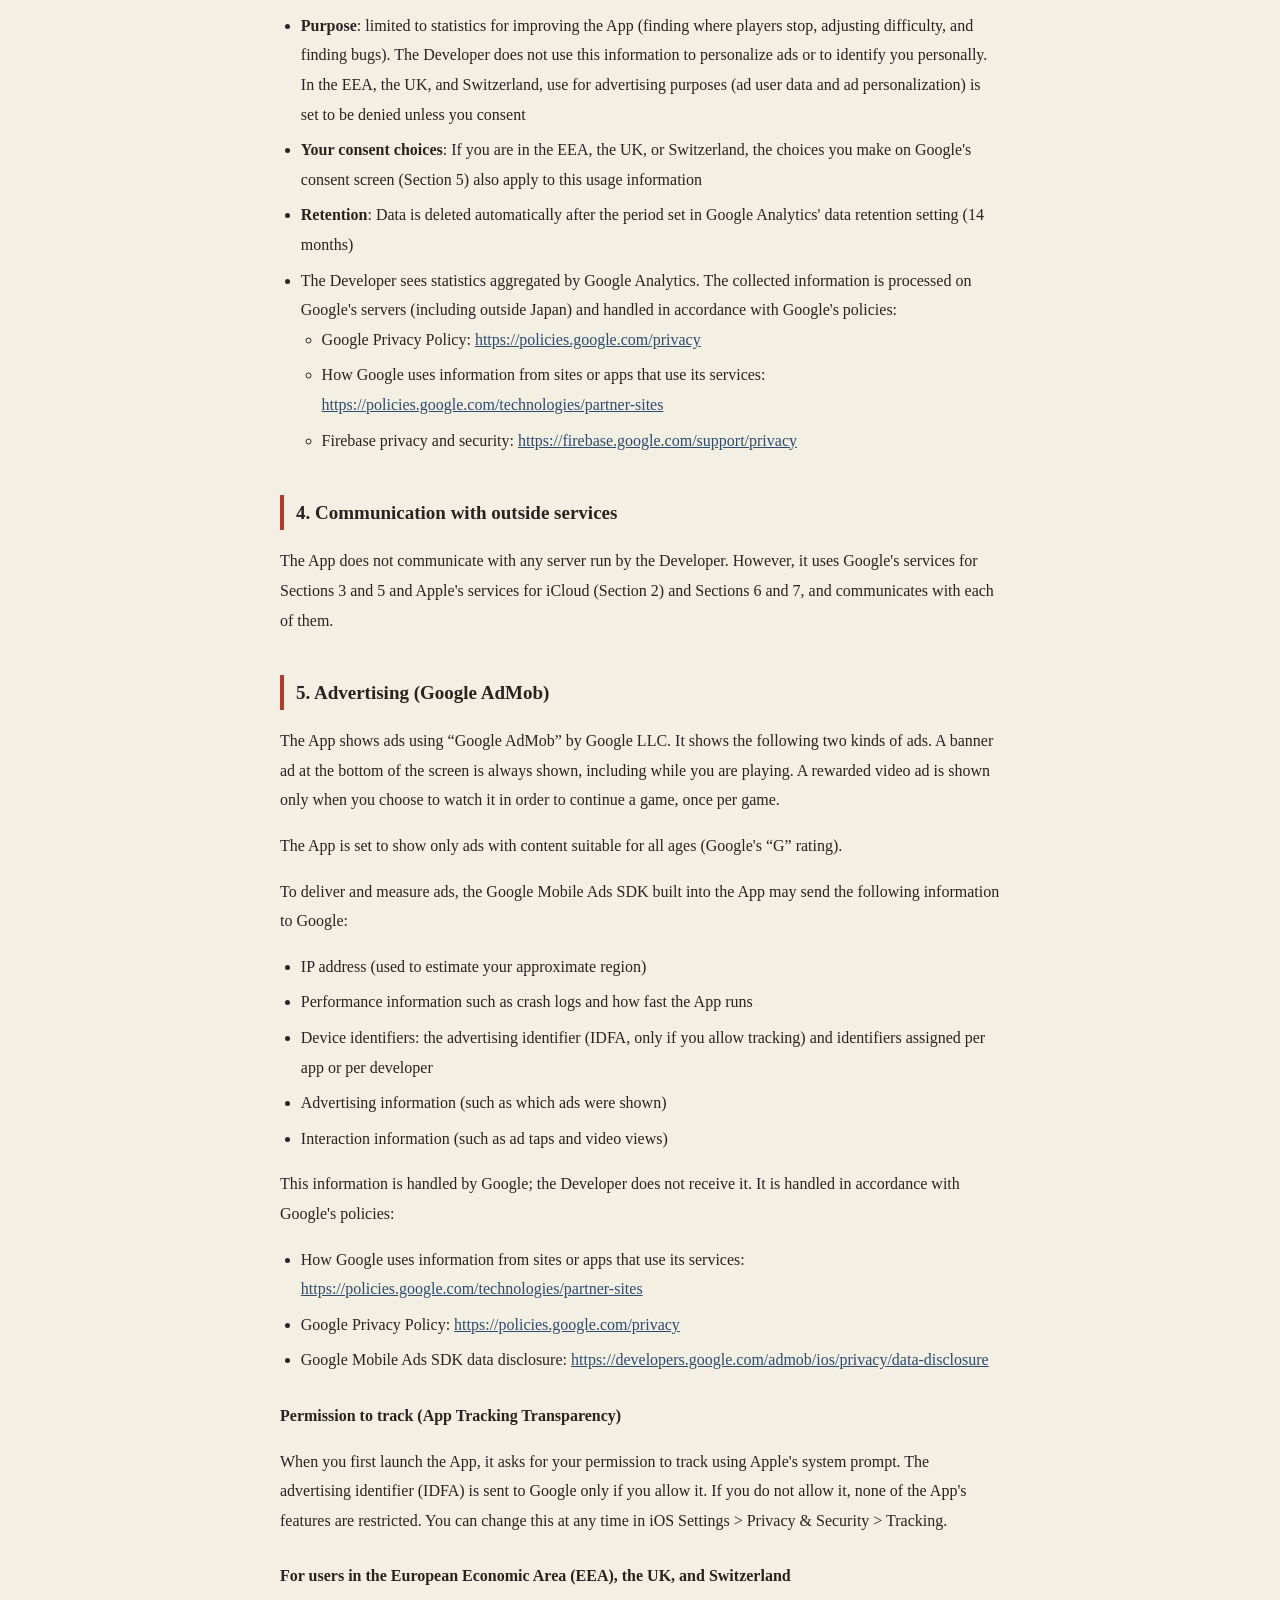
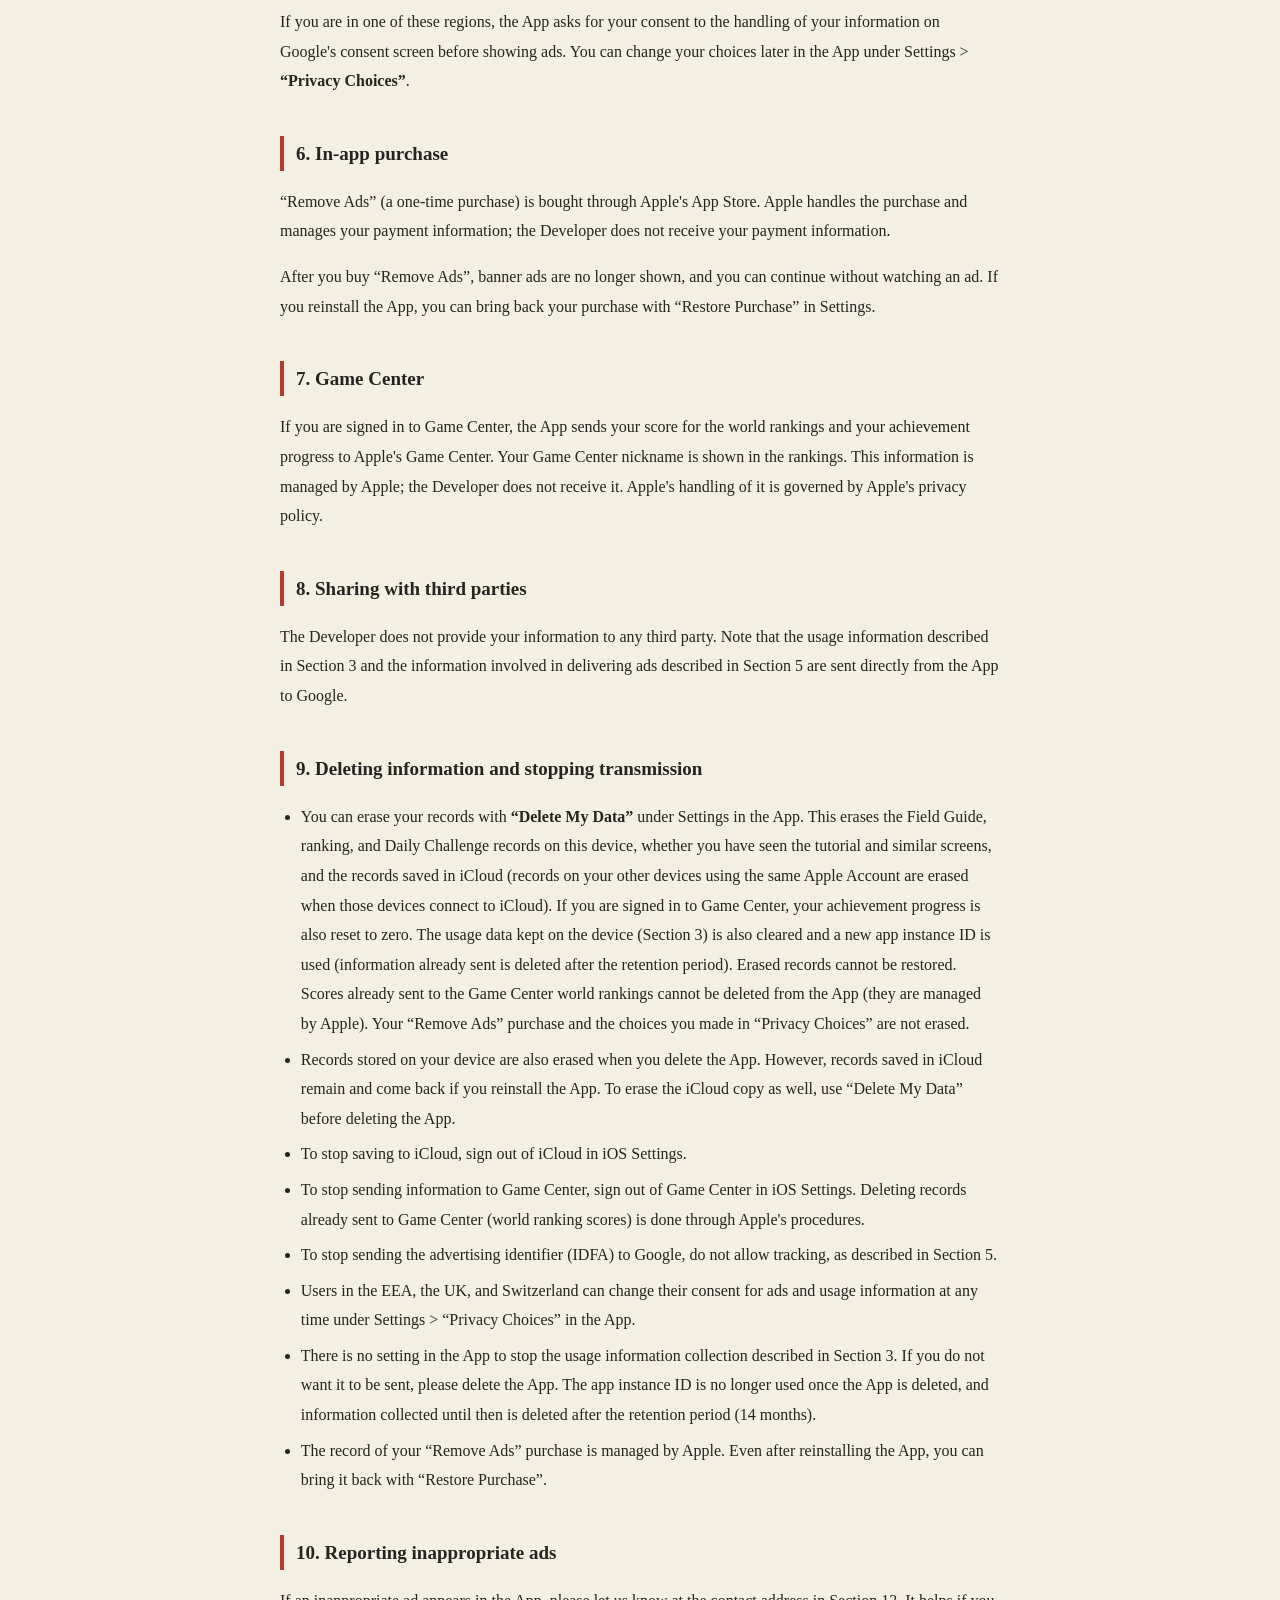
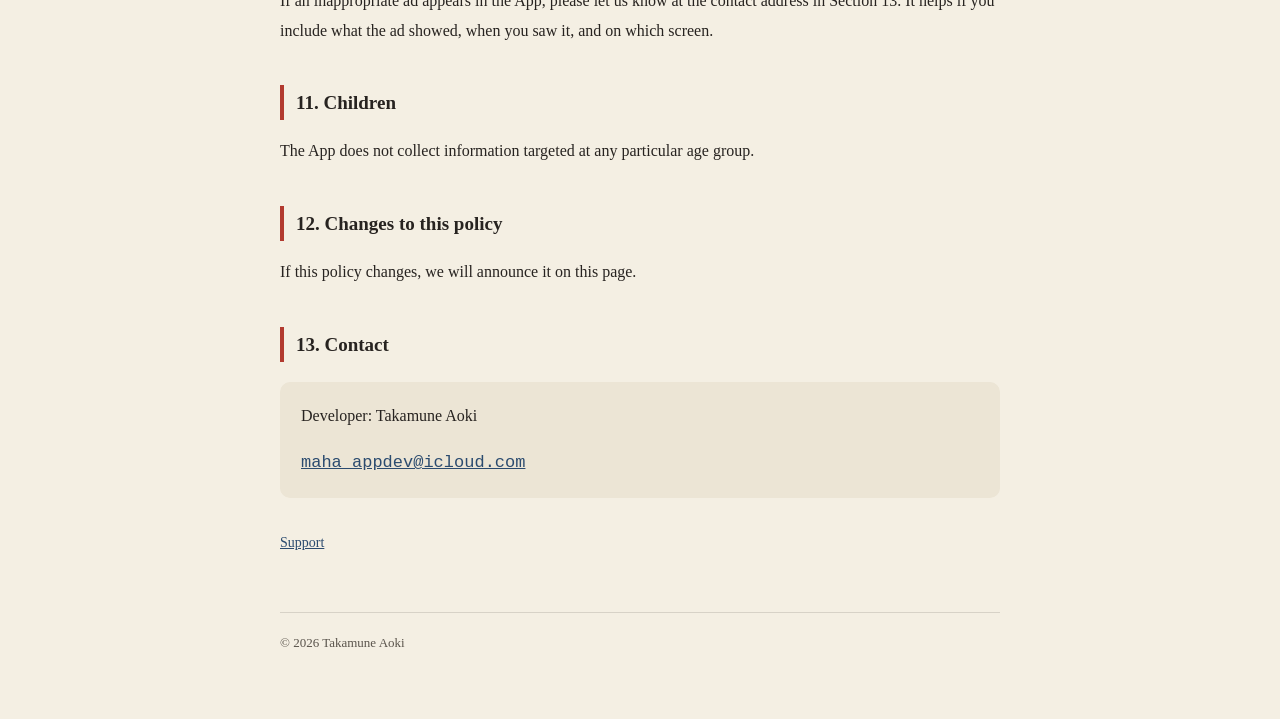
<file: nekokan/en/privacy.html>
<!doctype html>
<html lang="en">
<head>
<meta charset="utf-8">
<meta name="viewport" content="width=device-width, initial-scale=1">
<title>Cat or Not? Privacy Policy</title>
<meta name="description" content="Privacy policy for the iOS app “Cat or Not?: Cat Inspector”.">
<link rel="stylesheet" href="../../style.css">
<link rel="alternate" hreflang="ja" href="../privacy.html">
<link rel="alternate" hreflang="en" href="privacy.html">
</head>
<body>
<div class="wrap">

<header>
  <p class="kicker">PRIVACY POLICY</p>
  <h1>Cat or Not?: Cat Inspector — Privacy Policy</h1>
  <p>Last updated: October 31, 2026</p>
  <p class="soft"><a href="../privacy.html" lang="ja" hreflang="ja">日本語</a></p>
</header>

<p>This policy describes how user information is handled in the iOS app “Cat or Not?: Cat Inspector” (Japanese title: ねこ鑑定士 ねこかん; the “App”).
The App is provided by Takamune Aoki (the “Developer”).</p>

<h2>1. Information the Developer collects</h2>
<p>The Developer has no servers, and there is no account registration.
The Developer does not receive information that identifies you personally, such as your name, email address, or precise location.</p>
<p>However, to improve the App, the App collects usage information using Google's “Firebase Analytics” (see Section 3).
Also, because the App shows ads, Google, which delivers the ads, may obtain information (see Section 5).</p>

<h2>2. Information stored on your device and in iCloud</h2>
<p>Your Field Guide, the rankings and Daily Challenge records on this device, and the App's settings (such as sound effects on/off and whether you have finished the tutorial)
are stored on your device. They are never sent to the Developer.</p>
<p>If you are signed in to iCloud, your Field Guide, your rankings and Daily Challenge records, and whether you have seen the tutorial and the Field Guide completion celebration
are also saved to your own iCloud through Apple's iCloud (key-value storage), so that your records carry over between devices signed in with the same Apple Account.
Records saved in iCloud are managed by Apple; the Developer does not receive them. Apple's handling of them is governed by Apple's privacy policy.
Your sound setting and your ad-related choices are not saved to iCloud.</p>
<p>Because the Developer keeps no copy of your records, the Developer cannot restore them if they are lost when you delete the App or change devices (for example, when you do not use iCloud).</p>
<p>When you use “Share”, the share image is created on your device and is sent only to the app or service you choose in the iOS share sheet.</p>

<h2>3. Usage information (Firebase Analytics)</h2>
<p>To learn where players stop playing and how difficult the App feels, and to make it easier and more enjoyable to play,
the App uses “Firebase Analytics” (Google Analytics) provided by Google LLC.</p>
<ul>
  <li><strong>Information collected</strong>
    <ul>
      <li>Records of how the App is used: app launches and time spent, showing and finishing the first-time “How to Play”, game starts and results (normal game or Daily Challenge, number of inspections, how the game ended, speed-up stage, whether and how you continued),
        Game Center achievements unlocked, which characters' Field Guide entries you opened, the kind of share image you created, and in-app purchases (item and price)</li>
      <li>Device and app information: device model, OS version, app version, and language and region settings</li>
      <li>An identifier that Firebase randomly assigns to each installation of the App (app instance ID)</li>
      <li>Approximate region estimated from your IP address (around the country or city level; Google does not use the device's Location Services)</li>
    </ul>
  </li>
  <li><strong>Information not collected</strong>: the advertising identifier (IDFA) and IDFV, your name or contact details, your Game Center nickname, your Field Guide and records themselves, and the images you share</li>
  <li><strong>Purpose</strong>: limited to statistics for improving the App (finding where players stop, adjusting difficulty, and finding bugs).
    The Developer does not use this information to personalize ads or to identify you personally.
    In the EEA, the UK, and Switzerland, use for advertising purposes (ad user data and ad personalization) is set to be denied unless you consent</li>
  <li><strong>Your consent choices</strong>: If you are in the EEA, the UK, or Switzerland, the choices you make on Google's consent screen (Section 5) also apply to this usage information</li>
  <li><strong>Retention</strong>: Data is deleted automatically after the period set in Google Analytics' data retention setting (14 months)</li>
  <li>The Developer sees statistics aggregated by Google Analytics. The collected information is processed on Google's servers (including outside Japan) and handled in accordance with Google's policies:
    <ul>
      <li>Google Privacy Policy: <a href="https://policies.google.com/privacy">https://policies.google.com/privacy</a></li>
      <li>How Google uses information from sites or apps that use its services: <a href="https://policies.google.com/technologies/partner-sites">https://policies.google.com/technologies/partner-sites</a></li>
      <li>Firebase privacy and security: <a href="https://firebase.google.com/support/privacy">https://firebase.google.com/support/privacy</a></li>
    </ul>
  </li>
</ul>

<h2>4. Communication with outside services</h2>
<p>The App does not communicate with any server run by the Developer.
However, it uses Google's services for Sections 3 and 5 and Apple's services for iCloud (Section 2) and Sections 6 and 7, and communicates with each of them.</p>

<h2>5. Advertising (Google AdMob)</h2>
<p>The App shows ads using “Google AdMob” by Google LLC. It shows the following two kinds of ads.
A banner ad at the bottom of the screen is always shown, including while you are playing.
A rewarded video ad is shown only when you choose to watch it in order to continue a game, once per game.</p>
<p>The App is set to show only ads with content suitable for all ages (Google's “G” rating).</p>

<p>To deliver and measure ads, the Google Mobile Ads SDK built into the App may send the following information to Google:</p>
<ul>
  <li>IP address (used to estimate your approximate region)</li>
  <li>Performance information such as crash logs and how fast the App runs</li>
  <li>Device identifiers: the advertising identifier (IDFA, only if you allow tracking) and identifiers assigned per app or per developer</li>
  <li>Advertising information (such as which ads were shown)</li>
  <li>Interaction information (such as ad taps and video views)</li>
</ul>
<p>This information is handled by Google; the Developer does not receive it. It is handled in accordance with Google's policies:</p>
<ul>
  <li>How Google uses information from sites or apps that use its services: <a href="https://policies.google.com/technologies/partner-sites">https://policies.google.com/technologies/partner-sites</a></li>
  <li>Google Privacy Policy: <a href="https://policies.google.com/privacy">https://policies.google.com/privacy</a></li>
  <li>Google Mobile Ads SDK data disclosure: <a href="https://developers.google.com/admob/ios/privacy/data-disclosure">https://developers.google.com/admob/ios/privacy/data-disclosure</a></li>
</ul>

<h3>Permission to track (App Tracking Transparency)</h3>
<p>When you first launch the App, it asks for your permission to track using Apple's system prompt.
The advertising identifier (IDFA) is sent to Google only if you allow it. If you do not allow it, none of the App's features are restricted.
You can change this at any time in iOS Settings &gt; Privacy &amp; Security &gt; Tracking.</p>

<h3>For users in the European Economic Area (EEA), the UK, and Switzerland</h3>
<p>If you are in one of these regions, the App asks for your consent to the handling of your information on Google's consent screen before showing ads.
You can change your choices later in the App under Settings &gt; <strong>“Privacy Choices”</strong>.</p>

<h2>6. In-app purchase</h2>
<p>“Remove Ads” (a one-time purchase) is bought through Apple's App Store. Apple handles the purchase and manages your payment information;
the Developer does not receive your payment information.</p>
<p>After you buy “Remove Ads”, banner ads are no longer shown, and you can continue without watching an ad.
If you reinstall the App, you can bring back your purchase with “Restore Purchase” in Settings.</p>

<h2>7. Game Center</h2>
<p>If you are signed in to Game Center, the App sends your score for the world rankings and your achievement progress to Apple's Game Center.
Your Game Center nickname is shown in the rankings. This information is managed by Apple; the Developer does not receive it.
Apple's handling of it is governed by Apple's privacy policy.</p>

<h2>8. Sharing with third parties</h2>
<p>The Developer does not provide your information to any third party.
Note that the usage information described in Section 3 and the information involved in delivering ads described in Section 5 are sent directly from the App to Google.</p>

<h2>9. Deleting information and stopping transmission</h2>
<ul>
  <li>You can erase your records with <strong>“Delete My Data”</strong> under Settings in the App. This erases the Field Guide, ranking, and Daily Challenge records on this device, whether you have seen the tutorial and similar screens, and the records saved in iCloud (records on your other devices using the same Apple Account are erased when those devices connect to iCloud).
    If you are signed in to Game Center, your achievement progress is also reset to zero. The usage data kept on the device (Section 3) is also cleared and a new app instance ID is used (information already sent is deleted after the retention period).
    Erased records cannot be restored.<br>
    Scores already sent to the Game Center world rankings cannot be deleted from the App (they are managed by Apple). Your “Remove Ads” purchase and the choices you made in “Privacy Choices” are not erased.</li>
  <li>Records stored on your device are also erased when you delete the App. However, records saved in iCloud remain and come back if you reinstall the App. To erase the iCloud copy as well, use “Delete My Data” before deleting the App.</li>
  <li>To stop saving to iCloud, sign out of iCloud in iOS Settings.</li>
  <li>To stop sending information to Game Center, sign out of Game Center in iOS Settings. Deleting records already sent to Game Center (world ranking scores) is done through Apple's procedures.</li>
  <li>To stop sending the advertising identifier (IDFA) to Google, do not allow tracking, as described in Section 5.</li>
  <li>Users in the EEA, the UK, and Switzerland can change their consent for ads and usage information at any time under Settings &gt; “Privacy Choices” in the App.</li>
  <li>There is no setting in the App to stop the usage information collection described in Section 3. If you do not want it to be sent, please delete the App. The app instance ID is no longer used once the App is deleted, and information collected until then is deleted after the retention period (14 months).</li>
  <li>The record of your “Remove Ads” purchase is managed by Apple. Even after reinstalling the App, you can bring it back with “Restore Purchase”.</li>
</ul>

<h2>10. Reporting inappropriate ads</h2>
<p>If an inappropriate ad appears in the App, please let us know at the contact address in Section 13.
It helps if you include what the ad showed, when you saw it, and on which screen.</p>

<h2>11. Children</h2>
<p>The App does not collect information targeted at any particular age group.</p>

<h2>12. Changes to this policy</h2>
<p>If this policy changes, we will announce it on this page.</p>

<h2>13. Contact</h2>
<div class="card contact">
  <p>Developer: Takamune Aoki</p>
  <p class="addr"><a href="mailto:maha_appdev@icloud.com">maha_appdev@icloud.com</a></p>
</div>

<nav class="crumbs"><a href="./">Support</a></nav>

<footer>© 2026 Takamune Aoki</footer>

</div>
</body>
</html>
</file>
<file: style.css>
/* 誠士録 サポート・プライバシーポリシー共通様式。
   アプリ本体(Seishiroku/Support/Theme.swift)の色に合わせてある。 */
:root {
  --washi: #F4EFE3;
  --washi-deep: #ECE5D5;
  --sumi: #272320;
  --sumi-soft: #5A544C;
  --shu: #B23A2F;
  --ai: #2B4B6F;
  --line: rgba(39, 35, 30, 0.14);
}
* { box-sizing: border-box; }
html { -webkit-text-size-adjust: 100%; }
body {
  margin: 0; padding: 0 20px 64px;
  background: var(--washi); color: var(--sumi);
  font-family: 'Hiragino Mincho ProN', 'Yu Mincho', serif;
  line-height: 1.85; font-size: 16px;
}
.wrap { max-width: 720px; margin: 0 auto; }

header { border-bottom: 3px solid var(--shu); padding: 40px 0 16px; margin-bottom: 28px; }
header .kicker { font-size: 13px; letter-spacing: 0.2em; color: var(--shu); margin: 0 0 6px; }
header h1 { margin: 0; font-size: 27px; line-height: 1.35; }
header p { margin: 8px 0 0; font-size: 14px; color: var(--sumi-soft); }

h2 {
  font-size: 19px; margin: 40px 0 12px; padding-left: 12px;
  border-left: 4px solid var(--shu);
}
h3 { font-size: 16px; margin: 26px 0 8px; }
p, li { color: var(--sumi); }
ul { padding-left: 1.3em; }
li { margin-bottom: 6px; }
a { color: var(--ai); }
.store { display: inline-block; margin-top: 8px; padding: 10px 18px; border-radius: 8px; background: var(--ai); color: #fff; text-decoration: none; font-weight: 700; }
.store:hover { opacity: .9; }
small, .soft { color: var(--sumi-soft); font-size: 14px; }

.card {
  background: #fff; border: 1px solid var(--line); border-radius: 10px;
  padding: 18px 20px; margin: 20px 0;
}
.card p:first-child { margin-top: 0; }
.card p:last-child { margin-bottom: 0; }

.contact { background: var(--washi-deep); border-color: transparent; }
.contact .addr {
  font-family: ui-monospace, 'SF Mono', Menlo, monospace;
  font-size: 17px; word-break: break-all;
}

.qa { border-top: 1px solid var(--line); padding-top: 16px; margin-top: 16px; }
.qa:first-of-type { border-top: 0; padding-top: 0; margin-top: 0; }
.qa .q { font-weight: 700; margin: 0 0 4px; }
.qa .a { margin: 0; color: var(--sumi-soft); font-size: 15px; }

nav.crumbs { margin: 32px 0 0; font-size: 14px; }
footer {
  margin-top: 56px; padding-top: 18px; border-top: 1px solid var(--line);
  font-size: 13px; color: var(--sumi-soft);
}

@media (prefers-color-scheme: dark) {
  :root {
    --washi: #1A1815; --washi-deep: #232019; --sumi: #EDE7DA;
    --sumi-soft: #A49C90; --line: rgba(237, 231, 218, 0.16);
  }
  .card { background: #232019; }
  a { color: #7FAFD4; }
}
</file>
